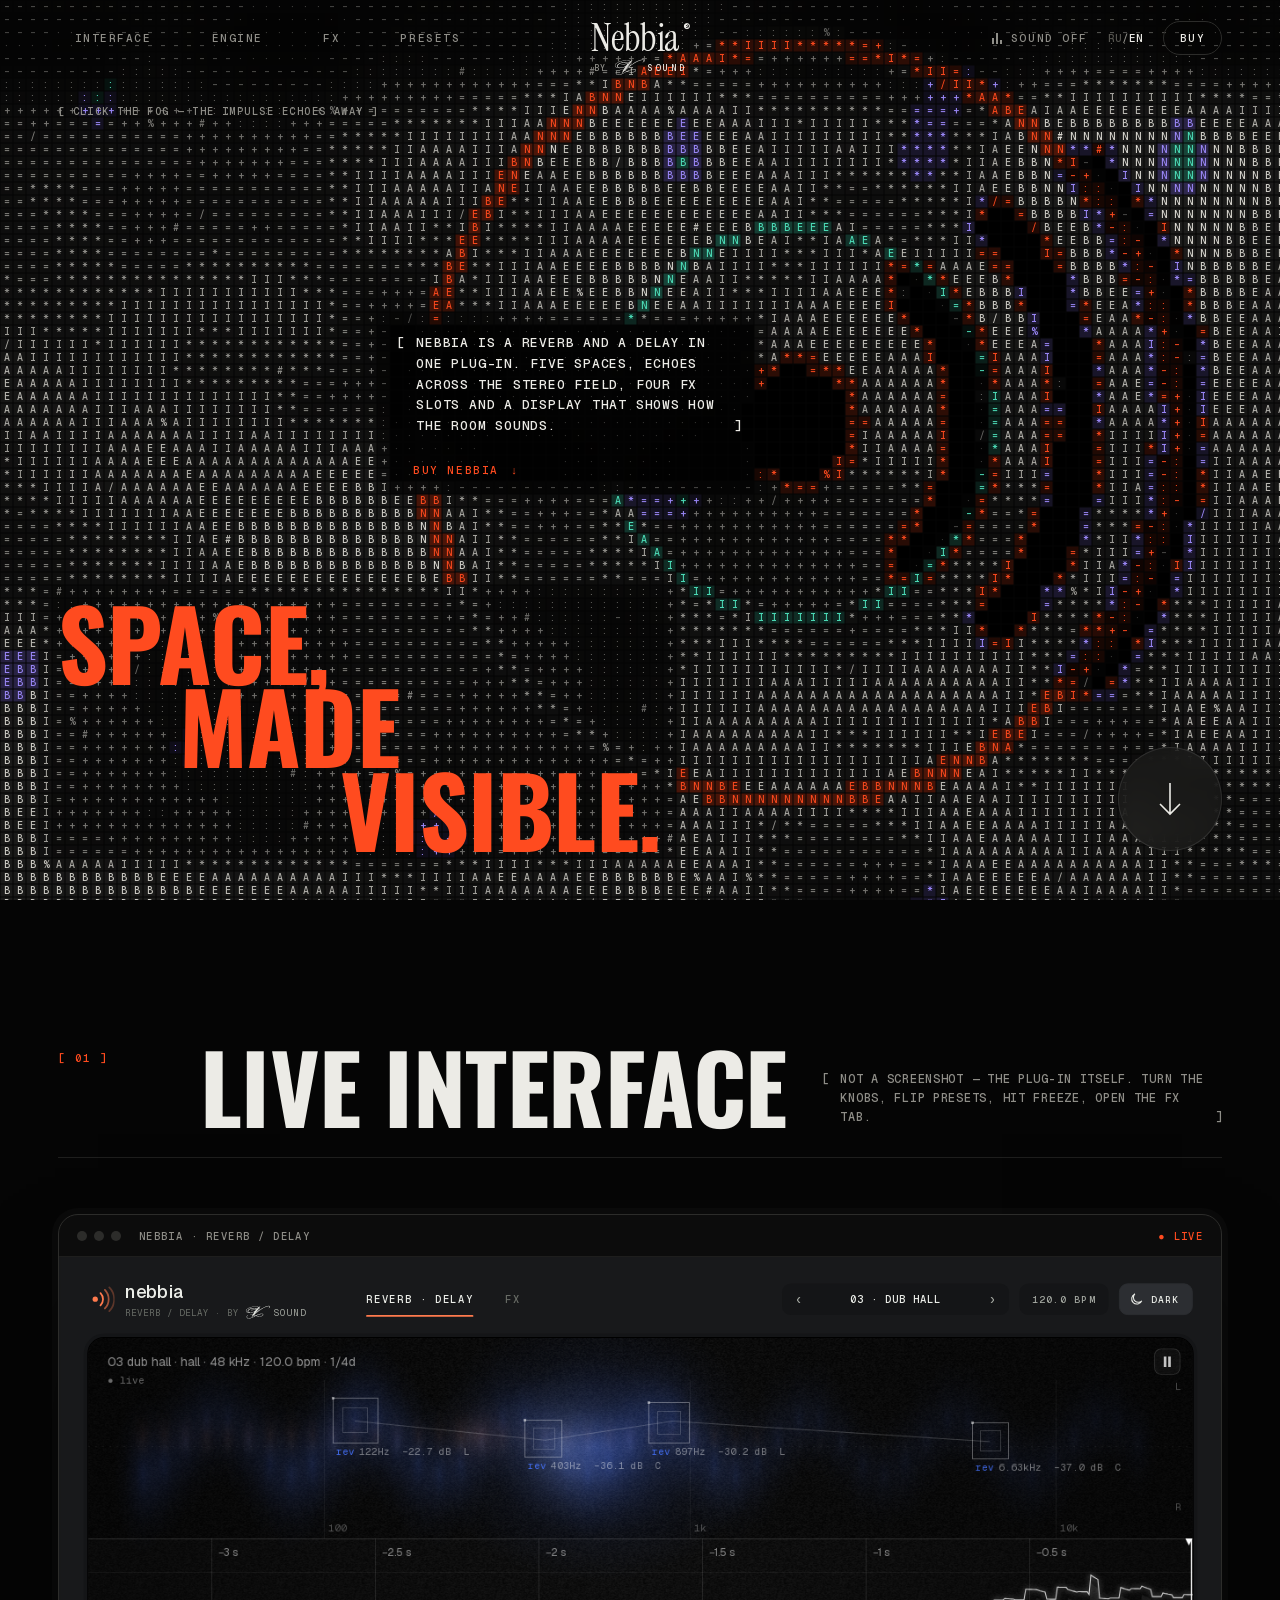
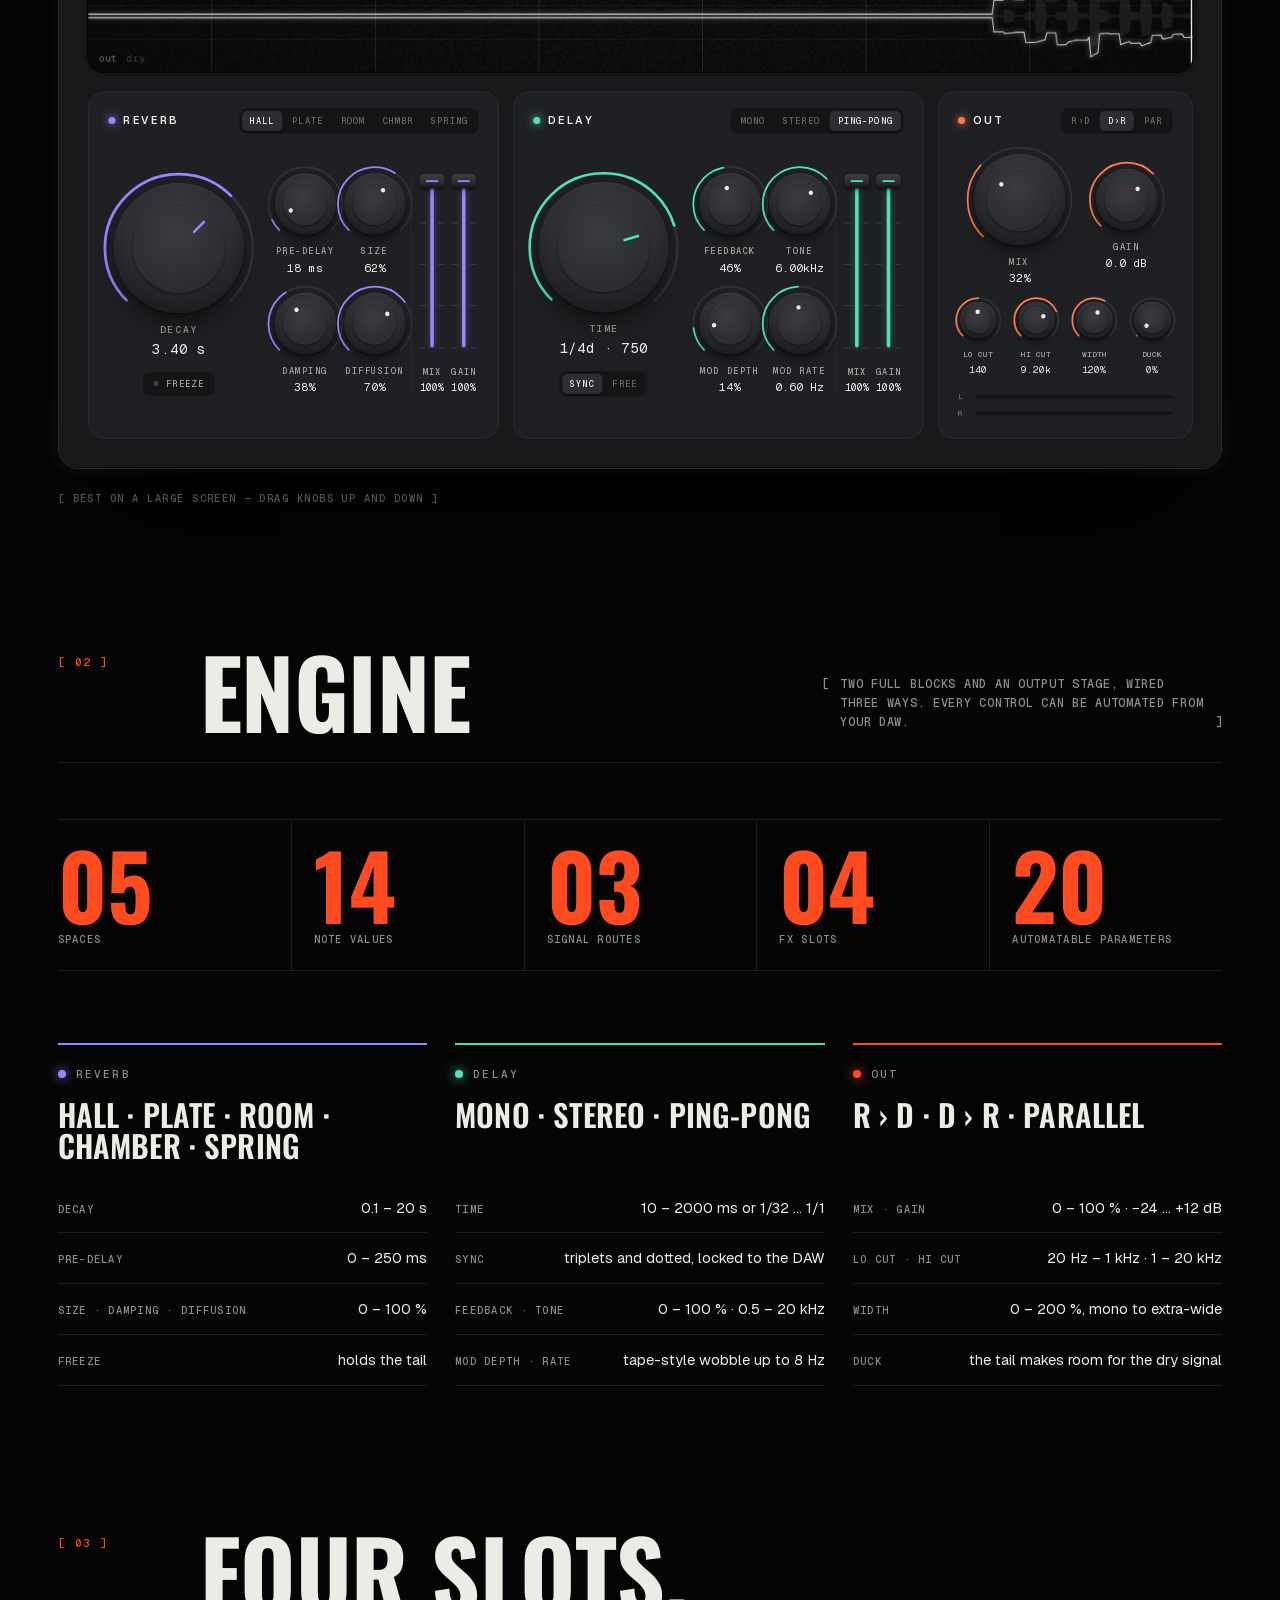
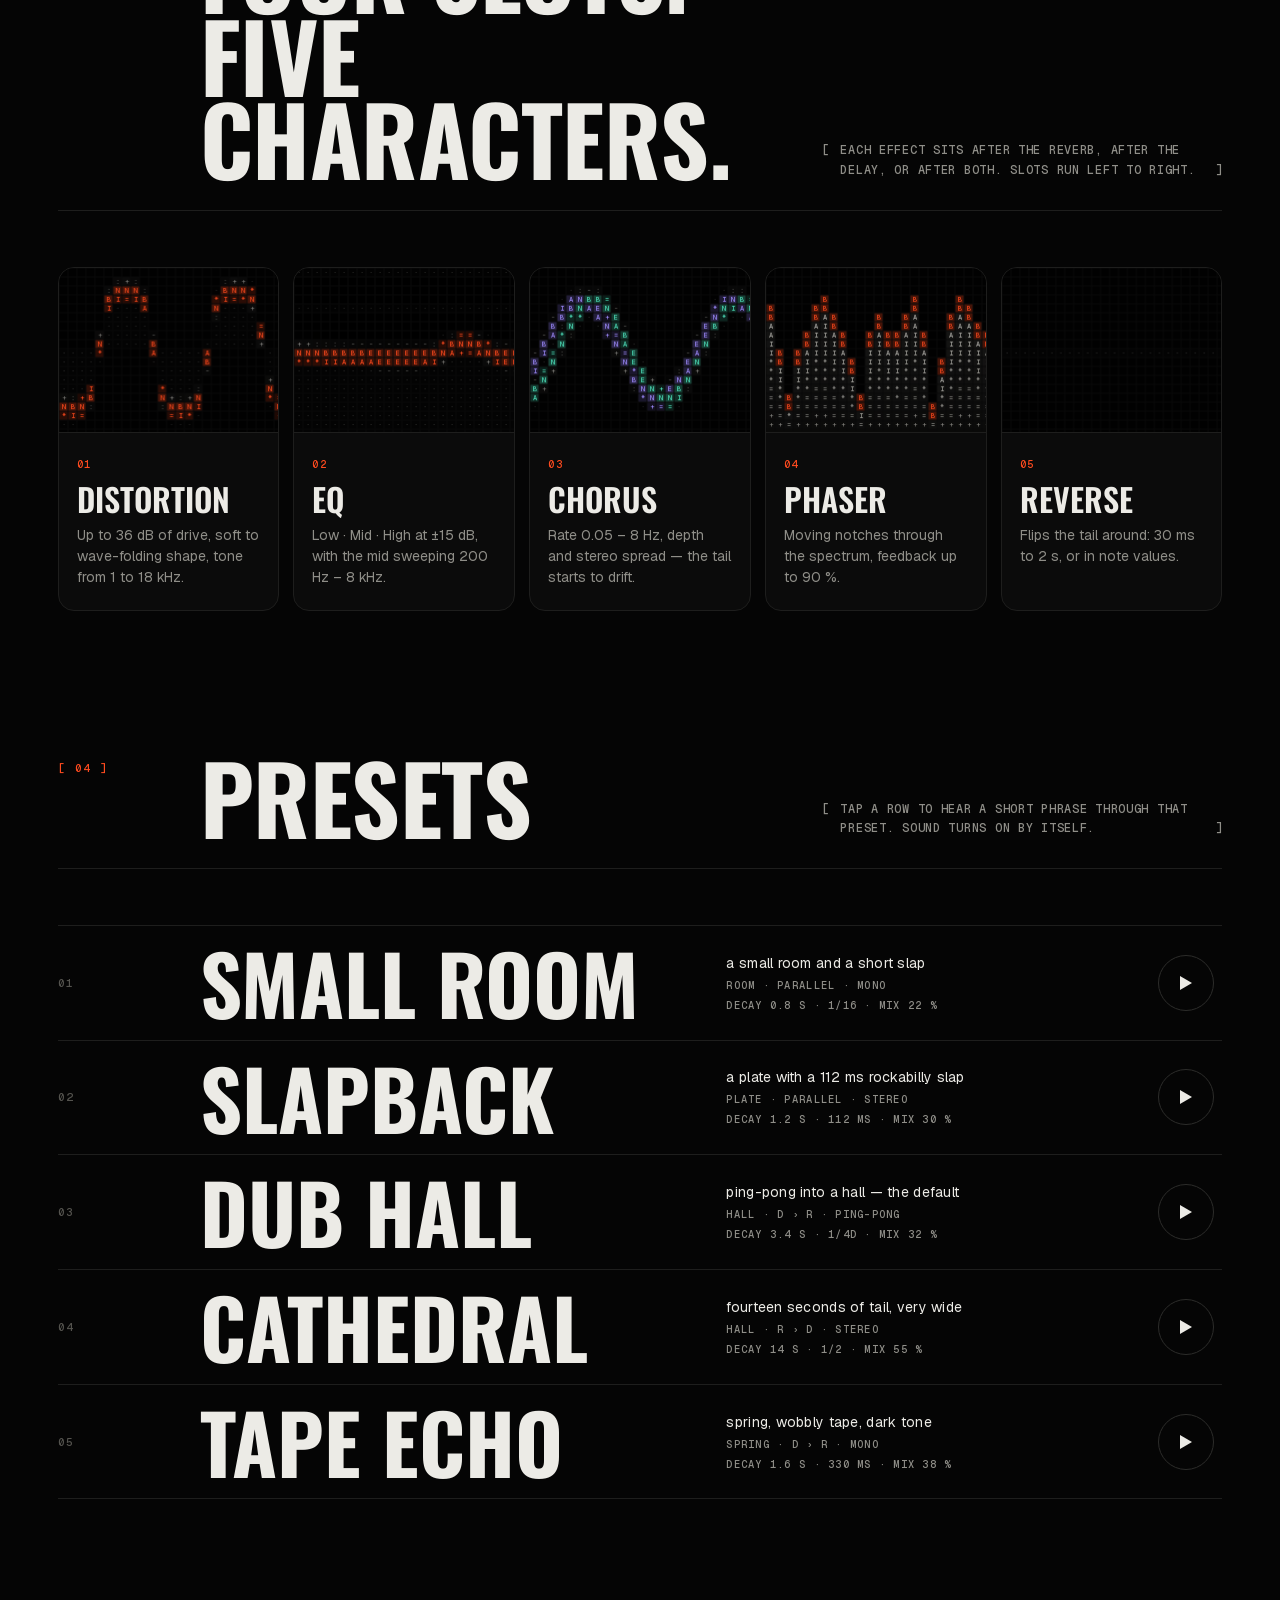
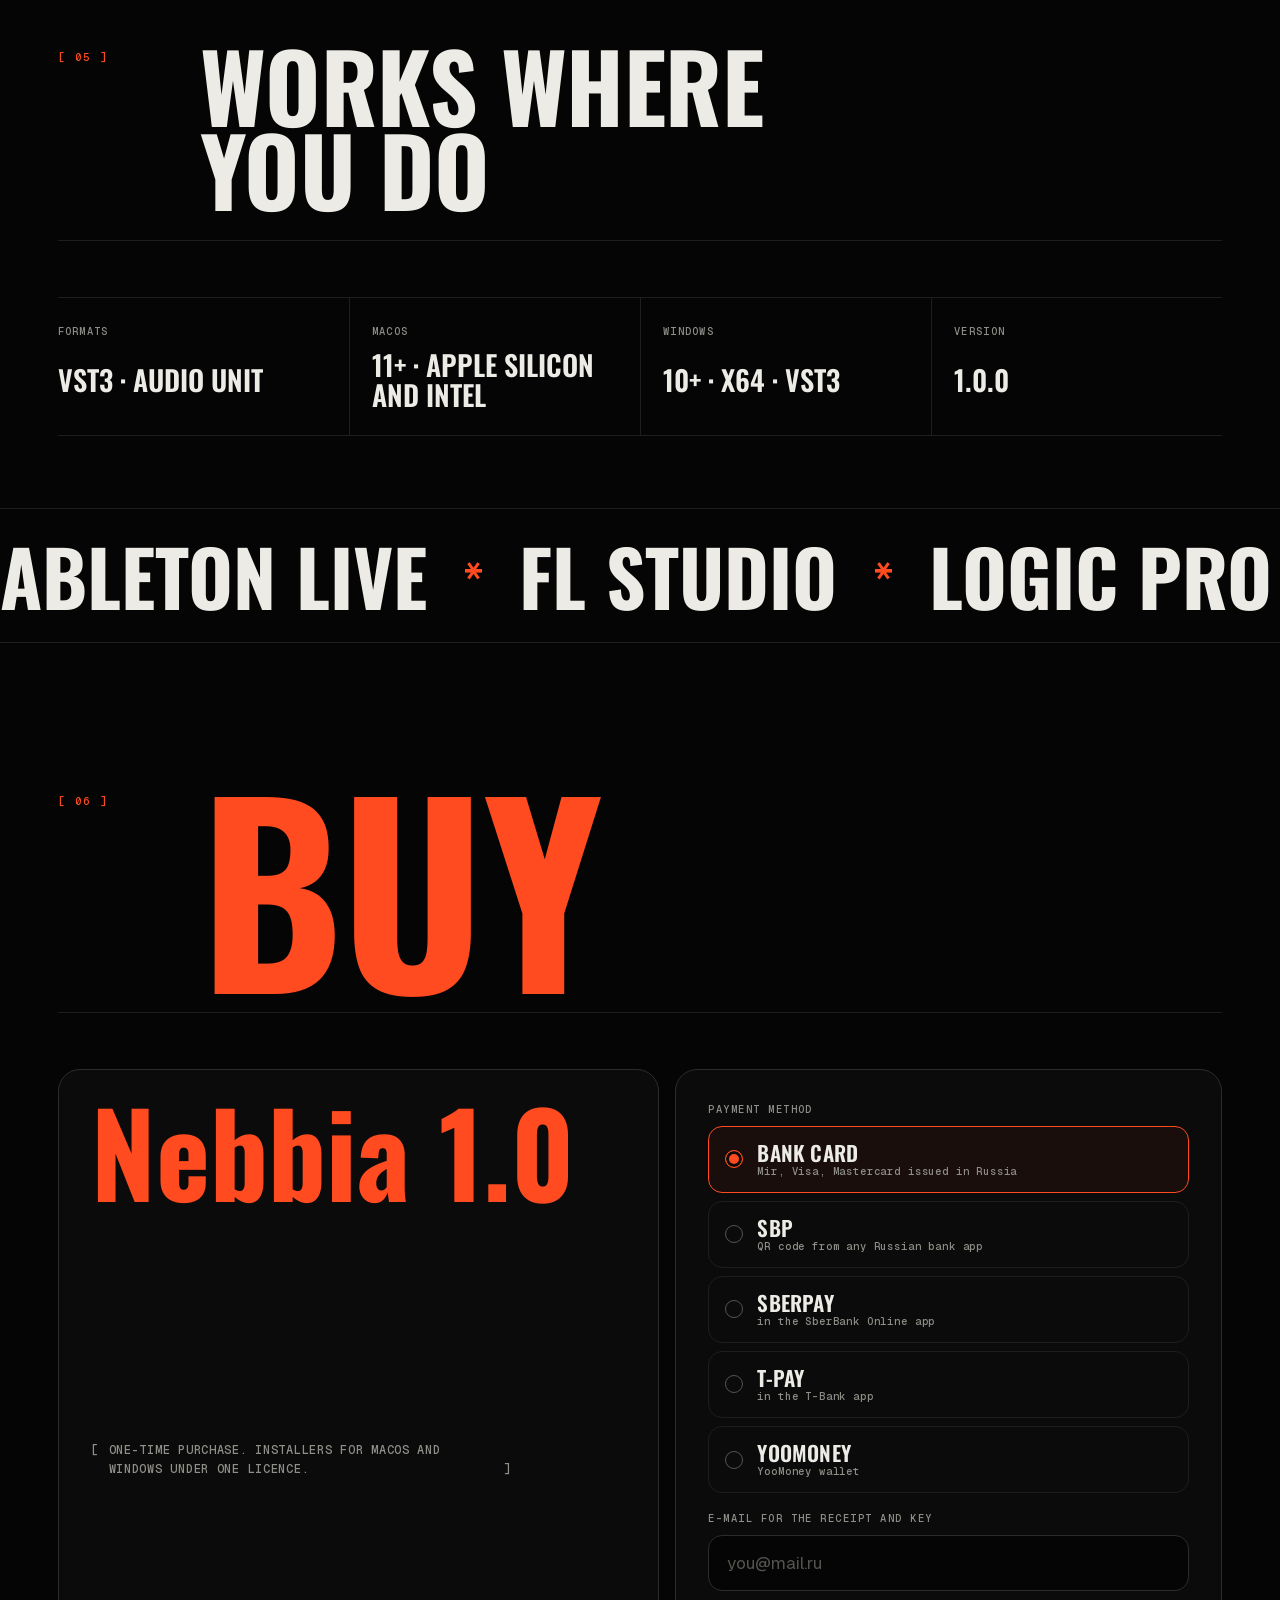
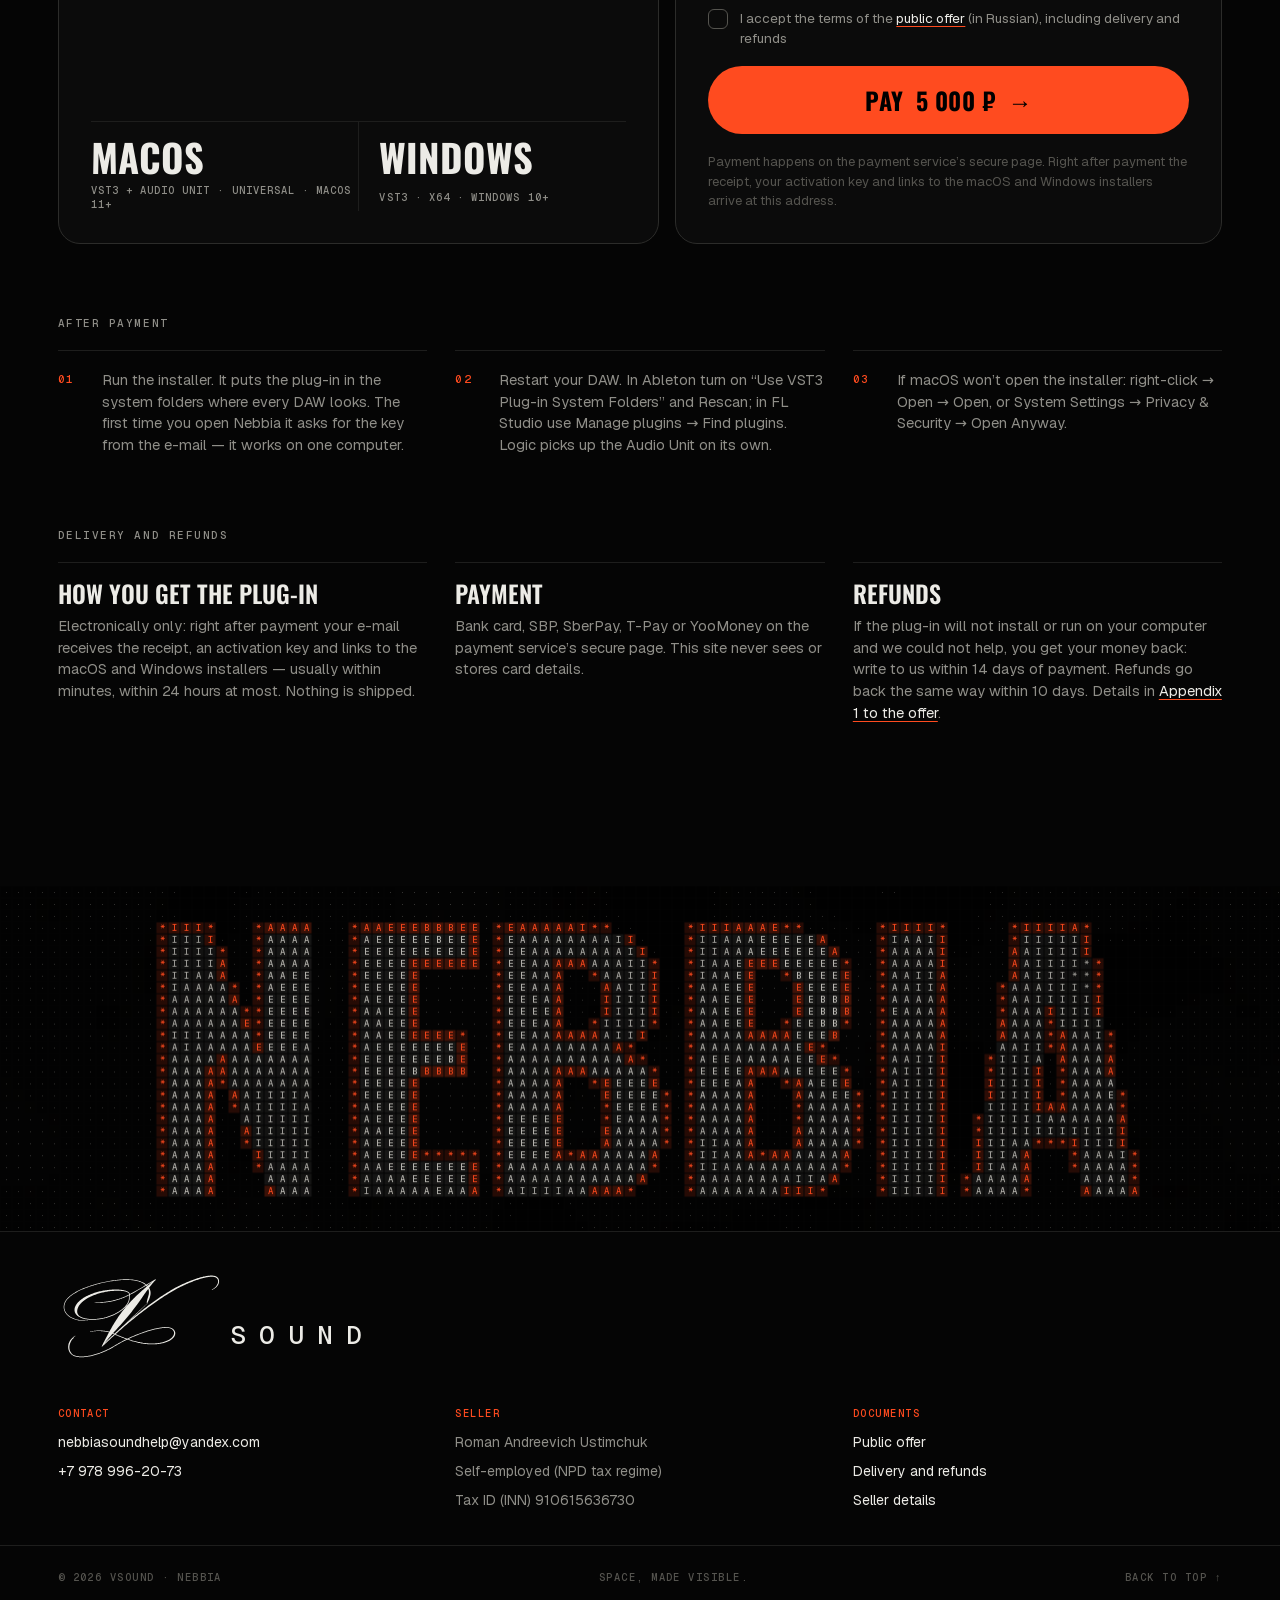
<file: index.html>
<!doctype html>
<html lang="ru">
<head>
<meta charset="utf-8">
<meta name="viewport" content="width=device-width, initial-scale=1">
<title>Nebbia by Vsound — Reverb / Delay</title>
<meta name="description" content="Nebbia — реверб и дилей в одном плагине. VST3 и Audio Unit для macOS и Windows.">
<meta name="theme-color" content="#050505">
<link rel="icon" href="data:image/svg+xml,%3Csvg xmlns='http://www.w3.org/2000/svg' viewBox='0 0 30 30' fill='none' stroke='%23ff4b1f' stroke-width='2.4' stroke-linecap='round'%3E%3Ccircle cx='8' cy='15' r='3.4' fill='%23ff4b1f' stroke='none'/%3E%3Cpath d='M14 8a10 10 0 0 1 0 14'/%3E%3Cpath d='M19 4.5a15 15 0 0 1 0 21' opacity='.6'/%3E%3Cpath d='M24 1.5a19 19 0 0 1 0 27' opacity='.3'/%3E%3C/svg%3E">
<link rel="preconnect" href="https://fonts.googleapis.com">
<link rel="preconnect" href="https://fonts.gstatic.com" crossorigin>
<link href="https://fonts.googleapis.com/css2?family=Instrument+Serif&family=Oswald:wght@500;600;700&display=swap" rel="stylesheet">
<link rel="stylesheet" href="site.css">
</head>
<body>

<header class="top" id="top">
  <nav class="nav-l" aria-label="Разделы">
    <a href="#ui" data-i18n="navUi">Интерфейс</a>
    <a href="#engine" data-i18n="navEngine">Движок</a>
    <a href="#fx">FX</a>
    <a href="#presets" data-i18n="navPresets">Пресеты</a>
  </nav>
  <a class="logo" href="#" aria-label="Nebbia">Nebbia<sup>®</sup><small class="by">by <img src="vsound-v-small.svg" alt="V"><b>SOUND</b></small></a>
  <div class="nav-r">
    <button class="snd" id="snd" aria-pressed="false"><span class="eq" aria-hidden="true"><i></i><i></i><i></i></span><span data-i18n="sndOff">Звук выкл</span></button>
    <button class="lang" id="lang" aria-label="Language"><b data-l="ru">RU</b>/<b data-l="en">EN</b></button>
    <a class="dl" href="#buy"><span data-i18n="navDl">Купить</span></a>
  </div>
</header>

<main>

<!-- ================= HERO ================= -->
<section class="hero" id="hero">
  <canvas id="field" aria-hidden="true"></canvas>

  <div class="blurb" id="blurb">
    <p class="br" data-i18n="blurb">Nebbia — реверб и дилей в одном плагине. Пять пространств, эхо по стерео, четыре FX-слота и дисплей, на котором видно, как звучит комната.</p>
    <a class="cta" href="#buy"><span data-i18n="ctaDl">Купить Nebbia</span> <em>↓</em></a>
  </div>

  <h1 class="headline" id="headline">
    <span class="hl l1" data-i18n="h1a">Пространство,</span>
    <span class="hl l2" data-i18n="h1b">которое</span>
    <span class="hl l3" data-i18n="h1c">видно.</span>
  </h1>

  <p class="hint" id="hint" data-i18n="hint">[ кликните по туману — импульс уйдёт эхом ]</p>

  <a class="down" href="#ui" aria-label="Вниз">
    <svg width="22" height="34" viewBox="0 0 22 34" fill="none" stroke="currentColor" stroke-width="1.6"><path d="M11 1v31M1 22l10 10 10-10"/></svg>
  </a>
</section>

<!-- ================= 01 LIVE UI ================= -->
<section class="sec" id="ui">
  <div class="shead rv">
    <span class="idx">[ 01 ]</span>
    <h2 class="scr" data-i18n="uiH">Живой интерфейс</h2>
    <p class="br" data-i18n="uiP">Это не скриншот — это сам плагин. Крутите ручки, листайте пресеты, включите Freeze, откройте вкладку FX.</p>
  </div>
  <div class="device rv">
    <div class="device-bar"><span><i></i><i></i><i></i></span><b>Nebbia · Reverb / Delay</b><em data-i18n="uiLive">● live</em></div>
    <div class="device-screen"><iframe src="ui/index.html" title="Nebbia plug-in interface" loading="lazy"></iframe></div>
  </div>
  <p class="note rv" data-i18n="uiNote">[ лучше смотреть на большом экране — ручки тянутся вверх и вниз ]</p>
</section>

<!-- ================= 02 ENGINE ================= -->
<section class="sec" id="engine">
  <div class="shead rv">
    <span class="idx">[ 02 ]</span>
    <h2 class="scr" data-i18n="engH">Движок</h2>
    <p class="br" data-i18n="engP">Два полноценных блока и выход, которые можно соединить тремя способами. Каждая ручка автоматизируется из DAW.</p>
  </div>

  <div class="stats rv">
    <div><b class="count" data-n="5">05</b><span data-i18n="st1">пространств</span></div>
    <div><b class="count" data-n="14">14</b><span data-i18n="st2">нотных длительностей</span></div>
    <div><b class="count" data-n="3">03</b><span data-i18n="st3">маршрута сигнала</span></div>
    <div><b class="count" data-n="4">04</b><span data-i18n="st4">FX-слота</span></div>
    <div><b class="count" data-n="20">20</b><span data-i18n="st5">параметров автоматизации</span></div>
  </div>

  <div class="mods">
    <article class="mod rv" style="--c:var(--rev)">
      <header><i></i><span>Reverb</span></header>
      <h3 class="scr">Hall · Plate · Room · Chamber · Spring</h3>
      <ul>
        <li><span>Decay</span><b>0.1 – 20 s</b></li>
        <li><span>Pre-delay</span><b>0 – 250 ms</b></li>
        <li><span>Size · Damping · Diffusion</span><b>0 – 100 %</b></li>
        <li><span>Freeze</span><b data-i18n="freeze">хвост застывает</b></li>
      </ul>
    </article>
    <article class="mod rv" style="--c:var(--dly)">
      <header><i></i><span>Delay</span></header>
      <h3 class="scr">Mono · Stereo · Ping-Pong</h3>
      <ul>
        <li><span>Time</span><b data-i18n="dTime">10 – 2000 ms или 1/32 … 1/1</b></li>
        <li><span>Sync</span><b data-i18n="dSync">триоли и точки по темпу DAW</b></li>
        <li><span>Feedback · Tone</span><b>0 – 100 % · 0.5 – 20 kHz</b></li>
        <li><span>Mod Depth · Rate</span><b data-i18n="dMod">ленточная модуляция до 8 Hz</b></li>
      </ul>
    </article>
    <article class="mod rv" style="--c:var(--hot)">
      <header><i></i><span>Out</span></header>
      <h3 class="scr">R › D · D › R · Parallel</h3>
      <ul>
        <li><span>Mix · Gain</span><b>0 – 100 % · −24 … +12 dB</b></li>
        <li><span>Lo Cut · Hi Cut</span><b>20 Hz – 1 kHz · 1 – 20 kHz</b></li>
        <li><span>Width</span><b data-i18n="oWidth">0 – 200 %, от моно до сверхширины</b></li>
        <li><span>Duck</span><b data-i18n="oDuck">хвост уступает сухому сигналу</b></li>
      </ul>
    </article>
  </div>
</section>

<!-- ================= 03 FX ================= -->
<section class="sec" id="fx">
  <div class="shead rv">
    <span class="idx">[ 03 ]</span>
    <h2 class="scr" data-i18n="fxH">Четыре слота. Пять характеров.</h2>
    <p class="br" data-i18n="fxP">Каждый эффект встаёт после реверба, после дилея или после обоих. Слоты обрабатываются слева направо.</p>
  </div>
  <div class="fxgrid">
    <article class="fxc rv" data-fx="distortion"><canvas></canvas><div><span class="n">01</span><h3>Distortion</h3><p data-i18n="fx1">Drive до 36 dB, форма от мягкой до folding, тон 1–18 kHz.</p></div></article>
    <article class="fxc rv" data-fx="eq"><canvas></canvas><div><span class="n">02</span><h3>EQ</h3><p data-i18n="fx2">Low · Mid · High по ±15 dB, середина плавает от 200 Hz до 8 kHz.</p></div></article>
    <article class="fxc rv" data-fx="chorus"><canvas></canvas><div><span class="n">03</span><h3>Chorus</h3><p data-i18n="fx3">Rate 0.05–8 Hz, глубина и стерео-разнос — хвост начинает плыть.</p></div></article>
    <article class="fxc rv" data-fx="phaser"><canvas></canvas><div><span class="n">04</span><h3>Phaser</h3><p data-i18n="fx4">Бегущие вырезы по спектру, обратная связь до 90 %.</p></div></article>
    <article class="fxc rv" data-fx="reverse"><canvas></canvas><div><span class="n">05</span><h3>Reverse</h3><p data-i18n="fx5">Разворачивает хвост: от 30 ms до 2 s или в долях такта.</p></div></article>
  </div>
</section>

<!-- ================= 04 PRESETS ================= -->
<section class="sec" id="presets">
  <div class="shead rv">
    <span class="idx">[ 04 ]</span>
    <h2 class="scr" data-i18n="prH">Пресеты</h2>
    <p class="br" data-i18n="prP">Нажмите на строку — прозвучит короткая фраза через этот пресет. Звук включится сам.</p>
  </div>
  <ol class="plist" id="plist"></ol>
</section>

<!-- ================= 05 COMPAT ================= -->
<section class="sec" id="compat">
  <div class="shead rv">
    <span class="idx">[ 05 ]</span>
    <h2 class="scr" data-i18n="cpH">Работает там, где вы</h2>
  </div>
  <div class="specs rv">
    <div><span data-i18n="cpF">Форматы</span><b>VST3 · Audio Unit</b></div>
    <div><span>macOS</span><b data-i18n="cpMac">11+ · Apple Silicon и Intel</b></div>
    <div><span>Windows</span><b data-i18n="cpWin">10+ · x64 · VST3</b></div>
    <div><span data-i18n="cpV">Версия</span><b>1.0.0</b></div>
  </div>
  <div class="marquee" aria-label="Ableton Live, FL Studio, Logic Pro, Cubase, Reaper, Bitwig, Studio One, GarageBand">
    <div class="mq-track" aria-hidden="true">
      <span>Ableton Live</span><i>*</i><span>FL Studio</span><i>*</i><span>Logic Pro</span><i>*</i><span>Cubase</span><i>*</i><span>Reaper</span><i>*</i><span>Bitwig</span><i>*</i><span>Studio One</span><i>*</i><span>GarageBand</span><i>*</i>
      <span>Ableton Live</span><i>*</i><span>FL Studio</span><i>*</i><span>Logic Pro</span><i>*</i><span>Cubase</span><i>*</i><span>Reaper</span><i>*</i><span>Bitwig</span><i>*</i><span>Studio One</span><i>*</i><span>GarageBand</span><i>*</i>
    </div>
  </div>
</section>

<!-- ================= 06 BUY ================= -->
<section class="sec" id="buy">
  <div class="shead rv">
    <span class="idx">[ 06 ]</span>
    <h2 class="scr big" data-i18n="buyH">Купить</h2>
  </div>

  <div class="buy">
    <div class="price rv">
      <b class="scr">Nebbia 1.0</b>
      <p class="br" data-i18n="priceP">Разовая покупка. Установщики для macOS и Windows — в одной лицензии.</p>
      <div class="incl">
        <div><span class="os">macOS</span><span class="det" data-i18n="dlMac">VST3 + Audio Unit · Universal · macOS 11+</span></div>
        <div><span class="os">Windows</span><span class="det" data-i18n="dlWin">VST3 · x64 · Windows 10+</span></div>
      </div>
    </div>

    <form class="pay rv" id="pay">
      <fieldset>
        <legend data-i18n="payL">Способ оплаты</legend>
        <label class="pm"><input type="radio" name="pm" value="card" checked><span><b data-i18n="pmCard">Банковская карта</b><small data-i18n="pmCardS">Мир, Visa, Mastercard российских банков</small></span></label>
        <label class="pm"><input type="radio" name="pm" value="sbp"><span><b data-i18n="pmSbp">СБП</b><small data-i18n="pmSbpS">по QR-коду из приложения любого банка</small></span></label>
        <label class="pm"><input type="radio" name="pm" value="sberpay"><span><b>SberPay</b><small data-i18n="pmSberS">в приложении СберБанк Онлайн</small></span></label>
        <label class="pm"><input type="radio" name="pm" value="tpay"><span><b>T-Pay</b><small data-i18n="pmTS">в приложении Т-Банка</small></span></label>
        <label class="pm"><input type="radio" name="pm" value="yoomoney"><span><b data-i18n="pmYoo">ЮMoney</b><small data-i18n="pmYooS">кошелёк ЮMoney</small></span></label>
      </fieldset>
      <label class="mail">
        <span data-i18n="mailL">E-mail для чека и ключа</span>
        <input type="email" name="email" id="email" required autocomplete="email" inputmode="email" placeholder="you@mail.ru">
      </label>
      <label class="agree"><input type="checkbox" name="agree" required><span data-i18n="agree">Я принимаю условия <a href="oferta.html" target="_blank">публичной оферты</a>, включая порядок передачи и возврата</span></label>
      <button class="paybtn" type="submit"><span data-i18n="payBtn">Оплатить</span> 5 000 ₽ <em>→</em></button>
      <p class="paynote" id="payNote" data-i18n="payNote">Оплата проходит на защищённой странице платёжного сервиса. Сразу после оплаты на эту почту придут чек, ключ активации и ссылки на установщики для macOS и Windows.</p>
    </form>
  </div>

  <h3 class="after rv" data-i18n="afterH">После оплаты</h3>
  <div class="steps">
    <div class="rv"><span class="idx">01</span><p data-i18n="s1">Запустите установщик. Он положит плагин в системные папки, где его ищет любая DAW. При первом открытии Nebbia попросит ключ из письма — он работает на одном компьютере.</p></div>
    <div class="rv"><span class="idx">02</span><p data-i18n="s2">Перезапустите DAW. В Ableton включите «Use VST3 Plug-in System Folders» и нажмите Rescan; в FL Studio — Manage plugins → Find plugins. Logic подхватит Audio Unit сам.</p></div>
    <div class="rv"><span class="idx">03</span><p data-i18n="s3">Если macOS не даёт открыть установщик: правый клик → «Открыть» → «Открыть», или System Settings → Privacy &amp; Security → Open Anyway.</p></div>
  </div>

  <h3 class="after rv" id="terms" data-i18n="termsH">Получение и возврат</h3>
  <div class="terms">
    <div class="rv"><b data-i18n="tGetH">Как приходит плагин</b><p data-i18n="tGet">Только в электронном виде: сразу после оплаты на ваш e-mail приходят кассовый чек, ключ активации и ссылки на установщики для macOS и Windows — обычно за пару минут, максимум за 24 часа. Физической доставки нет.</p></div>
    <div class="rv"><b data-i18n="tPayH">Оплата</b><p data-i18n="tPay">Банковская карта, СБП, SberPay, T-Pay или ЮMoney на защищённой странице платёжного сервиса. Данные карты сайт не видит и не хранит.</p></div>
    <div class="rv"><b data-i18n="tRetH">Возврат</b><p data-i18n="tRet">Если плагин не устанавливается или не работает на вашем компьютере и мы не смогли помочь, вернём деньги: напишите на почту в течение 14 дней после оплаты. Деньги возвращаются тем же способом в течение 10 дней. Подробно — в <a href="oferta.html#app1">Приложении № 1 к оферте</a>.</p></div>
  </div>
</section>

</main>

<!-- ================= FOOTER ================= -->
<footer class="foot">
  <canvas id="wordmark" aria-hidden="true"></canvas>
  <div class="fbrand" aria-label="Vsound"><img src="vsound-v.svg" alt="V"><span>SOUND</span></div>
  <div class="finfo">
    <div><span data-i18n="fCont">Контакты</span>
      <a href="mailto:nebbiasoundhelp@yandex.com">nebbiasoundhelp@yandex.com</a>
      <a href="tel:+79789962073">+7 978 996-20-73</a></div>
    <div><span data-i18n="fSeller">Продавец</span>
      <p data-i18n="fName">Устимчук Роман Андреевич</p>
      <p data-i18n="fStatus">Самозанятый (плательщик НПД)</p>
      <p data-i18n="fInn">ИНН 910615636730</p></div>
    <div><span data-i18n="fDocs">Документы</span>
      <a href="oferta.html" data-i18n="fOffer">Публичная оферта</a>
      <a href="#terms" data-i18n="fTerms">Получение и возврат</a>
      <a href="oferta.html#s11" data-i18n="fReq">Реквизиты</a></div>
  </div>
  <div class="frow">
    <span>© 2026 Vsound · Nebbia</span>
    <span data-i18n="fTag">Пространство, которое видно.</span>
    <a href="#top" data-i18n="fTop">Наверх ↑</a>
  </div>
</footer>

<script src="site.js"></script>
</body>
</html>
</file>
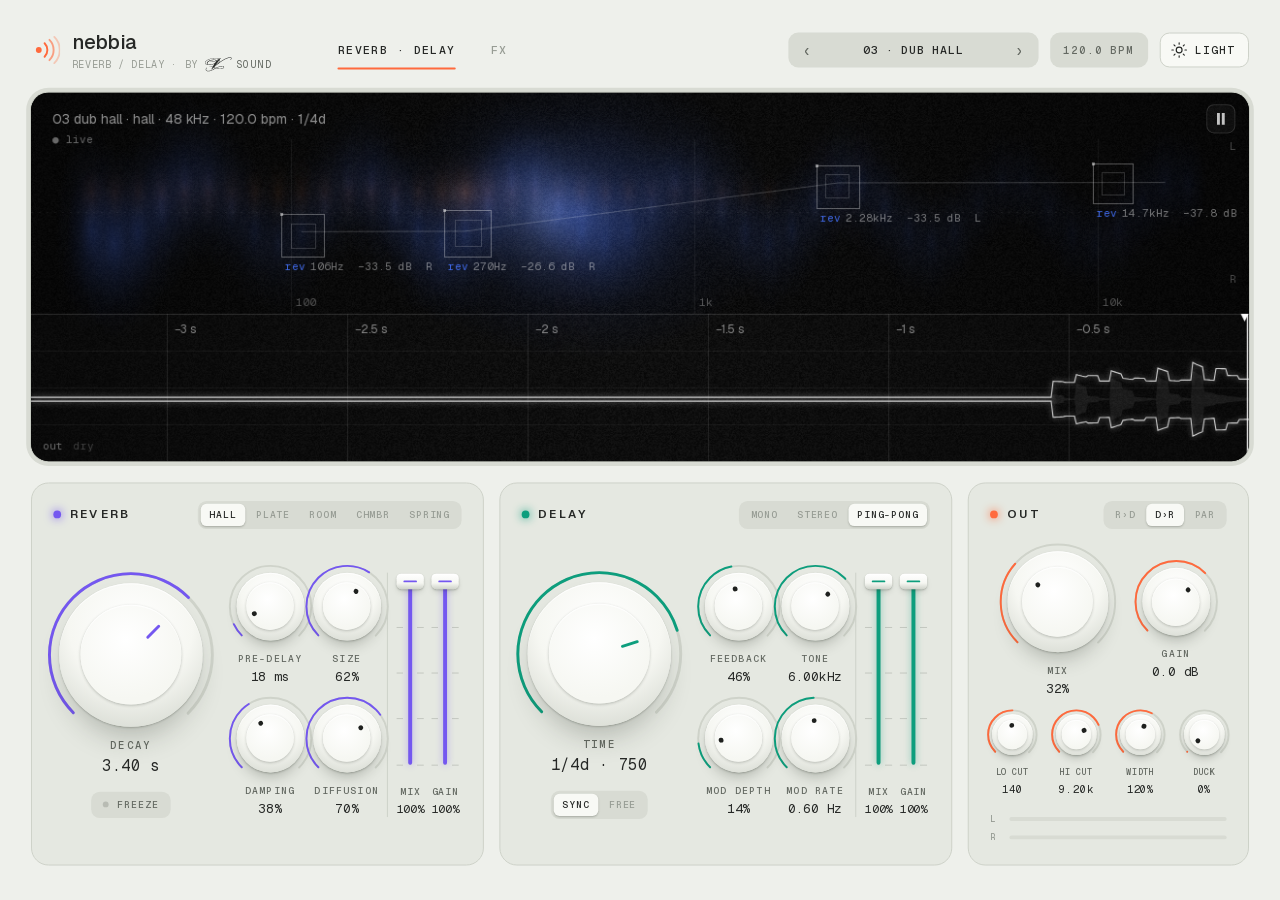
<file: ui/index.html>
<!doctype html>
<html>
<head>
<meta charset="utf-8">
<title>Nebbia</title>
<style>
@font-face{font-family:"Geist";src:url("fonts/Geist.woff2") format("woff2");font-weight:100 900}
@font-face{font-family:"Geist Mono";src:url("fonts/GeistMono.woff2") format("woff2");font-weight:100 900}
/* Layout: header with tabs → wide display (stereo field | impulse response) → three modules: reverb, delay, output. Scaled to fit the plugin window. */
:root{
  --page:#dcdfd9; --body:#eef0eb; --panel:#e5e8e1; --well:#d8dbd3; --chip:#f8f9f5; --edge:#cdd1c8;
  --ink:#262826; --ink-2:#646962; --ink-3:#979c94;
  --rev:#7457f0; --dly:#0d9e7d; --accent:#ff6a3d;
  --knob-face:#f6f7f2; --knob-hi:#ffffff; --knob-shade:#cfd3ca; --knurl:rgba(0,0,0,.13); --knob-dot:#1e201e;
  --track:#cfd3ca; --shadow:rgba(40,48,36,.28); --hl:rgba(255,255,255,.9);
  --screen-edge:#c4c8bf;
  --sans:"Geist", "Helvetica Neue", system-ui, sans-serif;
  --mono:"Geist Mono", ui-monospace, "SF Mono", Menlo, monospace;
  color-scheme:light;
}
@media (prefers-color-scheme: dark){:root:not([data-theme="light"]){
  --page:#0e0f10; --body:#18191b; --panel:#1f2023; --well:#141517; --chip:#2c2e32; --edge:#2c2e32;
  --ink:#ebede8; --ink-2:#a3a7a0; --ink-3:#686c66;
  --rev:#9a85ff; --dly:#4fe3bd; --accent:#ff7a4d;
  --knob-face:#2b2d30; --knob-hi:#3a3c40; --knob-shade:#131416; --knurl:rgba(255,255,255,.07); --knob-dot:#ebede8;
  --track:#303236; --shadow:rgba(0,0,0,.6); --hl:rgba(255,255,255,.06);
  --screen-edge:#000;
  color-scheme:dark}}
:root[data-theme="dark"]{
  --page:#0e0f10; --body:#18191b; --panel:#1f2023; --well:#141517; --chip:#2c2e32; --edge:#2c2e32;
  --ink:#ebede8; --ink-2:#a3a7a0; --ink-3:#686c66;
  --rev:#9a85ff; --dly:#4fe3bd; --accent:#ff7a4d;
  --knob-face:#2b2d30; --knob-hi:#3a3c40; --knob-shade:#131416; --knurl:rgba(255,255,255,.07); --knob-dot:#ebede8;
  --track:#303236; --shadow:rgba(0,0,0,.6); --hl:rgba(255,255,255,.06);
  --screen-edge:#000;
  color-scheme:dark}

*{box-sizing:border-box}
[hidden]{display:none!important}
html,body{margin:0;height:100%;overflow:hidden}
body{background:var(--body);color:var(--ink);font-family:var(--sans);font-size:14px;transition:background .3s;-webkit-user-select:none;user-select:none;cursor:default}
.stage{position:fixed;inset:0;overflow:hidden}
.device{position:absolute;left:0;top:0;width:1320px;transform-origin:0 0;padding:22px 32px 32px;background:var(--body);transition:background .3s}

/* header */
.bar{display:flex;align-items:center;gap:28px;height:52px;margin-bottom:18px}
.brand{display:flex;align-items:center;gap:12px}
.brand svg{color:var(--accent)}
.brand b{font:500 21px var(--sans);letter-spacing:-.02em}
.brand small{font:400 10.5px var(--mono);color:var(--ink-3);letter-spacing:.08em;text-transform:uppercase;margin-top:3px}
.tabs{display:flex;gap:4px;margin-left:24px;height:100%;align-items:stretch}
.tab{background:none;border:0;cursor:pointer;font:500 12px var(--mono);letter-spacing:.14em;text-transform:uppercase;color:var(--ink-3);padding:0 16px;position:relative}
.tab::after{content:"";position:absolute;left:16px;right:16px;bottom:6px;height:2px;border-radius:2px;background:var(--accent);transform:scaleX(0);transition:transform .2s}
.tab[aria-selected="true"]{color:var(--ink)}
.tab[aria-selected="true"]::after{transform:scaleX(1)}
.tab .badge{font-size:9px;letter-spacing:.08em;color:var(--ink-3);border:1px solid var(--edge);border-radius:4px;padding:1px 4px;margin-left:6px;vertical-align:2px}
.right{margin-left:auto;display:flex;align-items:center;gap:12px}
.preset{display:flex;align-items:center;background:var(--well);border-radius:10px;height:36px;padding:0 4px}
.preset button{background:none;border:0;color:var(--ink-2);font:400 16px var(--sans);width:30px;height:30px;border-radius:7px;cursor:pointer}
.preset button:hover{background:var(--chip);color:var(--ink)}
.preset span{font:500 12px var(--mono);letter-spacing:.08em;text-transform:uppercase;min-width:190px;text-align:center;font-variant-numeric:tabular-nums}
.preset em{font-style:normal;color:var(--accent)}
.chip{font:500 11px var(--mono);letter-spacing:.1em;color:var(--ink-2);background:var(--well);border-radius:10px;height:36px;display:flex;align-items:center;padding:0 14px;text-transform:uppercase}
.theme{display:flex;align-items:center;gap:8px;height:36px;padding:0 14px 0 10px;border-radius:10px;border:1px solid var(--edge);background:var(--chip);color:var(--ink);cursor:pointer;font:500 11px var(--mono);letter-spacing:.1em;text-transform:uppercase}
.theme svg{width:18px;height:18px}
button:focus{outline:none}
:is(button,.knob):focus-visible{outline:1.5px solid var(--accent);outline-offset:3px}

/* display */
.screen{position:relative;height:380px;border-radius:18px;overflow:hidden;background:#030303;box-shadow:0 0 0 1px var(--screen-edge),0 0 0 5px var(--well),inset 0 0 0 1px rgba(255,255,255,.05)}
.screen canvas{position:absolute;inset:0;width:100%;height:100%;display:block}
.sbtn{position:absolute;top:12px;display:flex;gap:6px;right:14px}
.sbtn button{width:30px;height:30px;border-radius:8px;border:1px solid rgba(255,255,255,.12);background:rgba(255,255,255,.04);color:rgba(255,255,255,.75);cursor:pointer;display:grid;place-items:center}
.sbtn button:hover{background:rgba(255,255,255,.1)}

/* modules */
.mods{display:grid;grid-template-columns:1fr 1fr 290px;gap:16px;margin-top:22px}
.mod{background:var(--panel);border:1px solid var(--edge);border-radius:18px;padding:18px 22px 22px;display:flex;flex-direction:column;gap:18px;transition:background .3s}
.mhead{display:flex;align-items:center;justify-content:space-between;gap:10px;height:28px}
.mtitle{display:flex;align-items:center;gap:9px;font:600 12px var(--sans);letter-spacing:.22em;text-transform:uppercase}
.mtitle i{width:8px;height:8px;border-radius:50%;background:var(--arc);box-shadow:0 0 10px var(--arc);transition:background .2s,box-shadow .2s,opacity .2s}
.pwr{width:22px;height:22px;margin:-7px -7px -7px -7px;padding:0;border:0;border-radius:50%;background:none;display:grid;place-items:center;cursor:pointer}
.pwr:hover{background:var(--well)}
.mod.off .pwr i{background:var(--ink-3);box-shadow:none;opacity:.7}
.mod.off .mtitle{color:var(--ink-3)}
.mod :is(.mbody,.mhead .seg){transition:opacity .25s}
.mod.off :is(.mbody,.mhead .seg){opacity:.38}
.m-rev{--arc:var(--rev)} .m-dly{--arc:var(--dly)} .m-out{--arc:var(--accent)}
.mbody{display:grid;grid-template-columns:auto 1fr;gap:26px;align-items:center;flex:1}
.bigcol{display:grid;justify-items:center;gap:16px;padding:12px 6px 0}
.quad{display:grid;grid-template-columns:1fr 1fr;gap:20px 8px;justify-items:center}
.quad.tri{grid-template-columns:1fr 1fr auto;gap:20px 4px}

/* vertical faders (module mix / gain): top = 100%, bottom = 0% */
.faders{grid-column:3;grid-row:1/span 2;align-self:stretch;display:flex;gap:2px;padding-left:6px;margin-left:0;border-left:1px solid var(--edge)}
.fw{display:grid;grid-template-rows:1fr auto;justify-items:center;gap:12px;width:34px}
.fd{position:relative;width:34px;height:100%;min-height:150px;cursor:ns-resize;touch-action:none;border-radius:8px;--v:1}
.fd .ftrk{position:absolute;left:50%;top:9px;bottom:9px;width:4px;margin-left:-2px;border-radius:2px;background:var(--track)}
.fd .ffill{position:absolute;left:0;right:0;bottom:0;height:calc(var(--v) * 100%);border-radius:2px;background:var(--arc);box-shadow:0 0 8px color-mix(in srgb,var(--arc) 45%,transparent);transition:background .3s}
.fd .tk{position:absolute;left:3px;right:3px;height:1px;top:calc(9px + (1 - var(--p)) * (100% - 18px));background:linear-gradient(90deg,var(--ink-3) 0 7px,transparent 7px calc(100% - 7px),var(--ink-3) calc(100% - 7px));opacity:.45}
.fd .thumb{position:absolute;left:50%;width:28px;height:16px;margin-left:-14px;top:calc(1px + (1 - var(--v)) * (100% - 18px));border-radius:5px;
  background:linear-gradient(var(--knob-hi),var(--knob-face) 60%,var(--knob-shade));box-shadow:0 4px 8px -3px var(--shadow),0 1px 2px var(--shadow),inset 0 1px 0 var(--hl)}
.fd .thumb::after{content:"";position:absolute;left:7px;right:7px;top:50%;height:2px;margin-top:-1px;border-radius:1px;background:var(--arc)}
.fd:focus-visible{outline:1.5px solid var(--accent);outline-offset:2px}
.fw .kn{letter-spacing:.1em}
.fw .kv{font-size:12px}

/* segmented */
.seg{display:inline-flex;background:var(--well);border-radius:9px;padding:3px;gap:2px}
.seg button{font:500 10px var(--mono);letter-spacing:.1em;text-transform:uppercase;color:var(--ink-3);padding:5px 9px;border-radius:6px;background:none;border:0;cursor:pointer;white-space:nowrap}
.seg button:hover{color:var(--ink-2)}
.seg button.on{background:var(--chip);color:var(--ink);box-shadow:0 1px 2px var(--shadow)}
.led{display:inline-flex;align-items:center;gap:8px;font:500 10px var(--mono);letter-spacing:.12em;text-transform:uppercase;color:var(--ink-2);background:var(--well);border:0;border-radius:9px;padding:7px 12px;cursor:pointer}
.led::before{content:"";width:6px;height:6px;border-radius:50%;background:var(--ink-3);opacity:.5}
.led[aria-pressed="true"]{color:var(--ink)}
.led[aria-pressed="true"]::before{background:var(--arc);opacity:1;box-shadow:0 0 8px var(--arc)}

/* knobs */
.kw{display:grid;justify-items:center;gap:12px;width:max-content}
.kf{position:relative;width:var(--d);height:var(--d)}
.kf svg{position:absolute;pointer-events:none;overflow:visible}
.kf .trk{stroke:var(--track)} .kf .val{stroke:var(--arc,var(--ink));transition:stroke .3s}
.knob{position:absolute;inset:0;border-radius:50%;cursor:ns-resize;touch-action:none;
  background:radial-gradient(circle at 50% 30%,var(--knob-hi),var(--knob-face) 50%,var(--knob-shade) 100%);
  box-shadow:0 calc(var(--d)*.12) calc(var(--d)*.2) calc(var(--d)*-.06) var(--shadow),0 1px 2px var(--shadow),inset 0 1px 0 var(--hl)}
.knob::before{content:"";position:absolute;inset:0;border-radius:50%;background:repeating-conic-gradient(var(--knurl) 0deg 1.6deg,transparent 1.6deg 5deg);
  -webkit-mask:radial-gradient(circle,transparent 74%,#000 76%);mask:radial-gradient(circle,transparent 74%,#000 76%)}
.knob::after{content:"";position:absolute;inset:15%;border-radius:50%;background:radial-gradient(circle at 45% 35%,var(--knob-hi),var(--knob-face) 70%);box-shadow:0 1px 3px var(--shadow),inset 0 1px 0 var(--hl)}
.cap{position:absolute;inset:15%;border-radius:50%;transform:rotate(var(--a,0deg));z-index:1}
.cap i{position:absolute;left:50%;top:9%;width:5px;height:5px;margin-left:-2.5px;border-radius:50%;background:var(--knob-dot)}
.big .cap i{width:3px;height:18%;margin-left:-1.5px;border-radius:2px;background:var(--arc,var(--knob-dot))}
.kl{display:grid;justify-items:center;gap:4px;white-space:nowrap}
.kn{font:500 10px var(--mono);letter-spacing:.14em;text-transform:uppercase;color:var(--ink-2)}
.kv{font:400 13px var(--mono);color:var(--ink);font-variant-numeric:tabular-nums}
.big .kn{font-size:11px}.big .kv{font-size:16px}
.mini .kn{font-size:9px;letter-spacing:.08em}.mini .kv{font-size:11px}

/* output */
.outtop{display:flex;align-items:center;justify-content:space-around;padding-top:6px}
.minis{display:flex;justify-content:space-between;padding-inline:2px}
.meters{display:grid;gap:7px}
.meters div{display:grid;grid-template-columns:12px 1fr;align-items:center;gap:8px;font:500 9px var(--mono);color:var(--ink-3)}
.meters span{height:4px;border-radius:2px;background:var(--well);position:relative;overflow:hidden}
.meters span::after{content:"";position:absolute;inset:0 auto 0 0;width:var(--l,0%);border-radius:2px;background:linear-gradient(90deg,var(--dly),var(--rev) 70%,var(--accent))}

/* fx tab */
.fx{min-height:796px;display:grid;grid-template-rows:auto 1fr;gap:20px}
.fxhead{display:flex;align-items:baseline;justify-content:space-between;border-bottom:1px solid var(--edge);padding-bottom:16px}
.fxhead h2{margin:0;font:500 26px var(--sans);letter-spacing:-.02em}
.fxhead p{margin:6px 0 0;color:var(--ink-2);font-size:14px}
.chain{font:500 11px var(--mono);letter-spacing:.12em;color:var(--ink-3);text-transform:uppercase}
/* fx slots */
.slots{display:grid;grid-template-columns:repeat(4,minmax(0,1fr));gap:16px}
.slot{position:relative;min-width:0;border-radius:18px;background:var(--panel);border:1px solid var(--edge);padding:16px 16px 18px;display:flex;flex-direction:column;transition:background .3s}
.slot[data-target="rev"]{--arc:var(--rev)} .slot[data-target="dly"]{--arc:var(--dly)} .slot[data-target="wet"]{--arc:var(--accent)}
.slot[data-type="empty"]{background:none;border:1.5px dashed var(--edge);padding:0}
.slot[data-type="empty"] .sbody,.slot:not([data-type="empty"]) .sadd{display:none}
.sadd{flex:1;display:grid;place-content:center;justify-items:center;gap:14px;background:none;border:0;border-radius:18px;cursor:pointer;color:var(--ink-3);font-family:var(--sans)}
.sadd .plus{width:46px;height:46px;border-radius:50%;border:1px solid var(--edge);display:grid;place-items:center;font-size:22px;font-weight:300;transition:transform .2s,border-color .2s,color .2s}
.sadd:hover .plus{transform:scale(1.08);border-color:var(--ink-3);color:var(--ink)}
.sadd b{font:500 11px var(--mono);letter-spacing:.14em;color:var(--ink-2)}
.sadd small{font:400 11px var(--mono);letter-spacing:.08em}
.sbody{flex:1;min-height:0;display:flex;flex-direction:column;gap:14px}
.shd{display:flex;align-items:center;gap:10px;height:28px}
.sno{font:500 10px var(--mono);letter-spacing:.12em;color:var(--ink-3)}
.sname{display:flex;align-items:center;gap:7px;background:none;border:0;padding:5px 7px;margin-left:-5px;border-radius:7px;cursor:pointer;color:var(--ink);font:600 12px var(--sans);letter-spacing:.2em;text-transform:uppercase}
.sname:hover,.sx:hover{background:var(--well)}
.sname svg{opacity:.5}
.sx{margin-left:auto;width:26px;height:26px;border-radius:7px;border:0;background:none;color:var(--ink-3);cursor:pointer;font:300 18px var(--sans);line-height:1}
.sx:hover{color:var(--ink)}
.tseg{align-self:flex-start}
.tseg button.on{color:var(--arc)}
.fxscr{position:relative;flex:1;min-height:170px;border-radius:14px;overflow:hidden;background:#030303;box-shadow:0 0 0 1px var(--screen-edge),0 0 0 4px var(--well),inset 0 0 0 1px rgba(255,255,255,.05)}
.fxscr canvas{position:absolute;inset:0;width:100%;height:100%;display:block}
.fxk{display:grid;grid-template-columns:1fr 1fr;gap:16px 6px;justify-items:center;align-items:center;margin-top:4px}
.rsync{display:none}
.slot[data-type="reverse"] .kw[data-k$="D"]{display:none}
.slot[data-type="reverse"] .rsync{display:inline-flex}
.slot :is(.fxscr,.fxk,.tseg){transition:opacity .25s}
.slot.off :is(.fxscr,.fxk,.tseg){opacity:.38}
.slot.off .pwr i{background:var(--ink-3);box-shadow:none;opacity:.7}
.slot.off .sname{color:var(--ink-3)}
.picker{position:absolute;inset:-1px;z-index:5;border-radius:18px;background:var(--panel);border:1px solid var(--edge);padding:16px;display:flex;flex-direction:column;gap:6px;box-shadow:0 20px 40px -20px var(--shadow);animation:pk .18s ease-out}
@keyframes pk{from{opacity:0;transform:translateY(6px) scale(.98)}}
.ph{display:flex;align-items:center;justify-content:space-between;font:500 10px var(--mono);letter-spacing:.14em;text-transform:uppercase;color:var(--ink-3);margin-bottom:8px}
.pick{display:grid;grid-template-columns:40px 1fr;grid-template-rows:auto auto;column-gap:12px;align-items:center;text-align:left;padding:10px;border-radius:12px;border:0;background:none;cursor:pointer;color:var(--ink);font-family:var(--sans)}
.pick:hover,.pick.cur{background:var(--well)}
.pick i{grid-row:1/span 2;width:40px;height:40px;border-radius:10px;background:var(--chip);display:grid;place-items:center;color:var(--accent);box-shadow:0 1px 2px var(--shadow)}
.pick b{font:600 12px var(--sans);letter-spacing:.18em;text-transform:uppercase}
.pick small{font:400 10.5px var(--mono);letter-spacing:.06em;color:var(--ink-3)}
.fxn{font:500 9.5px var(--mono);letter-spacing:.1em;color:var(--arc);border:1px solid var(--edge);border-radius:5px;padding:2px 5px;cursor:pointer;text-transform:lowercase}
.fxn:empty{display:none}
.chain{display:flex;gap:18px;flex-wrap:wrap;justify-content:flex-end}
.ch-rev{--arc:var(--rev)} .ch-dly{--arc:var(--dly)} .ch-wet{--arc:var(--accent)}
.chain b{color:var(--arc);font-weight:500}
.chain b.x{opacity:.4;text-decoration:line-through}
@media (prefers-reduced-motion: reduce){*{transition:none!important}}

/* activation: covers the plug-in until a licence key is activated (only shown inside the plug-in) */
.lic{position:fixed;inset:0;z-index:50;display:grid;place-items:center;padding:24px;background:color-mix(in srgb,var(--page) 72%,transparent);-webkit-backdrop-filter:blur(14px) saturate(.6);backdrop-filter:blur(14px) saturate(.6);animation:licIn .35s ease-out}
@keyframes licIn{from{opacity:0}}
.lic-card{width:min(460px,100%);display:grid;gap:18px;padding:30px 30px 26px;border-radius:22px;background:var(--panel);border:1px solid var(--edge);box-shadow:0 40px 80px -30px var(--shadow);-webkit-user-select:text;user-select:text}
.lic-card .brand svg{color:var(--accent)}
.lic-card h2{margin:4px 0 0;font:500 24px var(--sans);letter-spacing:-.02em}
.lic-card p{margin:0;color:var(--ink-2);font-size:13.5px;line-height:1.5}
.lic-in{height:52px;padding:0 16px;border-radius:12px;border:1px solid var(--edge);background:var(--well);color:var(--ink);font:500 16px var(--mono);letter-spacing:.08em;text-transform:uppercase;outline:none;transition:border-color .2s}
.lic-in::placeholder{color:var(--ink-3)}
.lic-in:focus{border-color:var(--accent)}
.lic-go{height:48px;border:0;border-radius:12px;background:var(--accent);color:#120804;font:600 12px var(--mono);letter-spacing:.14em;text-transform:uppercase;cursor:pointer;transition:filter .2s,opacity .2s}
.lic-go:hover{filter:brightness(1.08)}
.lic-go:disabled{opacity:.55;cursor:default}
.lic-msg{min-height:20px;font-size:13px;line-height:1.45;color:var(--ink-2)}
.lic-msg.err{color:#ff5a4a}
.lic-msg.ok{color:var(--dly)}
.lic-foot{display:flex;justify-content:space-between;gap:12px;padding-top:14px;border-top:1px solid var(--edge);font:500 10.5px var(--mono);letter-spacing:.06em;color:var(--ink-3)}
.lic-foot button{background:none;border:0;padding:0;font:inherit;color:var(--accent);cursor:pointer}
.maker{display:inline-flex;align-items:center;gap:3px;white-space:nowrap}
.maker .vs{width:30px;height:16px;color:var(--ink);margin:-4px 0 -4px 3px}
.maker .vsn{color:var(--ink-2);letter-spacing:.14em}
</style>
</head>
<body>
<svg width="0" height="0" style="position:absolute" aria-hidden="true"><symbol id="vsound" viewBox="136 280 834 460"><path fill="currentColor" d="M319.9 435.0 L328.6 435.8 L337.3 437.4 L346 437.9 L354.6 437.6 L363 437.1 L371.4 436.3 L379.6 435.4 L387.7 434.3 L395.7 433.0 L403.5 431.5 L411.2 429.9 L418.8 428.1 L426.2 426.2 L433.5 424.1 L440.6 422.0 L447.5 419.7 L454.3 417.4 L460.9 414.9 L467.3 412.4 L473.6 409.8 L479.6 407.1 L485.5 404.4 L491.1 401.7 L496.5 398.9 L502.3 395.8 L508.1 392.8 L513.8 389.7 L519.6 386.5 L525.3 383.4 L531 380.2 L536.6 377.0 L542.3 373.7 L547.9 370.5 L553.5 367.3 L559.1 364.0 L564.7 360.7 L570.2 357.5 L575.7 354.2 L581.2 351.0 L586.6 347.8 L592 344.5 L597.4 341.4 L602.7 338.2 L608 335.0 L613.2 331.9 L618.5 328.8 L623.6 325.8 L628.8 322.7 L623.2 313.3 L618.1 316.3 L612.9 319.3 L607.6 322.4 L602.4 325.6 L597.1 328.7 L591.7 331.9 L586.4 335.1 L581 338.3 L575.5 341.5 L570.1 344.8 L564.6 348.0 L559.1 351.3 L553.6 354.5 L548 357.7 L542.4 361.0 L536.8 364.2 L531.2 367.4 L525.6 370.6 L519.9 373.7 L514.2 376.9 L508.6 380.0 L502.9 383.1 L497.2 386.1 L491.5 389.1 L486.2 391.8 L480.7 394.5 L475.1 397.1 L469.2 399.7 L463.2 402.2 L457 404.6 L450.6 407.0 L444 409.3 L437.3 411.5 L430.4 413.6 L423.4 415.6 L416.2 417.4 L408.9 419.1 L401.4 420.7 L393.8 422.1 L386.1 423.4 L378.2 424.5 L370.3 425.4 L362.2 426.1 L354 426.6 L345.7 426.9 L337.3 427.6 L328.8 429.0 L320.1 429.0ZM316.7 432.0a3.3 3.3 0 1 0 6.6 0a3.3 3.3 0 1 0 -6.6 0ZM622.7 318.0a3.3 3.3 0 1 0 6.6 0a3.3 3.3 0 1 0 -6.6 0ZM499.7 406.0 L501.2 401.8 L502.1 397.1 L502 392.6 L501.1 388.3 L499.3 384.4 L496.8 380.9 L493.7 378.0 L490.2 375.5 L486.2 373.3 L481.9 371.5 L477.4 369.8 L472.5 368.4 L467.3 367.2 L461.8 366.2 L456.1 365.4 L450.2 364.7 L444.1 364.3 L437.9 363.9 L431.6 363.8 L425.2 363.8 L418.7 363.9 L412.3 364.1 L405.8 364.4 L399.3 364.7 L386.6 366.1 L374.2 367.8 L362.1 369.9 L350.3 372.4 L338.8 375.2 L327.7 378.3 L316.9 381.7 L306.5 385.4 L296.5 389.4 L287 393.6 L278 398.1 L269.4 402.8 L261.3 407.8 L253.8 412.9 L246.8 418.3 L240.4 423.9 L234.6 429.7 L229.5 435.8 L225.1 442.1 L221.4 448.7 L218.7 455.5 L216.9 462.5 L216.2 469.7 L216.6 476.8 L218.2 483.0 L220.6 488.5 L223.8 493.5 L227.5 497.9 L231.7 501.9 L236.2 505.3 L241.2 508.4 L246.4 511.2 L252 513.7 L257.9 515.9 L264.2 517.8 L270.7 519.4 L277.5 520.7 L284.6 521.7 L291.8 522.5 L299.2 522.9 L306.8 523.1 L314.4 523.1 L322.2 522.8 L330 522.3 L337.8 521.6 L345.7 520.6 L353.5 519.4 L361.2 517.9 L370.2 516.0 L379.1 513.6 L387.9 511.0 L396.7 508.0 L405.3 504.8 L413.8 501.2 L422 497.4 L430 493.3 L437.8 489.0 L445.2 484.5 L452.4 479.8 L459.2 474.8 L465.6 469.7 L471.6 464.3 L477.1 458.9 L482.1 453.2 L486.6 447.4 L490.6 441.5 L494 435.4 L496.7 429.1 L498.7 422.8 L500 416.3 L500.4 409.8 L500 403.6 L488 404.4 L488.3 409.7 L488 414.7 L487 419.8 L485.4 424.9 L483.1 430.0 L480.3 435.2 L476.8 440.3 L472.8 445.5 L468.3 450.5 L463.3 455.5 L457.8 460.4 L451.8 465.2 L445.5 469.8 L438.8 474.3 L431.7 478.6 L424.3 482.7 L416.7 486.5 L408.9 490.2 L400.8 493.5 L392.6 496.6 L384.3 499.5 L375.8 502.0 L367.3 504.2 L358.8 506.1 L351.4 507.4 L344 508.6 L336.5 509.5 L329 510.2 L321.6 510.7 L314.2 511.0 L306.9 511.0 L299.8 510.8 L292.8 510.4 L286 509.7 L279.5 508.8 L273.3 507.6 L267.4 506.2 L261.8 504.5 L256.6 502.5 L251.9 500.3 L247.8 497.8 L244.1 495.0 L241.2 492.0 L238.8 488.8 L237.1 485.5 L236 482.1 L235.5 478.7 L235.4 475.2 L235.7 470.8 L236.5 466.4 L237.8 462.0 L239.7 457.4 L242.2 452.6 L245.4 447.7 L249.3 442.7 L253.8 437.7 L259.1 432.7 L265 427.8 L271.5 422.9 L278.6 418.2 L286.3 413.6 L294.6 409.2 L303.4 405.0 L312.6 401.0 L322.3 397.2 L332.5 393.7 L343 390.5 L353.9 387.6 L365.2 385.0 L376.7 382.7 L388.6 380.8 L400.7 379.3 L406.8 378.7 L413 378.3 L419.2 378.0 L425.4 377.8 L431.5 377.7 L437.6 377.7 L443.5 377.8 L449.2 378.1 L454.7 378.5 L460 379.1 L464.9 379.8 L469.5 380.6 L473.8 381.6 L477.6 382.8 L481 384.2 L483.8 385.7 L486 387.3 L487.7 388.9 L488.9 390.5 L489.6 392.2 L490 393.9 L490 396.0 L489.5 398.5 L488.3 402.0ZM490.4 404.0a3.6 3.6 0 1 0 7.3 0a3.6 3.6 0 1 0 -7.3 0ZM490.4 404.0a3.6 3.6 0 1 0 7.3 0a3.6 3.6 0 1 0 -7.3 0ZM285.9 521.3 L275.4 521.5 L265.4 521.3 L255.8 520.0 L246.6 518.3 L237.9 516.3 L229.7 514.0 L222 511.4 L214.8 508.5 L208 505.3 L201.8 501.9 L196.1 498.2 L190.9 494.2 L186.4 490.0 L182.4 485.6 L179 480.9 L176.2 476.1 L174 471.1 L172.4 466.0 L171.4 460.7 L171.1 455.3 L171.4 449.7 L172.4 444.0 L174.1 438.1 L176.4 432.3 L181 424.7 L187 417.2 L194.3 409.9 L202.7 402.7 L212.3 395.7 L223 388.9 L234.5 382.4 L246.9 376.1 L260 370.1 L273.8 364.4 L288.1 359.0 L302.8 354.0 L317.9 349.2 L333.2 344.9 L348.7 340.8 L364.3 337.2 L379.9 334.0 L395.3 331.1 L410.5 328.7 L425.4 326.6 L439.9 325.0 L453.9 323.9 L467.3 323.2 L480 322.9 L489.9 323.1 L499.3 323.6 L508.3 324.4 L516.9 325.5 L525 326.8 L532.7 328.5 L539.9 330.4 L546.7 332.6 L552.9 335.0 L558.7 337.7 L564.1 340.6 L568.9 343.7 L573.3 347.0 L577.1 350.4 L580.5 354.1 L583.4 357.9 L585.8 361.8 L587.7 365.8 L589.2 370.0 L590.2 374.3 L590.9 378.7 L591 383.3 L590.8 388.0 L590.1 393.0 L589.4 395.7 L588.6 398.7 L587.8 401.6 L586.9 404.4 L586.1 407.1 L585.3 409.7 L584.6 412.2 L583.9 414.6 L583.4 416.9 L582.9 419.2 L582.5 421.3 L582.1 423.4 L581.8 425.3 L581.6 427.1 L581.4 428.8 L581.3 430.4 L581.3 431.8 L581.1 433.1 L580.9 434.3 L581 435.5 L581.2 436.8 L581.9 438.1 L583.1 439.1 L584.1 439.6 L585.9 434.4 L585.8 434.5 L586.2 434.8 L586.4 435.1 L586.4 435.0 L586.4 434.6 L586.5 433.9 L586.7 433.0 L587.3 432.0 L588 430.8 L588.8 429.5 L589.7 428.0 L590.6 426.4 L591.6 424.6 L592.7 422.7 L593.8 420.6 L594.8 418.4 L595.8 416.0 L596.8 413.4 L597.7 410.7 L598.6 407.9 L599.4 404.9 L600.3 401.9 L601.1 398.7 L601.9 395.0 L602.7 389.1 L602.9 383.2 L602.5 377.5 L601.5 371.9 L600 366.5 L597.9 361.3 L595.2 356.3 L592 351.6 L588.4 347.2 L584.2 343.0 L579.6 339.0 L574.6 335.3 L569.1 331.9 L563.1 328.8 L556.8 325.9 L549.9 323.3 L542.7 320.9 L535 318.9 L526.9 317.1 L518.3 315.7 L509.4 314.5 L500 313.7 L490.2 313.2 L480 313.1 L467 313.3 L453.2 314.0 L439 315.2 L424.2 316.8 L409.1 318.9 L393.6 321.3 L378 324.2 L362.2 327.5 L346.4 331.2 L330.6 335.3 L315.1 339.7 L299.7 344.5 L284.7 349.7 L270.1 355.2 L256.1 361.0 L242.6 367.2 L229.8 373.6 L217.9 380.4 L206.8 387.5 L196.6 394.9 L187.5 402.6 L179.6 410.6 L172.9 419.0 L167.6 427.7 L164.7 434.8 L162.7 441.7 L161.6 448.6 L161.2 455.3 L161.6 461.9 L162.8 468.4 L164.7 474.6 L167.4 480.6 L170.7 486.4 L174.7 491.8 L179.3 497.0 L184.6 501.8 L190.4 506.3 L196.7 510.4 L203.6 514.1 L211 517.5 L218.9 520.3 L227.3 522.7 L236.2 524.5 L245.4 525.8 L255.1 526.5 L265.1 526.7 L275.4 527.0 L286.1 526.7ZM283.0 524.0a3.0 3.0 0 1 0 5.9 0a3.0 3.0 0 1 0 -5.9 0ZM582.0 437.0a3.0 3.0 0 1 0 5.9 0a3.0 3.0 0 1 0 -5.9 0ZM621.9 313.6 L613.5 320.6 L603.9 328.5 L593.2 337.2 L581.6 346.8 L569.1 357.1 L556 368.2 L542.3 380.0 L528.3 392.5 L514.1 405.8 L499.9 419.9 L485.9 434.6 L472.1 450.1 L458.9 466.2 L446.2 482.9 L434.1 500.1 L422.7 517.6 L411.9 535.2 L401.8 552.9 L392.3 570.4 L383.3 587.5 L374.8 604.1 L366.7 619.9 L359.1 635.0 L351.8 648.9 L362.2 655.1 L371 642.3 L381.2 629.3 L392.5 616.0 L404.6 602.3 L417.5 588.4 L430.9 574.2 L444.5 559.6 L458.3 544.8 L472.1 529.6 L485.6 514.1 L498.8 498.4 L511.6 482.4 L523.9 466.3 L535.8 450.1 L547.1 434.1 L558 418.4 L568.4 403.1 L578.5 388.5 L588.1 374.6 L597.4 361.7 L606.2 349.9 L614.7 339.4 L622.6 330.2 L630.1 322.4ZM622.4 318.0a3.6 3.6 0 1 0 7.3 0a3.6 3.6 0 1 0 -7.3 0ZM353.4 652.0a3.6 3.6 0 1 0 7.3 0a3.6 3.6 0 1 0 -7.3 0ZM359.8 654.8 L375.9 642.5 L391.3 628.7 L406.7 614.2 L422.6 599.6 L438.8 584.9 L455.5 570.2 L472.4 555.5 L489.6 540.8 L507.1 526.2 L524.7 511.8 L542.4 497.6 L560.3 483.7 L578.1 470.0 L595.9 456.6 L613.7 443.7 L631.4 431.2 L648.9 419.2 L666.2 407.7 L683.3 396.8 L700 386.5 L716.4 376.8 L732.4 367.9 L748 359.8 L763.1 352.5 L773.1 347.9 L782.9 343.6 L792.5 339.5 L801.8 335.6 L810.9 332.0 L819.7 328.7 L828.2 325.6 L836.5 322.8 L844.5 320.2 L852.2 317.9 L859.6 315.8 L866.7 313.9 L873.5 312.4 L880 311.0 L886.2 309.9 L892 309.1 L897.5 308.5 L902.7 308.1 L907.4 308.0 L911.8 308.1 L915.9 308.5 L919.5 309.0 L922.7 309.8 L925.2 310.6 L927.3 311.7 L929.3 313.1 L931 314.6 L932.3 316.2 L933.4 317.9 L934.3 319.8 L934.9 321.7 L935.4 323.8 L935.5 326.0 L935.5 328.4 L935.2 330.8 L934.6 333.4 L933.8 336.0 L932.8 338.6 L931.5 341.3 L930.1 344.1 L928.4 346.9 L926.5 349.8 L924.4 352.6 L922 355.5 L919.3 358.3 L916 360.6 L912.4 362.6 L908.4 364.4 L911.6 371.6 L915.9 369.7 L920 367.4 L923.9 365.1 L927.9 363.0 L931.7 360.5 L935.1 357.8 L938.2 354.8 L941 351.6 L943.5 348.2 L945.5 344.6 L947.2 340.9 L948.4 337.1 L949.3 333.3 L949.7 329.5 L949.8 325.6 L949.5 321.8 L948.8 318.1 L947.6 314.4 L945.9 310.9 L943.8 307.7 L941.2 304.6 L938.2 301.9 L934.8 299.5 L930.8 297.4 L926.5 296.0 L922.1 295.0 L917.5 294.3 L912.6 293.9 L907.4 293.7 L902 293.9 L896.2 294.3 L890.2 294.9 L883.9 295.8 L877.3 297.0 L870.4 298.4 L863.3 300.1 L855.9 302.0 L848.2 304.1 L840.2 306.6 L832 309.2 L823.5 312.1 L814.7 315.3 L805.7 318.7 L796.4 322.4 L786.9 326.3 L777.2 330.4 L767.2 334.9 L756.9 339.5 L741.5 347.0 L725.6 355.4 L709.3 364.4 L692.6 374.2 L675.7 384.6 L658.4 395.7 L640.9 407.3 L623.2 419.5 L605.4 432.1 L587.5 445.1 L569.5 458.6 L551.5 472.3 L533.6 486.4 L515.7 500.7 L498 515.2 L480.4 529.9 L463.1 544.6 L446.1 559.4 L429.3 574.3 L412.9 589.1 L397 603.8 L381.5 618.3 L367 633.3 L354.2 649.2ZM352.7 652.0a4.3 4.3 0 1 0 8.6 0a4.3 4.3 0 1 0 -8.6 0ZM905.7 368.0a4.3 4.3 0 1 0 8.6 0a4.3 4.3 0 1 0 -8.6 0ZM358.6 653.6 L368.2 645.0 L378.4 636.7 L388 627.6 L397.6 618.3 L407.3 609.0 L417.1 599.6 L427 590.2 L436.9 580.8 L446.9 571.4 L456.9 562.0 L466.9 552.7 L476.8 543.4 L486.7 534.1 L496.6 525.0 L506.4 515.9 L516 506.9 L525.6 498.0 L534.9 489.1 L544 480.2 L552.8 471.5 L561.4 462.8 L569.8 454.3 L578.3 446.4 L586.6 438.7 L583.4 435.3 L575.2 443.1 L566.7 451.0 L557.7 458.8 L548.4 466.7 L539 474.9 L529.5 483.3 L520 492.0 L510.4 500.8 L500.7 509.8 L491 518.9 L481.1 528.1 L471.2 537.4 L461.2 546.7 L451.2 556.0 L441.3 565.4 L431.3 574.8 L421.3 584.2 L411.4 593.6 L401.6 603.0 L391.9 612.3 L382.2 621.6 L372.8 630.9 L364.2 640.9 L355.4 650.4ZM354.5 652.0a2.5 2.5 0 1 0 5.0 0a2.5 2.5 0 1 0 -5.0 0ZM582.5 437.0a2.5 2.5 0 1 0 5.0 0a2.5 2.5 0 1 0 -5.0 0ZM220.1 597.3 L216.7 599.7 L213.3 602.5 L210 605.3 L206.4 608.1 L203 611.1 L199.8 614.5 L196.9 618.0 L194.2 621.8 L191.8 625.8 L189.7 630.0 L188 634.4 L186.5 638.9 L185.4 643.4 L184.7 648.1 L184.2 652.8 L184.2 657.5 L184.5 662.3 L185.3 667.0 L186.5 671.8 L188.1 676.4 L190.3 681.1 L192.9 685.5 L196 689.9 L199.7 694.3 L204.3 698.2 L209.5 701.5 L215.4 704.2 L221.8 706.4 L228.7 708.1 L236.1 709.3 L244 710.0 L252.4 710.3 L261.2 710.2 L270.3 709.6 L279.9 708.6 L289.8 707.1 L299.9 705.2 L310.4 702.8 L321.1 700.0 L332 696.8 L343.1 693.1 L354.4 689.0 L365.7 684.5 L377.2 679.5 L388.7 674.1 L400.2 668.2 L411.7 661.9 L423.1 655.2 L435.6 647.9 L448.3 640.8 L461.1 633.9 L474 627.3 L486.9 621.0 L499.9 615.0 L512.8 609.2 L525.7 603.7 L538.4 598.6 L551 593.7 L563.5 589.2 L575.7 585.0 L587.6 581.1 L599.2 577.6 L610.5 574.5 L621.4 571.7 L631.9 569.3 L641.9 567.4 L651.4 565.8 L660.3 564.6 L668.6 563.8 L676.2 563.5 L683.1 563.5 L689.3 564.0 L694.4 564.9 L699 566.2 L703 567.9 L706.5 569.8 L709.4 572.0 L711.8 574.4 L713.6 576.9 L714.9 579.6 L715.7 582.3 L716.1 585.2 L715.9 588.3 L715.2 591.5 L713.9 594.9 L712 598.4 L709.3 602.0 L705.9 605.6 L701.8 609.3 L696.8 612.8 L691 616.3 L684.4 619.6 L676.9 622.6 L668.5 625.4 L659.2 627.9 L648.9 630.0 L638 631.7 L627 632.8 L616.1 633.5 L605.1 633.6 L594.2 633.3 L583.3 632.5 L572.5 631.3 L561.7 629.8 L550.9 627.9 L540.3 625.7 L529.6 623.2 L519.1 620.4 L508.7 617.4 L498.3 614.2 L488.1 610.8 L478 607.2 L468 603.5 L458.1 599.7 L448.4 595.8 L438.9 591.9 L429.5 588.0 L420.3 584.1 L411.2 580.4 L402 576.6 L396.5 575.1 L391.3 574.0 L386.1 573.0 L381 572.1 L375.9 571.4 L370.9 570.9 L365.9 570.5 L361 570.2 L356.2 570.1 L351.5 570.0 L346.8 570.1 L342.3 570.2 L337.8 570.5 L333.5 570.8 L329.2 571.0 L325.1 571.3 L321.1 571.6 L317.3 571.9 L313.6 572.3 L310 572.8 L306.6 573.2 L303.4 573.7 L300.3 574.2 L297.4 574.7 L298.6 581.3 L301.4 580.8 L304.4 580.3 L307.5 579.8 L310.8 579.4 L314.3 579.0 L317.9 578.6 L321.7 578.2 L325.6 577.9 L329.6 577.7 L333.7 577.5 L337.9 577.6 L342.2 577.8 L346.7 578.0 L351.1 578.3 L355.7 578.8 L360.3 579.3 L365 579.9 L369.7 580.6 L374.4 581.4 L379.2 582.4 L383.9 583.5 L388.7 584.7 L393.5 586.0 L398 587.4 L406.5 591.2 L415.6 595.2 L424.8 599.2 L434.3 603.1 L443.9 607.1 L453.7 611.0 L463.7 614.8 L473.9 618.6 L484.2 622.2 L494.6 625.7 L505.2 629.0 L515.9 632.1 L526.7 634.9 L537.6 637.5 L548.7 639.8 L559.8 641.8 L571 643.3 L582.3 644.6 L593.6 645.3 L605 645.7 L616.5 645.6 L628 644.9 L639.5 643.7 L651.1 642.0 L661.9 639.7 L671.9 637.0 L681 634.0 L689.3 630.6 L696.8 626.9 L703.4 623.0 L709.3 618.8 L714.3 614.4 L718.6 609.7 L722.1 604.9 L724.9 600.0 L726.8 595.0 L727.9 589.9 L728.2 584.8 L727.6 579.9 L726.1 575.1 L723.9 570.7 L721 566.6 L717.4 562.9 L713.1 559.7 L708.3 557.0 L702.9 554.8 L697.1 553.1 L690.7 552.0 L683.7 551.4 L676 551.4 L667.7 551.7 L658.9 552.6 L649.5 553.8 L639.7 555.5 L629.4 557.5 L618.6 560.0 L607.4 562.8 L595.9 566.0 L584 569.6 L571.8 573.5 L559.4 577.8 L546.8 582.4 L534 587.3 L521 592.6 L508 598.1 L494.8 604.0 L481.7 610.1 L468.5 616.5 L455.5 623.2 L442.5 630.2 L429.6 637.4 L416.9 644.8 L405.7 651.4 L394.5 657.5 L383.4 663.2 L372.2 668.5 L361.1 673.3 L350.1 677.7 L339.2 681.7 L328.4 685.3 L317.9 688.4 L307.5 691.1 L297.5 693.3 L287.7 695.2 L278.3 696.6 L269.3 697.5 L260.7 698.1 L252.5 698.2 L244.8 698.0 L237.7 697.3 L231.1 696.2 L225.2 694.8 L219.9 693.0 L215.3 690.8 L211.4 688.4 L208.3 685.7 L205.5 682.5 L203 679.0 L201 675.5 L199.3 671.9 L198.1 668.3 L197.1 664.6 L196.5 660.9 L196.3 657.2 L196.3 653.4 L196.7 649.6 L197.3 645.9 L198.2 642.1 L199.4 638.4 L200.8 634.8 L202.4 631.1 L204.1 627.5 L205.9 624.0 L207.9 620.4 L210 617.0 L212.3 613.6 L214.7 610.3 L217.6 607.5 L220.7 605.0 L223.9 602.7ZM218.4 600.0a3.6 3.6 0 1 0 7.3 0a3.6 3.6 0 1 0 -7.3 0ZM294.4 578.0a3.6 3.6 0 1 0 7.3 0a3.6 3.6 0 1 0 -7.3 0ZM212.8 608.5 L210.5 610.2 L207.7 611.3 L205.3 612.7 L203.2 614.5 L201.3 616.4 L199.5 618.3 L197.8 620.2 L196.1 622.1 L194.6 624.0 L193.2 625.9 L191.9 627.8 L190.7 629.6 L189.6 631.5 L188.6 633.4 L187.8 635.2 L187.1 637.1 L186.5 638.9 L186.1 640.8 L186 642.6 L186.2 644.4 L186.6 646.1 L187.3 647.7 L187.7 649.2 L188.1 650.6 L191.9 649.4 L191.5 648.2 L191.3 647.1 L191.7 645.9 L192.1 644.7 L192.6 643.5 L193 642.2 L193.4 640.9 L193.8 639.5 L194.4 638.0 L195.1 636.5 L195.9 635.0 L196.8 633.4 L197.8 631.7 L199 630.1 L200.3 628.4 L201.6 626.7 L203.1 624.9 L204.7 623.2 L206.4 621.5 L208.2 619.7 L210 617.9 L211.6 615.8 L213.1 613.4 L215.2 611.5ZM211.9 610.0a2.1 2.1 0 1 0 4.3 0a2.1 2.1 0 1 0 -4.3 0ZM187.9 650.0a2.1 2.1 0 1 0 4.3 0a2.1 2.1 0 1 0 -4.3 0Z"/></symbol></svg>
<div class="stage" id="stage">
  <div class="device" id="device">
    <header class="bar">
      <div class="brand">
        <svg width="30" height="30" viewBox="0 0 30 30" fill="none" stroke="currentColor" stroke-width="2" stroke-linecap="round" aria-hidden="true"><circle cx="8" cy="15" r="3" fill="currentColor" stroke="none"/><path d="M14 8a10 10 0 0 1 0 14"/><path d="M19 4.5a15 15 0 0 1 0 21" opacity=".6"/><path d="M24 1.5a19 19 0 0 1 0 27" opacity=".3"/></svg>
        <div><b>nebbia</b><br><small class="maker">reverb / delay · by <svg class="vs" aria-label="V"><use href="#vsound"/></svg><span class="vsn">sound</span></small></div>
      </div>
      <nav class="tabs" role="tablist">
        <button class="tab" role="tab" aria-selected="true" data-tab="main">Reverb · Delay</button>
        <button class="tab" role="tab" aria-selected="false" data-tab="fx">FX<span class="badge" id="fxBadge" hidden></span></button>
      </nav>
      <div class="right">
        <div class="preset"><button id="pPrev" aria-label="Previous preset">‹</button><span id="pname">03 · dub hall</span><button id="pNext" aria-label="Next preset">›</button></div>
        <div class="chip" id="bpm">120.0 bpm</div>
        <button class="theme" id="theme" aria-label="Switch theme"><svg id="themeIcon" viewBox="0 0 24 24" fill="none" stroke="currentColor" stroke-width="1.6" stroke-linecap="round"></svg><span id="themeLabel">light</span></button>
      </div>
    </header>

    <section id="view-main">
      <div class="screen" id="screen">
        <canvas id="cv"></canvas>
        <div class="sbtn">
          <button id="play" aria-label="Pause playhead"><svg width="12" height="14" viewBox="0 0 12 14"><path id="playIcon" d="M2 1h3v12H2zM7 1h3v12H7z" fill="currentColor"/></svg></button>
        </div>
      </div>

      <div class="mods">
        <section class="mod m-rev">
          <div class="mhead"><span class="mtitle"><button class="pwr" data-pwr="revOn" aria-pressed="true" aria-label="Reverb on/off" title="reverb on/off"><i></i></button>Reverb<span class="fxn" data-fxn="rev" title="open fx"></span></span>
            <div class="seg" data-seg="alg"><button data-v="hall">hall</button><button data-v="plate">plate</button><button data-v="room">room</button><button data-v="chamber">chmbr</button><button data-v="spring">spring</button></div>
          </div>
          <div class="mbody">
            <div class="bigcol"><div class="kw big" data-k="decay"></div><button class="led" id="freeze" aria-pressed="false">freeze</button></div>
            <div class="quad tri"><div class="kw" data-k="predelay"></div><div class="kw" data-k="size"></div><div class="faders"><div class="fw" data-f="revMix"></div><div class="fw" data-f="revGain"></div></div><div class="kw" data-k="damping"></div><div class="kw" data-k="diffusion"></div></div>
          </div>
        </section>
        <section class="mod m-dly">
          <div class="mhead"><span class="mtitle"><button class="pwr" data-pwr="dlyOn" aria-pressed="true" aria-label="Delay on/off" title="delay on/off"><i></i></button>Delay<span class="fxn" data-fxn="dly" title="open fx"></span></span>
            <div class="seg" data-seg="mode"><button data-v="mono">mono</button><button data-v="stereo">stereo</button><button data-v="ping">ping-pong</button></div>
          </div>
          <div class="mbody">
            <div class="bigcol"><div class="kw big" data-k="time"></div><div class="seg" data-seg="sync"><button data-v="sync">sync</button><button data-v="free">free</button></div></div>
            <div class="quad tri"><div class="kw" data-k="feedback"></div><div class="kw" data-k="tone"></div><div class="faders"><div class="fw" data-f="dlyMix"></div><div class="fw" data-f="dlyGain"></div></div><div class="kw" data-k="depth"></div><div class="kw" data-k="rate"></div></div>
          </div>
        </section>
        <section class="mod m-out">
          <div class="mhead"><span class="mtitle"><i></i>Out<span class="fxn" data-fxn="wet" title="open fx"></span></span>
            <div class="seg" data-seg="route"><button data-v="rd" title="reverb into delay">r›d</button><button data-v="dr" title="delay into reverb">d›r</button><button data-v="par" title="parallel">par</button></div>
          </div>
          <div class="outtop"><div class="kw mid" data-k="mix"></div><div class="kw" data-k="output"></div></div>
          <div class="minis"><div class="kw mini" data-k="lowcut"></div><div class="kw mini" data-k="highcut"></div><div class="kw mini" data-k="width"></div><div class="kw mini" data-k="duck"></div></div>
          <div class="meters" aria-hidden="true"><div>L<span id="mL"></span></div><div>R<span id="mR"></span></div></div>
        </section>
      </div>
    </section>

    <section id="view-fx" class="fx" hidden>
      <div class="fxhead">
        <div><h2>FX chain</h2><p>Four slots, processed left to right. Each effect sits after the reverb, the delay, or both.</p></div>
        <span class="chain" id="chain"></span>
      </div>
      <div class="slots" id="slots"></div>
    </section>
  </div>
</div>

<div class="lic" id="lic" hidden>
  <form class="lic-card" id="licForm" autocomplete="off">
    <div class="brand">
      <svg width="30" height="30" viewBox="0 0 30 30" fill="none" stroke="currentColor" stroke-width="2" stroke-linecap="round" aria-hidden="true"><circle cx="8" cy="15" r="3" fill="currentColor" stroke="none"/><path d="M14 8a10 10 0 0 1 0 14"/><path d="M19 4.5a15 15 0 0 1 0 21" opacity=".6"/><path d="M24 1.5a19 19 0 0 1 0 27" opacity=".3"/></svg>
      <div><b>nebbia</b><br><small class="maker">reverb / delay · by <svg class="vs" aria-label="V"><use href="#vsound"/></svg><span class="vsn">sound</span></small></div>
    </div>
    <div><h2 data-l="title"></h2><p data-l="sub" style="margin-top:8px"></p></div>
    <input class="lic-in" id="licKey" spellcheck="false" maxlength="40" placeholder="NEBB-XXXX-XXXX-XXXX-XXXX" aria-label="Licence key">
    <button class="lic-go" id="licGo" type="submit" data-l="go"></button>
    <div class="lic-msg" id="licMsg" role="status" aria-live="polite"></div>
    <div class="lic-foot"><span data-l="dry"></span><button type="button" id="licBuy" data-l="buy"></button></div>
  </form>
</div>

<script>
(()=>{
const $=s=>document.querySelector(s), $$=s=>[...document.querySelectorAll(s)];
const clamp=(v,a,b)=>Math.min(b,Math.max(a,v));

/* ---------- plugin bridge (absent when the page is opened in a normal browser) ---------- */
const J=window.__JUCE__&&window.__JUCE__.backend;
const send=(ev,obj)=>{try{J&&J.emitEvent(ev,obj)}catch(e){}};

let BPM=120,SR=48000;
const beat=()=>60/BPM;
const NOTES=[['1/32',.125],['1/16t',1/6],['1/16',.25],['1/8t',1/3],['1/16d',.375],['1/8',.5],['1/4t',2/3],['1/8d',.75],['1/4',1],['1/2t',4/3],['1/4d',1.5],['1/2',2],['1/2d',3],['1/1',4]];
const ALGS=['hall','plate','room','chamber','spring'];
const CH={alg:ALGS,mode:['mono','stereo','ping'],route:['rd','dr','par'],sync:['sync','free']};
const pct=v=>Math.round(v)+'%';
const hz=v=>v>=1000?(v/1000).toFixed(v>=10000?1:2)+'k':Math.round(v)+'';
const D={
  decay:{label:'decay',min:.1,max:20,def:3.4,log:1,fmt:v=>(v<10?v.toFixed(2):v.toFixed(1))+' s'},
  predelay:{label:'pre-delay',min:0,max:250,def:18,fmt:v=>Math.round(v)+' ms'},
  size:{label:'size',min:0,max:100,def:62,fmt:pct},
  damping:{label:'damping',min:0,max:100,def:38,fmt:pct},
  diffusion:{label:'diffusion',min:0,max:100,def:70,fmt:pct},
  time:{label:'time',min:10,max:2000,log:1,def:750},
  feedback:{label:'feedback',min:0,max:100,def:46,fmt:pct},
  tone:{label:'tone',min:500,max:20000,log:1,def:6000,fmt:v=>hz(v)+'Hz'},
  depth:{label:'mod depth',min:0,max:100,def:14,fmt:pct},
  rate:{label:'mod rate',min:.05,max:8,log:1,def:.6,fmt:v=>v.toFixed(v<1?2:1)+' Hz'},
  mix:{label:'mix',min:0,max:100,def:32,fmt:pct},
  output:{label:'gain',min:-24,max:12,def:0,fmt:v=>(Math.abs(v)<.05?'0.0':(v>0?'+':'−')+Math.abs(v).toFixed(1))+' dB'},
  lowcut:{label:'lo cut',min:20,max:1000,def:140,log:1,fmt:v=>hz(v)},
  highcut:{label:'hi cut',min:1000,max:20000,def:9200,log:1,fmt:v=>hz(v)},
  width:{label:'width',min:0,max:200,def:120,fmt:pct},
  duck:{label:'duck',min:0,max:100,def:0,fmt:pct},
  revMix:{label:'mix',min:0,max:100,def:100,fmt:pct},
  revGain:{label:'gain',min:0,max:100,def:100,fmt:pct},
  dlyMix:{label:'mix',min:0,max:100,def:100,fmt:pct},
  dlyGain:{label:'gain',min:0,max:100,def:100,fmt:pct},
};
const toN=(d,v)=>d.log?Math.log(v/d.min)/Math.log(d.max/d.min):(v-d.min)/(d.max-d.min);
const fromN=(d,n)=>d.log?d.min*Math.pow(d.max/d.min,n):d.min+n*(d.max-d.min);
const S={alg:'hall',route:'dr',mode:'ping',sync:'sync',freeze:false,revOn:true,dlyOn:true,playing:true,preset:2};
const N={};

/* ---------- fx slot definitions (mappings match Source/Params.h) ---------- */
const FXT=['empty','distortion','eq','chorus','phaser','reverse'];
const FXTG=['rev','dly','wet'];
const FXRGB={rev:'154,133,255',dly:'79,227,189',wet:'255,122,77'};
const PK='ABCD';
const fxNote=n=>NOTES[clamp(Math.round(n*13),0,13)];
const pctN=n=>Math.round(n*100)+'%';
const dbN=n=>{const v=(n-.5)*30;return (Math.abs(v)<.05?'0.0':(v>0?'+':'−')+Math.abs(v).toFixed(1))+' dB'};
const rateN=k=>n=>{const v=.05*Math.pow(k,n);return v.toFixed(v<1?2:1)+' Hz'};
const revSec=(n,sync)=>clamp(sync?fxNote(n)[1]*beat():.03*Math.pow(2000/30,n),.03,2);
const ICON={
  distortion:'<polyline points="2,15 6,15 8,6 16,6 18,15 22,15"/><path d="M2 11h20" opacity=".3"/>',
  eq:'<path d="M2 15c3 0 4-7 7-7s3 9 6 9 4-5 7-5"/><circle cx="9" cy="8" r="1.6" fill="currentColor"/><circle cx="15" cy="17" r="1.6" fill="currentColor"/>',
  chorus:'<path d="M2 12c2.5-5 5.5-5 8 0s5.5 5 8 0 3-3 4-2"/><path d="M2 9c2.5-5 5.5-5 8 0s5.5 5 8 0 3-3 4-2" opacity=".45"/>',
  phaser:'<path d="M2 9h3c2 0 2 8 4 8s2-8 4-8 2 8 4 8 2-8 4-8h1"/>',
  reverse:'<path d="M21 12H5"/><path d="M10 7l-5 5 5 5"/><path d="M14 5v2M17 4v4M20 6v1" opacity=".5"/>',
};
const FXDEF={
  distortion:{sub:'drive · shape · tone',p:[{l:'drive',def:.4,fmt:n=>Math.round(n*36)+' dB'},{l:'shape',def:.3,fmt:n=>n<.03?'soft':n>.97?'fold':pctN(n)},{l:'tone',def:.7,fmt:n=>hz(1000*Math.pow(18,n))+'Hz'},{l:'mix',def:1,fmt:pctN}]},
  eq:{sub:'low · mid · high',p:[{l:'low',def:.5,fmt:dbN},{l:'mid',def:.5,fmt:dbN},{l:'freq',def:.5,fmt:n=>hz(200*Math.pow(40,n))+'Hz'},{l:'high',def:.5,fmt:dbN}]},
  chorus:{sub:'rate · depth · spread',p:[{l:'rate',def:.3,fmt:rateN(160)},{l:'depth',def:.5,fmt:pctN},{l:'spread',def:.5,fmt:pctN},{l:'mix',def:.5,fmt:pctN}]},
  phaser:{sub:'rate · depth · feedback',p:[{l:'rate',def:.25,fmt:rateN(100)},{l:'depth',def:.7,fmt:pctN},{l:'feedback',def:.5,fmt:n=>pctN(n*.9)},{l:'mix',def:.5,fmt:pctN}]},
  reverse:{sub:'time · crossfade',p:[{l:'time',def:.5,fmt:(n,s)=>N[`fx${s}D`]>.5?fxNote(n)[0]:Math.round(revSec(n,false)*1000)+' ms'},{l:'xfade',def:.3,fmt:n=>pctN(n*.5)},{l:'mix',def:1,fmt:pctN},{l:'sync',def:1,fmt:n=>n>.5?'sync':'free'}]},
};
S.fx=[1,2,3,4].map(()=>({type:'empty',target:'rev',on:true}));
const fxFmt=(s,i,n)=>{const t=S.fx[s-1].type;return t==='empty'?pctN(n):FXDEF[t].p[i].fmt(n,s)};
$('#slots').innerHTML=[1,2,3,4].map(s=>`<div class="slot" data-s="${s}" data-type="empty" data-target="rev">
  <button class="sadd" data-pick="${s}"><span class="plus">+</span><b>slot 0${s}</b><small>add effect</small></button>
  <div class="sbody">
    <div class="shd"><button class="pwr" data-fxon="${s}" aria-pressed="true" title="on/off"><i></i></button><span class="sno">0${s}</span>
      <button class="sname" data-pick="${s}"><span></span><svg width="9" height="6" viewBox="0 0 9 6" fill="none" stroke="currentColor" stroke-width="1.5"><path d="M1 1l3.5 3.5L8 1"/></svg></button>
      <button class="sx" data-rm="${s}" title="remove">×</button></div>
    <div class="seg tseg" data-fxt="${s}"><button data-v="rev">rev</button><button data-v="dly">dly</button><button data-v="wet">r+d</button></div>
    <div class="fxscr"><canvas></canvas></div>
    <div class="fxk">${[...PK].map(k=>`<div class="kw sm" data-k="fx${s}${k}"></div>`).join('')}<div class="seg rsync" data-rsync="${s}"><button data-v="sync">sync</button><button data-v="free">free</button></div></div>
  </div>
  <div class="picker" hidden><div class="ph">slot 0${s} · choose effect<button class="sx" data-close="${s}">×</button></div>
    ${FXT.slice(1).map(t=>`<button class="pick" data-fx="${t}" data-s="${s}"><i><svg width="22" height="22" viewBox="0 0 24 24" fill="none" stroke="currentColor" stroke-width="1.6" stroke-linecap="round" stroke-linejoin="round">${ICON[t]}</svg></i><b>${t}</b><small>${FXDEF[t].sub}</small></button>`).join('')}
  </div></div>`).join('');
for(let s=1;s<=4;s++)[...PK].forEach((k,i)=>{D[`fx${s}${k}`]={label:'',min:0,max:1,def:.5,fmt:n=>fxFmt(s,i,n)}});
const noteIdx=()=>Math.round(N.time*(NOTES.length-1));
const timeMs=()=>S.sync==='sync'?NOTES[noteIdx()][1]*beat()*1000:fromN(D.time,N.time);
const val=id=>id==='time'?timeMs():fromN(D[id],N[id]);
const nearestNote=ms=>{let b=0,bd=1e9;NOTES.forEach(([,x],i)=>{const d=Math.abs(Math.log(x*beat()*1000/ms));if(d<bd){bd=d;b=i}});return b};

/* the time knob drives "note" when synced and "timeMs" when free */
const HN={note:10/(NOTES.length-1),timeMs:toN(D.time,750)};
const pidOf=id=>id==='time'?(S.sync==='sync'?'note':'timeMs'):id;
function sendKnob(id){
  const pid=pidOf(id),v=id==='time'?(S.sync==='sync'?noteIdx()/(NOTES.length-1):N.time):N[id];
  if(id==='time')HN[pid]=v;
  send('param',{id:pid,value:v});
}
const gesture=(id,begin)=>send('gesture',{id:pidOf(id),begin});
const sendDiscrete=(pid,value)=>{send('gesture',{id:pid,begin:true});send('param',{id:pid,value});send('gesture',{id:pid,begin:false})};
const sendChoice=name=>{const a=CH[name];sendDiscrete(name,a.indexOf(S[name])/(a.length-1))};

/* ---------- knobs ---------- */
$$('[data-k]').forEach(el=>{
  const id=el.dataset.k,d=D[id];
  const size=el.classList.contains('big')?148:el.classList.contains('mid')?104:el.classList.contains('mini')?42:el.classList.contains('sm')?58:70;
  const pad=size>120?13:size<60?6:9, sw=size>120?3:2, S2=size+pad*2, r=S2/2-sw, C=2*Math.PI*r;
  el.style.setProperty('--d',size+'px');
  el.innerHTML=`<div class="kf"><svg style="left:${-pad}px;top:${-pad}px" width="${S2}" height="${S2}" viewBox="0 0 ${S2} ${S2}">
    <circle class="trk" cx="${S2/2}" cy="${S2/2}" r="${r}" fill="none" stroke-width="${sw}" stroke-linecap="round" stroke-dasharray="${C*.75} ${C}" transform="rotate(135 ${S2/2} ${S2/2})"/>
    <circle class="val" cx="${S2/2}" cy="${S2/2}" r="${r}" fill="none" stroke-width="${sw}" stroke-linecap="round" stroke-dasharray="0 ${C}" transform="rotate(135 ${S2/2} ${S2/2})" data-c="${C}"/></svg>
    <div class="knob" role="slider" tabindex="0" id="k-${id}" aria-label="${d.label}" aria-valuemin="0" aria-valuemax="100"><div class="cap"><i></i></div></div></div>
    <div class="kl"><span class="kn">${d.label}</span><span class="kv" id="v-${id}"></span></div>`;
  N[id]=id==='time'?HN.note:toN(d,d.def);
  const k=el.querySelector('.knob');let sy=0,sn=0,drag=false;
  const fine=()=>id==='time'&&S.sync==='sync';
  const once=n=>{gesture(id,true);setN(id,n);gesture(id,false)};
  k.addEventListener('pointerdown',e=>{drag=true;sy=e.clientY;sn=N[id];k.setPointerCapture(e.pointerId);e.preventDefault();k.focus({preventScroll:true});gesture(id,true)});
  k.addEventListener('pointermove',e=>{if(drag)setN(id,sn+(sy-e.clientY)/(e.shiftKey?1100:240))});
  const end=()=>{if(drag){drag=false;gesture(id,false)}};
  k.addEventListener('pointerup',end);k.addEventListener('pointercancel',end);
  k.addEventListener('wheel',e=>{e.preventDefault();once(N[id]-e.deltaY*(e.shiftKey?.0002:.0009))},{passive:false});
  k.addEventListener('dblclick',()=>once(fine()?NOTES.findIndex(n=>n[0]==='1/4d')/(NOTES.length-1):toN(d,d.def)));
  k.addEventListener('keydown',e=>{const st=fine()?1/(NOTES.length-1):(e.shiftKey?.002:.01);
    if(e.key==='ArrowUp'||e.key==='ArrowRight'){once(N[id]+st);e.preventDefault()}
    if(e.key==='ArrowDown'||e.key==='ArrowLeft'){once(N[id]-st);e.preventDefault()}});
});
/* ---------- faders: drag the cap, click the track to jump, shift = fine ---------- */
const FADERS=new Set();
$$('[data-f]').forEach(el=>{
  const id=el.dataset.f,d=D[id];FADERS.add(id);
  el.innerHTML=`<div class="fd" role="slider" tabindex="0" id="k-${id}" aria-label="${d.label}" aria-orientation="vertical" aria-valuemin="0" aria-valuemax="100">
    <div class="ftrk"><div class="ffill"></div></div>${[0,.25,.5,.75,1].map(p=>`<i class="tk" style="--p:${p}"></i>`).join('')}<div class="thumb"></div></div>
    <div class="kl"><span class="kn">${d.label}</span><span class="kv" id="v-${id}"></span></div>`;
  N[id]=toN(d,d.def);
  const f=el.querySelector('.fd'),th=f.querySelector('.thumb');let sy=0,sn=0,drag=false;
  const span=()=>Math.max(1,f.getBoundingClientRect().height*(1-18/f.offsetHeight));
  const once=n=>{gesture(id,true);setN(id,n);gesture(id,false)};
  f.addEventListener('pointerdown',e=>{
    e.preventDefault();f.setPointerCapture(e.pointerId);f.focus({preventScroll:true});drag=true;gesture(id,true);
    if(!th.contains(e.target)&&!e.shiftKey){const r=f.getBoundingClientRect(),pad=9*r.height/f.offsetHeight;setN(id,1-(e.clientY-r.top-pad)/span())}
    sy=e.clientY;sn=N[id];
  });
  f.addEventListener('pointermove',e=>{if(drag)setN(id,sn+(sy-e.clientY)/span()*(e.shiftKey?.2:1))});
  const end=()=>{if(drag){drag=false;gesture(id,false)}};
  f.addEventListener('pointerup',end);f.addEventListener('pointercancel',end);
  f.addEventListener('wheel',e=>{e.preventDefault();once(N[id]-e.deltaY*(e.shiftKey?.0002:.0009))},{passive:false});
  f.addEventListener('dblclick',()=>once(toN(d,d.def)));
  f.addEventListener('keydown',e=>{const st=e.shiftKey?.002:.01;
    if(e.key==='ArrowUp'||e.key==='ArrowRight'){once(N[id]+st);e.preventDefault()}
    if(e.key==='ArrowDown'||e.key==='ArrowLeft'){once(N[id]-st);e.preventDefault()}});
});
function renderFader(id){
  const f=$('#k-'+id),txt=D[id].fmt(val(id));
  f.style.setProperty('--v',N[id]);
  f.setAttribute('aria-valuenow',Math.round(N[id]*100));f.setAttribute('aria-valuetext',txt);
  $('#v-'+id).textContent=txt;
}
function renderKnob(id){
  if(FADERS.has(id))return renderFader(id);
  let n=N[id],txt;
  if(id==='time'){if(S.sync==='sync'){const i=noteIdx();n=i/(NOTES.length-1);txt=`${NOTES[i][0]} · ${Math.round(timeMs())}`}else txt=Math.round(timeMs())+' ms'}
  else txt=D[id].fmt(val(id));
  const k=$('#k-'+id),v=k.parentNode.querySelector('.val'),C=+v.dataset.c;
  k.querySelector('.cap').style.setProperty('--a',(-135+n*270)+'deg');
  v.setAttribute('stroke-dasharray',`${Math.max(.001,C*.75*n)} ${C}`);
  k.setAttribute('aria-valuenow',Math.round(n*100));k.setAttribute('aria-valuetext',txt);
  $('#v-'+id).textContent=txt;
}
function setN(id,n){N[id]=clamp(n,0,1);renderKnob(id);sendKnob(id);changed()}

/* ---------- toggles ---------- */
function segUI(name,v){$$(`[data-seg="${name}"] button`).forEach(b=>{b.classList.toggle('on',b.dataset.v===v);b.setAttribute('aria-pressed',b.dataset.v===v)})}
function setSeg(name,v,silent){
  if(name==='sync'&&S.sync!==v){const ms=timeMs();S.sync=v;N.time=v==='sync'?nearestNote(ms)/(NOTES.length-1):toN(D.time,ms);renderKnob('time');if(!silent)sendDiscrete(pidOf('time'),(HN[pidOf('time')]=v==='sync'?noteIdx()/(NOTES.length-1):N.time))}
  else S[name]=v;
  segUI(name,v);
  if(!silent){sendChoice(name);changed()}
}
$$('[data-seg]').forEach(g=>g.addEventListener('click',e=>{const b=e.target.closest('button');if(b)setSeg(g.dataset.seg,b.dataset.v)}));
const fz=$('#freeze');
const setFreeze=v=>{S.freeze=v;fz.setAttribute('aria-pressed',v)};
fz.onclick=()=>{setFreeze(!S.freeze);sendDiscrete('freeze',S.freeze?1:0);changed()};

/* ---------- module power (dot next to the module name) ---------- */
const setPower=(id,on)=>{S[id]=on;const b=$(`[data-pwr="${id}"]`);b.setAttribute('aria-pressed',on);b.closest('.mod').classList.toggle('off',!on)};
$$('[data-pwr]').forEach(b=>b.onclick=()=>{const id=b.dataset.pwr;setPower(id,!S[id]);sendDiscrete(id,S[id]?1:0);changed()});

/* ---------- tabs ---------- */
$$('.tab').forEach(t=>t.onclick=()=>{
  $$('.tab').forEach(x=>x.setAttribute('aria-selected',x===t));
  $('#view-main').hidden=t.dataset.tab!=='main';$('#view-fx').hidden=t.dataset.tab!=='fx';fit();
});

/* ---------- fx slots: pick, target, power, remove ---------- */
function chainUI(){
  const nm={distortion:'dist',eq:'eq',chorus:'chorus',phaser:'phaser',reverse:'reverse'},lab={rev:'reverb',dly:'delay',wet:'r+d'};
  $('#chain').innerHTML=FXTG.map(tg=>{const l=S.fx.filter(f=>f.type!=='empty'&&f.target===tg);
    return `<span class="ch-${tg}">${lab[tg]} → ${l.length?l.map(f=>`<b${f.on?'':' class="x"'}>${nm[f.type]}</b>`).join(' · '):'—'}</span>`}).join('');
  const n=S.fx.filter(f=>f.type!=='empty').length,b=$('#fxBadge');b.textContent=n;b.hidden=!n;
  FXTG.forEach(tg=>{$(`[data-fxn="${tg}"]`).textContent=(c=>c?'fx '+c:'')(S.fx.filter(f=>f.type!=='empty'&&f.target===tg&&f.on).length)});
}
function fxUI(s){
  const f=S.fx[s-1],el=$(`.slot[data-s="${s}"]`);
  el.dataset.type=f.type;el.dataset.target=f.target;el.classList.toggle('off',!f.on);
  el.querySelector('[data-fxon]').setAttribute('aria-pressed',f.on);
  el.querySelector('.sname span').textContent=f.type;
  el.querySelectorAll('.tseg button').forEach(b=>b.classList.toggle('on',b.dataset.v===f.target));
  el.querySelectorAll('.rsync button').forEach(b=>b.classList.toggle('on',(b.dataset.v==='sync')===(N[`fx${s}D`]>.5)));
  el.querySelectorAll('.pick').forEach(b=>b.classList.toggle('cur',b.dataset.fx===f.type));
  [...PK].forEach((k,i)=>{const id=`fx${s}${k}`,p=f.type!=='empty'&&FXDEF[f.type].p[i];
    D[id].def=p?p.def:.5;D[id].label=p?p.l:'';$('#k-'+id).closest('.kw').querySelector('.kn').textContent=D[id].label;$('#k-'+id).setAttribute('aria-label',D[id].label);renderKnob(id)});
  chainUI();
}
function pickFx(s,type){
  const f=S.fx[s-1];f.type=type;f.on=true;
  sendDiscrete(`fx${s}Type`,FXT.indexOf(type)/(FXT.length-1));sendDiscrete(`fx${s}On`,1);
  if(type!=='empty')FXDEF[type].p.forEach((p,i)=>{const id=`fx${s}${PK[i]}`;N[id]=p.def;sendDiscrete(id,p.def)});
  fxUI(s);changed();
}
$('#slots').addEventListener('click',e=>{
  const b=e.target.closest('button');if(!b)return;
  const pk=$$('.picker');
  if(b.dataset.pick){pk.forEach(p=>p.hidden=true);$(`.slot[data-s="${b.dataset.pick}"] .picker`).hidden=false;return}
  if(b.dataset.close){pk.forEach(p=>p.hidden=true);return}
  if(b.dataset.fx){pk.forEach(p=>p.hidden=true);pickFx(+b.dataset.s,b.dataset.fx);return}
  if(b.dataset.rm){pickFx(+b.dataset.rm,'empty');return}
  if(b.dataset.fxon){const s=+b.dataset.fxon,f=S.fx[s-1];f.on=!f.on;sendDiscrete(`fx${s}On`,f.on?1:0);fxUI(s);return}
  const tg=b.closest('[data-fxt]');if(tg){const s=+tg.dataset.fxt;S.fx[s-1].target=b.dataset.v;sendDiscrete(`fx${s}Target`,FXTG.indexOf(b.dataset.v)/2);fxUI(s);return}
  const rs=b.closest('[data-rsync]');if(rs){const s=+rs.dataset.rsync,id=`fx${s}D`;N[id]=b.dataset.v==='sync'?1:0;sendDiscrete(id,N[id]);fxUI(s)}
});
document.addEventListener('keydown',e=>{if(e.key==='Escape')$$('.picker').forEach(p=>p.hidden=true)});
$$('.fxn').forEach(c=>c.onclick=()=>$('[data-tab="fx"]').click());

/* ---------- theme ---------- */
const root=document.documentElement,mq=matchMedia('(prefers-color-scheme: dark)');
const SUN='<circle cx="12" cy="12" r="4"/><path d="M12 2v2M12 20v2M4.9 4.9l1.4 1.4M17.7 17.7l1.4 1.4M2 12h2M20 12h2M4.9 19.1l1.4-1.4M17.7 6.3l1.4-1.4"/>';
const MOON='<path d="M20 14.5A8 8 0 1 1 9.5 4a6.5 6.5 0 0 0 10.5 10.5z"/>';
const curTheme=()=>root.dataset.theme||(mq.matches?'dark':'light');
function paintTheme(){const t=curTheme();$('#themeIcon').innerHTML=t==='dark'?MOON:SUN;$('#themeLabel').textContent=t;$('#theme').setAttribute('aria-label',`Theme: ${t}. Switch to ${t==='dark'?'light':'dark'}`)}
$('#theme').onclick=()=>{const t=curTheme()==='dark'?'light':'dark';root.dataset.theme=t;send('theme',{theme:t});paintTheme()};
mq.addEventListener?.('change',paintTheme);paintTheme();

/* ---------- presets (same table as Source/Params.h) ---------- */
const PRESETS=[
  {name:'small room',alg:'room',route:'par',mode:'mono',sync:'sync',note:'1/16',v:{decay:.8,predelay:4,size:28,damping:55,diffusion:80,feedback:18,tone:9000,depth:6,rate:.4,mix:22,output:0,lowcut:90,highcut:12000,width:90,duck:0}},
  {name:'slapback',alg:'plate',route:'par',mode:'stereo',sync:'free',ms:112,v:{decay:1.2,predelay:0,size:35,damping:40,diffusion:60,feedback:12,tone:4500,depth:0,rate:.2,mix:30,output:0,lowcut:160,highcut:7000,width:110,duck:15}},
  {name:'dub hall',alg:'hall',route:'dr',mode:'ping',sync:'sync',note:'1/4d',v:{decay:3.4,predelay:18,size:62,damping:38,diffusion:70,feedback:46,tone:6000,depth:14,rate:.6,mix:32,output:0,lowcut:140,highcut:9200,width:120,duck:0}},
  {name:'cathedral',alg:'hall',route:'rd',mode:'stereo',sync:'sync',note:'1/2',v:{decay:14,predelay:62,size:96,damping:22,diffusion:90,feedback:30,tone:5200,depth:35,rate:.25,mix:55,output:-2,lowcut:220,highcut:6500,width:170,duck:30}},
  {name:'tape echo',alg:'spring',route:'dr',mode:'mono',sync:'free',ms:330,v:{decay:1.6,predelay:8,size:40,damping:60,diffusion:45,feedback:62,tone:2800,depth:40,rate:1.8,mix:38,output:0,lowcut:200,highcut:5000,width:60,duck:20}},
];
/* presets leave the per-module mix/gain at their defaults */
const MOD_DEF={revMix:100,revGain:100,dlyMix:100,dlyGain:100};
let tween=null,tweenTarget=null;
function applyPreset(i,instant){
  const p=PRESETS[i];S.preset=i;
  setSeg('alg',p.alg,1);setSeg('route',p.route,1);setSeg('mode',p.mode,1);setFreeze(false);setPower('revOn',true);setPower('dlyOn',true);
  S.sync=p.sync;segUI('sync',p.sync);
  const target={...Object.fromEntries(Object.entries({...MOD_DEF,...p.v}).map(([k,v])=>[k,toN(D[k],v)])),
    time:p.sync==='sync'?NOTES.findIndex(n=>n[0]===p.note)/(NOTES.length-1):toN(D.time,p.ms)};
  if(p.sync==='sync')HN.note=target.time;else HN.timeMs=target.time;
  tweenTarget=target;
  const from={...N},t0=performance.now(),dur=instant?0:420;
  cancelAnimationFrame(tween);
  const step=now=>{const k=dur?clamp((now-t0)/dur,0,1):1,e=1-Math.pow(1-k,3);
    for(const id in tweenTarget){N[id]=from[id]+(tweenTarget[id]-from[id])*e;renderKnob(id)}
    if(k>=1)tweenTarget=null;
    changed();if(k<1)tween=requestAnimationFrame(step)};
  step(t0);
}
const goPreset=i=>{applyPreset(i);send('preset',{index:i})};
$('#pPrev').onclick=()=>goPreset((S.preset+PRESETS.length-1)%PRESETS.length);
$('#pNext').onclick=()=>goPreset((S.preset+1)%PRESETS.length);
function isEdited(){const p=PRESETS[S.preset];return Object.entries({...MOD_DEF,...p.v}).some(([k,v])=>Math.abs(toN(D[k],v)-N[k])>.004)||S.alg!==p.alg||S.route!==p.route||S.mode!==p.mode||S.sync!==p.sync||S.freeze||!S.revOn||!S.dlyOn}

/* ---------- state coming from the plugin ---------- */
function hostKnob(id,n){if(tweenTarget&&id in tweenTarget){tweenTarget[id]=n;return}N[id]=n;renderKnob(id)}
function applyHost(p){
  let timeDirty=false;const fxDirty=new Set();
  for(const [id,v] of Object.entries(p)){
    if(CH[id]){const a=CH[id],x=a[clamp(Math.round(v*(a.length-1)),0,a.length-1)];S[id]=x;segUI(id,x);if(id==='sync')timeDirty=true}
    else if(id==='freeze')setFreeze(v>.5);
    else if(id==='revOn'||id==='dlyOn')setPower(id,v>.5);
    else if(id==='note'||id==='timeMs'){HN[id]=v;timeDirty=true}
    else if(/^fx\d(Type|Target|On)$/.test(id)){const s=+id[2],k=id.slice(3),f=S.fx[s-1];
      if(k==='Type')f.type=FXT[clamp(Math.round(v*(FXT.length-1)),0,FXT.length-1)];else if(k==='Target')f.target=FXTG[clamp(Math.round(v*2),0,2)];else f.on=v>.5;fxDirty.add(s)}
    else if(D[id]){hostKnob(id,v);if(/^fx\d[A-D]$/.test(id))fxDirty.add(+id[2])}
  }
  if(timeDirty)hostKnob('time',S.sync==='sync'?HN.note:HN.timeMs);
  fxDirty.forEach(fxUI);
}
const lv=[0,0];
let gotState=false;
J&&J.addEventListener('state',st=>{
  gotState=true;
  if(st.bpm&&st.bpm!==BPM){BPM=st.bpm;$('#bpm').textContent=BPM.toFixed(1)+' bpm';renderKnob('time')}
  if(st.sr)SR=st.sr;
  if(st.lic!==undefined)licState(st.lic);
  if(st.theme!==undefined){if(st.theme===1)root.dataset.theme='light';else if(st.theme===2)root.dataset.theme='dark';else delete root.dataset.theme;paintTheme()}
  if(st.preset!==undefined&&st.preset!==S.preset&&PRESETS[st.preset])S.preset=st.preset;
  if(st.params)applyHost(st.params);
  if(st.vis)ingestVis(st.vis);
  if(st.fxl)st.fxl.forEach((v,i)=>{const db=20*Math.log10(Math.max(v,1e-5));FXLV[i]=Math.max(clamp((db+48)/48,0,1),FXLV[i]*.88)});
  if(st.meters)st.meters.forEach((v,c)=>{const db=20*Math.log10(Math.max(v,1e-5));lv[c]=Math.max(clamp((db+54)/54,0,1),lv[c]*.86)});
  changed();
});

/* ---------- activation (the plug-in reports "lic"; the website demo has no backend and never shows this) ---------- */
const LT=(navigator.language||'').toLowerCase().startsWith('ru')?{
  title:'Активация Nebbia',sub:'Введите ключ из письма, которое пришло после покупки.',go:'Активировать',dry:'Без ключа звук проходит без обработки',buy:'Купить ключ',
  busy:'Проверяем ключ…',ok:'Готово — Nebbia активирован.',format:'Ключ выглядит так: NEBB-XXXX-XXXX-XXXX-XXXX.',invalid:'Такого ключа нет. Проверьте, что он скопирован целиком.',
  limit:'Этот ключ уже активирован на другом компьютере. Если вы сменили компьютер, напишите на nebbiasoundhelp@yandex.com.',revoked:'Этот ключ отозван.',
  network:'Нет связи с сервером активации. Проверьте интернет и попробуйте ещё раз.',other:'Не получилось активировать. Попробуйте ещё раз чуть позже.'
}:{
  title:'Activate Nebbia',sub:'Enter the key from the e-mail you got after your purchase.',go:'Activate',dry:'Without a key, audio passes through unprocessed',buy:'Buy a key',
  busy:'Checking your key…',ok:'Done — Nebbia is activated.',format:'A key looks like NEBB-XXXX-XXXX-XXXX-XXXX.',invalid:'This key does not exist. Check that you copied all of it.',
  limit:'This key is already active on another computer. If you changed computers, write to nebbiasoundhelp@yandex.com.',revoked:'This key has been revoked.',
  network:'Can’t reach the activation server. Check your connection and try again.',other:'Activation failed. Please try again a little later.'};
$$('[data-l]').forEach(e=>e.textContent=LT[e.dataset.l]);
const licMsg=(t,cls)=>{const m=$('#licMsg');m.textContent=t||'';m.className='lic-msg'+(cls?' '+cls:'')};
const licKeyRe=/^[0-9A-Z]{16}$/;
// key bodies never start with NEBB (server/make_keys.py), so a leading NEBB is always the prefix
const licBody=v=>{let s=v.toUpperCase().replace(/[^0-9A-Z]/g,'');if(s.startsWith('NEBB'))s=s.slice(4);return s.replace(/O/g,'0').replace(/[IL]/g,'1')};
$('#licKey').addEventListener('input',e=>{
  const b=licBody(e.target.value).slice(0,16);
  e.target.value=b?'NEBB-'+b.match(/.{1,4}/g).join('-'):'';licMsg('');
});
$('#licForm').addEventListener('submit',e=>{
  e.preventDefault();
  const b=licBody($('#licKey').value);
  if(!licKeyRe.test(b)||/[ILOU]/.test(b)){licMsg(LT.format,'err');return}
  $('#licGo').disabled=true;licMsg(LT.busy);
  send('activate',{key:b});
});
$('#licBuy').onclick=()=>send('openUrl',{url:'https://nebbiavst.ru/#buy'});
J&&J.addEventListener('activation',r=>{
  $('#licGo').disabled=false;
  if(r.ok){licMsg(LT.ok,'ok');setTimeout(()=>{$('#lic').hidden=true},900);return}
  licMsg(LT[r.error]||(r.error==='busy'||r.error==='bad-signature'?LT.network:LT.other),'err');
});
function licState(lic){
  const show=lic===0;
  if(show&&$('#lic').hidden){$('#lic').hidden=false;setTimeout(()=>$('#licKey').focus(),50)}
  if(!show)$('#lic').hidden=true;
}
const hello=()=>{if(J&&!gotState){send('ready',{});setTimeout(hello,400)}};

/* ---------- model ---------- */
function P(){return{pre:val('predelay')/1000,size:val('size')/100,decay:val('decay'),damp:val('damping')/100,diff:val('diffusion')/100,
  fb:val('feedback')/100,dt:timeMs()/1000,depth:val('depth')/100,rate:val('rate'),tone:N.tone,mix:val('mix')/100,width:val('width')/100,alg:S.alg,freeze:S.freeze,revOn:S.revOn,dlyOn:S.dlyOn,
  revAmt:val('revMix')/100*Math.pow(val('revGain')/100,2),dlyAmt:val('dlyMix')/100*Math.pow(val('dlyGain')/100,2)}}
const ALG={hall:{att:1,dec:1},plate:{att:.25,dec:1.15},room:{att:.4,dec:2.4},chamber:{att:.7,dec:1.5},spring:{att:.15,dec:1.3,wob:1}};
function parts(t,p){
  const a=ALG[p.alg];const dry=t>=0?Math.exp(-t/.008):0;let rev=0,del=0;const tp=t-p.pre;
  if(tp>0){rev=(1-Math.exp(-tp/((.012+p.size*.09)*a.att)))*(p.freeze?1:Math.exp(-6.9*tp*a.dec/p.decay))*(.32+.42*p.size)*(a.wob?(.75+.25*Math.cos(tp*90)):1)}
  const tail=S.route==='dr'?.16:.03;
  for(let k=1;k<60;k++){const tk=k*p.dt;if(tk>t)break;const g=Math.pow(p.fb,k-1);if(g<.003)break;del+=g*.72*Math.exp(-(t-tk)/tail)}
  if(S.route==='rd'&&tp>0&&p.revOn)del*=1+rev*1.5;
  rev*=p.revOn?p.revAmt:0;del*=p.dlyOn?p.dlyAmt:0;
  const w=.25+p.mix;return{dry:dry*(1-p.mix*.6),rev:rev*w,del:del*w};
}
const pan=(k,p)=>S.mode==='ping'?(k%2?-1:1)*Math.min(1,p.width):S.mode==='stereo'?(JIT[k][0]*1.4)*Math.min(1,p.width):0;

/* ---------- display ---------- */
const screen=$('#screen'),cv=$('#cv');let ctx=cv.getContext('2d');
let W=0,H=0;
function resize(){const dpr=Math.min(2,devicePixelRatio||1);W=cv.clientWidth;H=cv.clientHeight;if(!W)return;cv.width=W*dpr;cv.height=H*dpr;ctx.setTransform(dpr,0,0,dpr,0,0);changed()}
new ResizeObserver(resize).observe(screen);
let seed=11;const rnd=()=>((seed=(seed*16807)%2147483647)-1)/2147483646;
const NZ=new Float32Array(4096).map(()=>rnd()),SM=new Float32Array(4096);
for(let i=0;i<4096;i++){let s=0;for(let j=-7;j<=7;j++)s+=NZ[(i+j+4096)%4096];SM[i]=s/15}
const JIT=Array.from({length:64},()=>[rnd()-.5,rnd()-.5,rnd(),rnd()]);
const grain=document.createElement('canvas');grain.width=grain.height=160;
{const g=grain.getContext('2d'),im=g.createImageData(160,160);for(let i=0;i<im.data.length;i+=4){const v=rnd()*255;im.data[i]=im.data[i+1]=im.data[i+2]=v;im.data[i+3]=255}g.putImageData(im,0,0)}
let grainPat=null;
const HUE={hall:'70,115,255',plate:'120,160,255',room:'150,120,255',chamber:'90,100,240',spring:'90,170,230'};
function blob(x,y,rx,ry,c,a){
  if(a<=.003||rx<=0)return;
  ctx.save();ctx.translate(x,y);ctx.scale(1,ry/rx);
  const g=ctx.createRadialGradient(0,0,0,0,0,rx);
  g.addColorStop(0,`rgba(${c},${a})`);g.addColorStop(.3,`rgba(${c},${a*.5})`);g.addColorStop(.65,`rgba(${c},${a*.14})`);g.addColorStop(1,`rgba(${c},0)`);
  ctx.fillStyle=g;ctx.beginPath();ctx.arc(0,0,rx,0,Math.PI*2);ctx.fill();ctx.restore();
}
const line=(x1,y1,x2,y2)=>{ctx.beginPath();ctx.moveTo(x1,y1);ctx.lineTo(x2,y2);ctx.stroke()};
const sx=v=>Math.round(v)+.5;
const env=(t,p)=>{const q=parts(t,p);return Math.min(1.25,q.dry+q.rev+q.del)};
let lastPh=0;

/* settings preview: the simulated response of the current settings (shown when there is no audio) */
function drawModel(now){
  const p=P(),tm=reduced?0:now/1000;
  const sc=Math.max(.75,Math.min(W/920,H/440)), topH=Math.round(H*.6);
  const T=clamp(Math.max(p.pre+(p.freeze?3:p.decay*.75),p.dt*4.5,1),1,8);
  if(S.playing&&!reduced)lastPh=(now/1000)%T;
  const ph=reduced?T*.35:lastPh;
  const xT=t=>t/T*W;
  const hue=HUE[p.alg];
  ctx.globalCompositeOperation='source-over';
  ctx.fillStyle='#030303';ctx.fillRect(0,0,W,H);

  /* light field */
  ctx.globalCompositeOperation='lighter';
  const cy=topH*.54, wet=.35+p.mix*.9;
  const rad=(70+p.size*210)*sc;
  const cx=Math.min(W*.75,xT(p.pre+Math.min(p.decay,T)*.16+.04));
  const breathe=1+.05*Math.sin(tm*.7);
  if(p.revOn){
  blob(cx,cy,rad*1.15*breathe,rad*.95,hue,.42*wet*Math.min(1.5,p.revAmt)*(p.freeze?1.25:1));
  blob(cx-rad*.25,cy+rad*.1,rad*.45,rad*.5,'200,215,255',.22*wet*Math.min(1.5,p.revAmt));
  }
  for(let j=0;j<6&&p.revOn;j++){
    const tt=p.pre+(.05+j*.18)*Math.min(p.decay,T);const x=xT(tt)+JIT[j][0]*30*sc+Math.sin(tm*.3+j)*6*p.depth*sc;
    if(x>W+40)break;
    const e=p.freeze?.7:Math.exp(-6.9*(tt-p.pre)*ALG[p.alg].dec/p.decay);
    blob(x,cy+JIT[j][1]*40*sc,(14+p.size*26)*sc,topH*.75,hue,.2*e*wet*Math.min(1.5,p.revAmt));
  }
  const taps=[];
  for(let k=1;k<60&&p.dlyOn;k++){
    const g=Math.pow(p.fb,k-1);if(g<.012)break;
    const x=xT(k*p.dt);if(x>W+30)break;
    const pn=pan(k,p);
    const y=cy+pn*topH*.17+Math.sin(tm*p.rate*6.28+k)*12*p.depth*sc;
    const a=g*wet*Math.min(1.5,p.dlyAmt);
    blob(x,y,(22+g*20)*sc,topH*.62,'255,128,40',.45*a);
    blob(x,y,(46+g*40)*sc,(60+g*50)*sc,'255,154,61',.35*a);
    blob(x,y,(9+g*9)*sc,(9+g*9)*sc,'255,228,195',.75*a);
    if(S.route==='dr'&&p.revOn)blob(x+30*sc,y,(50+p.size*80)*sc,(40+p.size*60)*sc,hue,.16*a);
    taps.push({k,x,y,g,pan:pn});
  }
  blob(xT(0)+18*sc,cy,30*sc,90*sc,'255,240,220',.25*(1-p.mix*.6));

  /* grain + vignette */
  ctx.globalCompositeOperation='source-over';
  if(!grainPat)grainPat=ctx.createPattern(grain,'repeat');
  ctx.save();ctx.globalAlpha=.07;ctx.translate((tm*997)%160,(tm*613)%160);ctx.fillStyle=grainPat;ctx.fillRect(-160,-160,W+320,H+320);ctx.restore();
  const vg=ctx.createRadialGradient(W/2,H*.42,H*.2,W/2,H*.42,W*.7);
  vg.addColorStop(0,'rgba(0,0,0,0)');vg.addColorStop(1,'rgba(0,0,0,.6)');ctx.fillStyle=vg;ctx.fillRect(0,0,W,H);

  /* header line */
  const pr=PRESETS[S.preset];
  const khz=(SR/1000).toFixed(SR%1000?1:0);
  ctx.font='400 14px "Geist", system-ui, sans-serif';ctx.fillStyle='rgba(255,255,255,.55)';ctx.textBaseline='alphabetic';
  ctx.fillText(`${String(S.preset+1).padStart(2,'0')} ${pr.name} · ${p.alg} · ${khz} kHz · ${BPM.toFixed(1)} bpm · ${S.sync==='sync'?NOTES[noteIdx()][0]:Math.round(timeMs())+' ms'}${p.freeze?' · freeze':''}${p.revOn?'':' · reverb off'}${p.dlyOn?'':' · delay off'}`,22,32);

  /* tracking boxes */
  ctx.lineWidth=1;ctx.font='400 11px "Geist Mono", monospace';
  const boxed=taps.filter(t=>t.x<W-60&&t.x>40).slice(0,4);
  ctx.strokeStyle='rgba(255,255,255,.22)';
  for(let i=0;i<boxed.length-1;i++)line(boxed[i].x,boxed[i].y,boxed[i+1].x,boxed[i+1].y);
  boxed.forEach(t=>{
    const s=(34+t.g*64)*sc,j=JIT[t.k+10];
    const bx=t.x-s/2+j[0]*12,by=t.y-s/2+j[1]*12;
    ctx.strokeStyle='rgba(255,255,255,.34)';ctx.strokeRect(sx(bx),sx(by),Math.round(s),Math.round(s));
    ctx.strokeStyle='rgba(255,255,255,.2)';ctx.strokeRect(sx(bx+s*.22),sx(by+s*.22),Math.round(s*.56),Math.round(s*.56));
    ctx.fillStyle='rgba(255,255,255,.55)';ctx.fillText(String(t.k).padStart(2,'0'),bx+4,by+s+14);
    ctx.fillStyle='rgba(255,255,255,.4)';
    const db=20*Math.log10(Math.max(t.g,1e-4));
    ctx.fillText(`${Math.round(t.k*p.dt*1000)} ms  ${db<-.05?'−'+Math.abs(db).toFixed(1):'0.0'} dB${S.mode!=='mono'?'  '+(t.pan<-.05?'L':t.pan>.05?'R':'C'):''}`,bx+24,by+s+14);
    ctx.fillStyle='rgba(255,255,255,.5)';ctx.fillRect(Math.round(bx)-1,Math.round(by)-1,3,3);
    ctx.strokeStyle='rgba(255,255,255,.35)';const px=bx+s*(.3+j[2]*.5),py=by-10-j[3]*16;line(px-4,py,px+4,py);line(px,py-4,px,py+4);
  });
  if(p.revOn){const bw=rad*1.25,bh=Math.min(topH-80,rad*1.1),bx=clamp(cx-bw/2,16,W-bw-16),by=clamp(cy-bh/2,60,topH-bh-26);
   ctx.strokeStyle='rgba(255,255,255,.26)';ctx.strokeRect(sx(bx),sx(by),Math.round(bw),Math.round(bh));
   ctx.fillStyle='rgba(255,255,255,.45)';ctx.fillText(`tail  rt60 ${p.freeze?'∞':p.decay.toFixed(2)+' s'}`,bx+6,by-8);
   ctx.fillStyle='rgba(255,255,255,.32)';ctx.fillText(`${p.alg}  size ${Math.round(p.size*100)}%  pre ${Math.round(p.pre*1000)} ms`,bx+6,by+bh+16);
   for(let i=0;i<5;i++){const j=JIT[i+25];ctx.fillStyle='rgba(255,255,255,.4)';ctx.fillRect(Math.round(bx+j[2]*bw),Math.round(by+j[3]*bh),2,2)}
  }

  /* timeline */
  ctx.fillStyle='rgba(255,255,255,.012)';ctx.fillRect(0,topH,W,H-topH);
  ctx.strokeStyle='rgba(255,255,255,.14)';line(0,sx(topH),W,sx(topH));
  ctx.strokeStyle='rgba(255,255,255,.05)';
  for(let r=1;r<4;r++)line(0,sx(topH+(H-topH)*r/4),W,sx(topH+(H-topH)*r/4));
  let step,lab;const B=beat();
  if(S.sync==='sync'){step=T/B>16?B*4:T/B>8?B*2:B;lab=t=>{const b=Math.round(t/B);return `${Math.floor(b/4)+1}.${b%4+1}`}}
  else{step=[.1,.25,.5,1,2].find(s=>T/s<=9)||2;lab=t=>t<1?Math.round(t*1000)+' ms':t.toFixed(t%1?2:1)+' s'}
  ctx.font='400 12px "Geist", system-ui, sans-serif';
  for(let t=0;t<T-1e-6;t+=step){const x=xT(t);ctx.strokeStyle='rgba(255,255,255,.1)';line(sx(x),topH,sx(x),H);ctx.fillStyle='rgba(255,255,255,.5)';ctx.fillText(lab(t),x+8,topH+20)}
  const mid=topH+(H-topH)*.58,A=(H-topH)*.3,n=Math.ceil(W/2);
  const up=[],dn=[];
  for(let i=0;i<=n;i++){
    const x=i/n*W,t=x/W*T,e=env(t,p);
    const q=(i*3+Math.floor(tm*20*(1-p.damp*.7)))%4096;
    const nz=NZ[q]*(1-p.damp)+SM[q]*p.damp*1.6;
    const w=Math.sin(i*.21+tm*3)*.12*p.depth;
    const amp=e*A*(.35+.65*nz+w);
    up.push([x,mid-3-amp]);dn.push([x,mid+3+amp*(.9+.2*SM[(q+500)%4096])]);
  }
  ctx.beginPath();up.forEach(([x,y],i)=>i?ctx.lineTo(x,y):ctx.moveTo(x,y));for(let i=dn.length-1;i>=0;i--)ctx.lineTo(dn[i][0],dn[i][1]);ctx.closePath();
  ctx.fillStyle='rgba(255,255,255,.04)';ctx.fill();
  ctx.save();ctx.shadowColor='rgba(255,255,255,.7)';ctx.shadowBlur=6;ctx.strokeStyle='rgba(240,240,240,.85)';ctx.lineWidth=1.1;
  [up,dn].forEach(arr=>{ctx.beginPath();arr.forEach(([x,y],i)=>i?ctx.lineTo(x,y):ctx.moveTo(x,y));ctx.stroke()});ctx.restore();
  const px=xT(ph);
  const band=ctx.createLinearGradient(px,0,px+70*sc,0);band.addColorStop(0,'rgba(0,0,0,.55)');band.addColorStop(1,'rgba(0,0,0,0)');
  ctx.fillStyle=band;ctx.fillRect(px,topH+1,70*sc,H-topH);
  ctx.fillStyle='rgba(255,255,255,.035)';ctx.fillRect(px,topH+1,70*sc,H-topH);
  ctx.strokeStyle='rgba(255,255,255,.9)';ctx.lineWidth=1.5;line(Math.round(px)+.25,topH,Math.round(px)+.25,H);
  ctx.fillStyle='#fff';ctx.beginPath();ctx.moveTo(px-6,topH);ctx.lineTo(px+6,topH);ctx.lineTo(px,topH+8);ctx.closePath();ctx.fill();
}

/* ---------- live audio display ----------
   The plugin sends 48 log bands (30 Hz – 18 kHz) for the dry input, the reverb
   and the delay, the stereo position of each band, and peak buckets of the
   output for the scrolling waveform. With no audio the settings preview fades in. */
const NB=48,bandHz=i=>30*Math.pow(600,(i+.5)/NB),bandX=i=>W*(.04+.92*(i+.5)/NB),freqX=f=>W*(.04+.92*Math.log(f/30)/Math.log(600));
const VIS={dry:new Float32Array(NB),rev:new Float32Array(NB),dly:new Float32Array(NB),pr:new Float32Array(NB),pd:new Float32Array(NB)};
const WVN=4096,WVo=new Float32Array(WVN),WVd=new Float32Array(WVN);
let wvHead=0,wvSec=256/48000,lastAudio=-1e9,LIVE=0;
function ingestVis(v){
  ['dry','rev','dly'].forEach(k=>{const a=v[k];if(!a)return;const d=VIS[k];for(let i=0;i<NB;i++){const x=a[i]/1000;d[i]+=(x-d[i])*(x>d[i]?.6:.14)}});
  ['pr','pd'].forEach(k=>{const a=v[k];if(!a)return;for(let i=0;i<NB;i++)VIS[k][i]+=(a[i]/1000-VIS[k][i])*.3});
  if(v.bs)wvSec=v.bs/1e6;
  (v.w||[]).forEach(([o,d])=>{WVo[wvHead]=o/1000;WVd[wvHead]=d/1000;wvHead=(wvHead+1)%WVN;if(o>2||d>2)lastAudio=performance.now()});
}
const vis=v=>clamp((v-.22)/.78,0,1); // hide the bottom ~17 dB of the 78 dB range
function drawLive(now){
  const p=P(),tm=reduced?0:now/1000,sc=Math.max(.75,Math.min(W/920,H/440)),topH=Math.round(H*.6),cy=topH*.54,spread=topH*.3;
  const T=clamp(Math.max(p.pre+(p.freeze?3:p.decay*.75),p.dt*4.5,2),2,8),hue=HUE[p.alg];
  ctx.globalCompositeOperation='source-over';ctx.fillStyle='#030303';ctx.fillRect(0,0,W,H);

  /* light field: x = frequency, y = stereo position, size/brightness = level */
  ctx.globalCompositeOperation='lighter';
  /* reverb fog and delay flash around where each module's energy sits */
  [['rev','pr',hue,.55,(70+p.size*210)*sc],['dly','pd','255,128,40',.4,60*sc]].forEach(([k,pk,c,amt,rad])=>{
    let sw=0,sx_=0,sy_=0;for(let i=0;i<NB;i++){const v=vis(VIS[k][i]);sw+=v;sx_+=v*bandX(i);sy_+=v*VIS[pk][i]}
    if(sw<.05)return;const m=sw/NB,x=sx_/sw,y=cy+sy_/sw*spread,br=1+.04*Math.sin(tm*.7);
    blob(x,y,rad*1.15*br,rad*.9,c,amt*Math.min(1,m*1.6));blob(x-rad*.2,y,rad*.45,rad*.5,'200,215,255',amt*.4*Math.min(1,m*1.6));
  });
  for(let i=0;i<NB;i++){
    const x=bandX(i),d=vis(VIS.dry[i]),r=vis(VIS.rev[i]),e=vis(VIS.dly[i]);
    if(d>0)blob(x,cy,(6+d*14)*sc,(10+d*50)*sc,'255,240,220',.2*d);
    if(r>0)blob(x,cy+VIS.pr[i]*spread,(18+r*36)*sc,topH*(.16+.42*r),hue,.5*r*r+.1*r);
    if(e>0){const y=cy+VIS.pd[i]*spread;blob(x,y,(12+e*24)*sc,(18+e*70)*sc,'255,128,40',.55*e*e+.1*e);if(e>.45)blob(x,y,(4+e*7)*sc,(4+e*7)*sc,'255,228,195',.85*(e-.45)/.55)}
  }
  ctx.globalCompositeOperation='source-over';
  if(!grainPat)grainPat=ctx.createPattern(grain,'repeat');
  ctx.save();ctx.globalAlpha=.07;ctx.translate((tm*997)%160,(tm*613)%160);ctx.fillStyle=grainPat;ctx.fillRect(-160,-160,W+320,H+320);ctx.restore();
  const vg=ctx.createRadialGradient(W/2,H*.42,H*.2,W/2,H*.42,W*.7);vg.addColorStop(0,'rgba(0,0,0,0)');vg.addColorStop(1,'rgba(0,0,0,.6)');ctx.fillStyle=vg;ctx.fillRect(0,0,W,H);

  /* axes */
  ctx.lineWidth=1;ctx.font='400 11px "Geist Mono", monospace';ctx.textBaseline='alphabetic';
  [100,1000,10000].forEach(f=>{const x=freqX(f);ctx.strokeStyle='rgba(255,255,255,.06)';line(sx(x),48,sx(x),topH);ctx.fillStyle='rgba(255,255,255,.3)';ctx.fillText(f>=1000?f/1000+'k':String(f),x+5,topH-8)});
  ctx.fillStyle='rgba(255,255,255,.28)';ctx.fillText('L',W-20,cy-spread+4);ctx.fillText('R',W-20,cy+spread+4);
  ctx.strokeStyle='rgba(255,255,255,.05)';ctx.setLineDash([2,6]);line(0,sx(cy),W,sx(cy));ctx.setLineDash([]);

  /* header line */
  const pr=PRESETS[S.preset],khz=(SR/1000).toFixed(SR%1000?1:0);
  ctx.font='400 14px "Geist", system-ui, sans-serif';ctx.fillStyle='rgba(255,255,255,.55)';
  ctx.fillText(`${String(S.preset+1).padStart(2,'0')} ${pr.name} · ${p.alg} · ${khz} kHz · ${BPM.toFixed(1)} bpm · ${S.sync==='sync'?NOTES[noteIdx()][0]:Math.round(timeMs())+' ms'}${p.freeze?' · freeze':''}`,22,32);
  ctx.font='400 11px "Geist Mono", monospace';ctx.fillStyle='rgba(255,255,255,.4)';ctx.fillText('● live',22,52);

  /* tracking boxes on the strongest reverb / delay peaks */
  const cand=[];
  [['rev','pr',hue],['dly','pd','255,154,61']].forEach(([k,pk,c])=>{const a=VIS[k];for(let i=1;i<NB-1;i++){const v=vis(a[i]);if(v>.3&&a[i]>=a[i-1]&&a[i]>=a[i+1])cand.push({i,v,raw:a[i],x:bandX(i),y:cy+VIS[pk][i]*spread,c,k,pan:VIS[pk][i]})}});
  cand.sort((a,b)=>b.v-a.v);
  const picked=[];for(const c of cand){if(picked.length>=4)break;if(picked.every(q=>Math.abs(q.x-c.x)>W*.09))picked.push(c)}
  picked.sort((a,b)=>a.x-b.x);
  ctx.strokeStyle='rgba(255,255,255,.2)';for(let i=0;i<picked.length-1;i++)line(picked[i].x,picked[i].y,picked[i+1].x,picked[i+1].y);
  picked.forEach((t,n)=>{
    const s=(30+t.v*46)*sc,j=JIT[t.i],bx=clamp(t.x-s/2+j[0]*8,4,W-s-120),by=clamp(t.y-s/2+j[1]*8,60,topH-s-24);
    ctx.strokeStyle='rgba(255,255,255,.34)';ctx.strokeRect(sx(bx),sx(by),Math.round(s),Math.round(s));
    ctx.strokeStyle='rgba(255,255,255,.18)';ctx.strokeRect(sx(bx+s*.22),sx(by+s*.22),Math.round(s*.56),Math.round(s*.56));
    ctx.fillStyle=`rgba(${t.c},.9)`;ctx.fillText(t.k,bx+4,by+s+14);
    ctx.fillStyle='rgba(255,255,255,.45)';
    ctx.fillText(`${hz(bandHz(t.i))}Hz  −${(78-t.raw*78).toFixed(1)} dB  ${t.pan<-.15?'L':t.pan>.15?'R':'C'}`,bx+30,by+s+14);
    ctx.fillStyle='rgba(255,255,255,.5)';ctx.fillRect(Math.round(bx)-1,Math.round(by)-1,3,3);
  });

  /* scrolling waveform: output (bright) over the dry input (dim), now = right edge */
  ctx.fillStyle='rgba(255,255,255,.012)';ctx.fillRect(0,topH,W,H-topH);
  ctx.strokeStyle='rgba(255,255,255,.14)';line(0,sx(topH),W,sx(topH));
  ctx.strokeStyle='rgba(255,255,255,.05)';for(let r=1;r<4;r++)line(0,sx(topH+(H-topH)*r/4),W,sx(topH+(H-topH)*r/4));
  const step=T>4?1:.5;ctx.font='400 12px "Geist", system-ui, sans-serif';
  for(let t=step;t<T-1e-6;t+=step){const x=W-t/T*W;ctx.strokeStyle='rgba(255,255,255,.1)';line(sx(x),topH,sx(x),H);ctx.fillStyle='rgba(255,255,255,.5)';ctx.fillText(`−${t%1?t.toFixed(1):t} s`,x+8,topH+20)}
  const mid=topH+(H-topH)*.58,A=(H-topH)*.36,n=Math.ceil(W/2),perPx=T/wvSec/n;
  const up=[],dn=[],dU=[],dD=[];
  for(let i=0;i<=n;i++){
    const x=i/n*W,k0=Math.floor((n-i)*perPx),k1=Math.max(k0+1,Math.floor((n-i+1)*perPx));let o=0,d=0;
    for(let k=k0;k<k1&&k<WVN;k++){const idx=(wvHead-1-k+WVN*4)%WVN;o=Math.max(o,WVo[idx]);d=Math.max(d,WVd[idx])}
    const ao=Math.min(1.15,Math.pow(o,.6))*A,ad=Math.min(1.15,Math.pow(d,.6))*A;
    up.push([x,mid-2-ao]);dn.push([x,mid+2+ao]);dU.push([x,mid-ad]);dD.push([x,mid+ad]);
  }
  ctx.beginPath();dU.forEach(([x,y],i)=>i?ctx.lineTo(x,y):ctx.moveTo(x,y));for(let i=dD.length-1;i>=0;i--)ctx.lineTo(dD[i][0],dD[i][1]);ctx.closePath();
  ctx.fillStyle='rgba(255,255,255,.07)';ctx.fill();
  ctx.save();ctx.shadowColor='rgba(255,255,255,.7)';ctx.shadowBlur=6;ctx.strokeStyle='rgba(240,240,240,.85)';ctx.lineWidth=1.1;
  [up,dn].forEach(arr=>{ctx.beginPath();arr.forEach(([x,y],i)=>i?ctx.lineTo(x,y):ctx.moveTo(x,y));ctx.stroke()});ctx.restore();
  ctx.fillStyle='rgba(255,255,255,.4)';ctx.font='400 11px "Geist Mono", monospace';ctx.fillText('out',12,H-12);ctx.fillStyle='rgba(255,255,255,.22)';ctx.fillText('dry',44,H-12);
  const px=W-1.5;ctx.strokeStyle='rgba(255,255,255,.9)';ctx.lineWidth=1.5;line(px,topH,px,H);
  ctx.fillStyle='#fff';ctx.beginPath();ctx.moveTo(px-7,topH);ctx.lineTo(px+1,topH);ctx.lineTo(px-3,topH+8);ctx.closePath();ctx.fill();
}
const mcv=document.createElement('canvas'),mctx=mcv.getContext('2d');
function draw(now){
  if(!W)return;
  const tgt=performance.now()-lastAudio<1500?1:0;LIVE+=(tgt-LIVE)*(tgt>LIVE?.15:.03);
  if(LIVE>.01)drawLive(now);
  if(LIVE<.99){
    if(mcv.width!==cv.width||mcv.height!==cv.height){mcv.width=cv.width;mcv.height=cv.height}
    const main=ctx;ctx=mctx;ctx.setTransform(main.getTransform());drawModel(now);ctx=main;
    if(LIVE<=.01){ctx.fillStyle='#030303';ctx.fillRect(0,0,W,H)}
    ctx.save();ctx.setTransform(1,0,0,1,0,0);ctx.globalAlpha=(1-LIVE)*.5;ctx.drawImage(mcv,0,0);ctx.restore();
    if(LIVE<.5){ctx.font='400 11px "Geist Mono", monospace';ctx.fillStyle=`rgba(255,255,255,${.5*(1-LIVE*2)})`;const t='no signal · preview of current settings';ctx.fillText(t,W-ctx.measureText(t).width-58,32)}
  }
}
/* outside the plugin (plain browser) feed a synthetic signal so the live view can be checked */
if(!J)setInterval(()=>{
  const t=performance.now()/1000,p=P(),bt=60/BPM,ph=(t%bt)/bt,hit=Math.exp(-ph*7),dt=Math.max(.05,p.dt);
  let echo=0;for(let k=1;k<8;k++){const a=t-k*dt;if(a<0)break;const q=(a%bt)/bt;echo+=Math.pow(p.fb,k-1)*Math.exp(-q*7)*(k*dt<p.decay*3?1:0)}
  const v={dry:[],rev:[],dly:[],pr:[],pd:[],w:[],bs:5333};
  for(let i=0;i<NB;i++){const tilt=1-i/NB*.55,n=.06*Math.random();
    v.dry.push(Math.round(clamp(.2+.62*hit*tilt+n,0,1)*1000));
    v.rev.push(Math.round(clamp(.35+.38*tilt*(.75+.25*Math.sin(t*.7+i*.4))*(1-p.damp*i/NB)+n,0,1)*1000));
    v.dly.push(Math.round(clamp(.15+.6*Math.min(1,echo)*tilt*(i/NB<p.tone/1.1?1:.5)+n,0,1)*1000));
    v.pr.push(Math.round(Math.sin(i*.9+t*.3)*p.width*.4*1000));v.pd.push(Math.round((S.mode==='ping'?(Math.floor((t-.0)/dt)%2?-1:1)*.7:S.mode==='stereo'?Math.sin(i):0)*1000))}
  for(let b=0;b<6;b++){const tt=t-(5-b)*.0053,q=(tt%bt)/bt,h=Math.exp(-q*7);v.w.push([Math.round((.12+.5*h+.25*Math.min(1,echo))*1000),Math.round(.55*h*1000)])}
  ingestVis(v);
},33);

/* ---------- fx displays ---------- */
const FXC={},FXLV=[0,0,0,0],SPEC={};
$$('.slot').forEach(el=>{
  const s=+el.dataset.s,cv=el.querySelector('canvas'),c={cv,ctx:cv.getContext('2d'),W:0,H:0,s};
  FXC[s]=c;SPEC[s]=new Float32Array(48).fill(.4);
  new ResizeObserver(()=>{const dpr=Math.min(2,devicePixelRatio||1);c.W=cv.clientWidth;c.H=cv.clientHeight;if(!c.W)return;cv.width=c.W*dpr;cv.height=c.H*dpr;c.ctx.setTransform(dpr,0,0,dpr,0,0)}).observe(cv);
});
const rgba=(c,a)=>`rgba(${c},${clamp(a,0,1)})`;
function strokePts(ctx,pts,col,a,w,blur){ctx.save();ctx.lineJoin='round';ctx.lineCap='round';ctx.shadowColor=rgba(col,a);ctx.shadowBlur=blur??10;ctx.strokeStyle=rgba(col,a);ctx.lineWidth=w;
  ctx.beginPath();pts.forEach(([x,y],i)=>i?ctx.lineTo(x,y):ctx.moveTo(x,y));ctx.stroke();ctx.restore()}
function fillTo(ctx,pts,y0,col,a,H){const g=ctx.createLinearGradient(0,0,0,H);g.addColorStop(0,rgba(col,a));g.addColorStop(1,rgba(col,0));ctx.fillStyle=g;
  ctx.beginPath();ctx.moveTo(pts[0][0],y0);pts.forEach(([x,y])=>ctx.lineTo(x,y));ctx.lineTo(pts[pts.length-1][0],y0);ctx.closePath();ctx.fill()}
function hline(ctx,y,W,a,dash){ctx.save();ctx.strokeStyle=`rgba(255,255,255,${a})`;ctx.lineWidth=1;if(dash)ctx.setLineDash(dash);ctx.beginPath();ctx.moveTo(0,Math.round(y)+.5);ctx.lineTo(W,Math.round(y)+.5);ctx.stroke();ctx.restore()}
function vline(ctx,x,H,a){ctx.strokeStyle=`rgba(255,255,255,${a})`;ctx.lineWidth=1;ctx.beginPath();ctx.moveTo(Math.round(x)+.5,0);ctx.lineTo(Math.round(x)+.5,H);ctx.stroke()}
function caption(ctx,txt,W,col,tg){ctx.font='400 11px "Geist Mono", monospace';ctx.textBaseline='alphabetic';ctx.fillStyle='rgba(255,255,255,.5)';ctx.fillText(txt,12,20);
  const t={rev:'→ reverb',dly:'→ delay',wet:'→ r+d'}[tg];ctx.fillStyle=rgba(col,.8);ctx.fillText(t,W-12-ctx.measureText(t).width,20)}
const logX=(f,W)=>Math.log(f/20)/Math.log(1000)*W, xLog=(x,W)=>20*Math.pow(1000,x/W);

/* biquad design + magnitude, same formulas as the DSP */
function bq(kind,fc,db,q){const A=Math.pow(10,db/40),w=2*Math.PI*fc/48000,cw=Math.cos(w),sw=Math.sin(w);let b0,b1,b2,a0,a1,a2;
  if(kind==='peak'){const al=sw/(2*q);[b0,b1,b2,a0,a1,a2]=[1+al*A,-2*cw,1-al*A,1+al/A,-2*cw,1-al/A]}
  else{const s=2*Math.sqrt(A)*sw/2*Math.SQRT2;
    if(kind==='low')[b0,b1,b2,a0,a1,a2]=[A*((A+1)-(A-1)*cw+s),2*A*((A-1)-(A+1)*cw),A*((A+1)-(A-1)*cw-s),(A+1)+(A-1)*cw+s,-2*((A-1)+(A+1)*cw),(A+1)+(A-1)*cw-s];
    else [b0,b1,b2,a0,a1,a2]=[A*((A+1)+(A-1)*cw+s),-2*A*((A-1)+(A+1)*cw),A*((A+1)+(A-1)*cw-s),(A+1)-(A-1)*cw+s,2*((A-1)-(A+1)*cw),(A+1)-(A-1)*cw-s]}
  return [b0/a0,b1/a0,b2/a0,a1/a0,a2/a0]}
function bqMag(c,f){const w=2*Math.PI*f/48000,c1=Math.cos(w),s1=Math.sin(w),c2=Math.cos(2*w),s2=Math.sin(2*w);
  const nr=c[0]+c[1]*c1+c[2]*c2,ni=-(c[1]*s1+c[2]*s2),dr=1+c[3]*c1+c[4]*c2,di=-(c[3]*s1+c[4]*s2);return Math.sqrt((nr*nr+ni*ni)/(dr*dr+di*di))}
const eqBands=P=>[bq('low',220,(P[0]-.5)*30),bq('peak',200*Math.pow(40,P[2]),(P[1]-.5)*30,.9),bq('high',4500,(P[3]-.5)*30)];
const eqDb=(B,f)=>20*Math.log10(B.reduce((m,c)=>m*bqMag(c,f),1));
const eqGeom=(W,H)=>({yD:d=>H*.56-d/18*H*.34,dY:y=>(H*.56-y)/(H*.34)*18});
function eqNodes(P,W,H){const {yD}=eqGeom(W,H);return [{x:logX(220,W),y:yD((P[0]-.5)*30),k:'A'},{x:logX(200*Math.pow(40,P[2]),W),y:yD((P[1]-.5)*30),k:'B'},{x:logX(4500,W),y:yD((P[3]-.5)*30),k:'D'}]}

const FXDRAW={
distortion(ctx,W,H,t,P,col,L){
  const drive=Math.pow(10,P[0]*36/20),sh=P[1],mk=1/Math.sqrt(drive),mix=P[3];
  const shp=x=>{const v=x*drive;return (Math.tanh(v)*(1-sh)+Math.sin(v)*sh)*mk};
  const cy=H*.58,A=.3+.7*L,n=Math.ceil(W/2),inp=[],out=[];let mx=1e-3;
  for(let i=0;i<=n;i++){const x=i/n*W,ph=x/W*Math.PI*5-t*2.4,v=Math.sin(ph)*A*(.82+.18*Math.sin(ph*2.7+t*1.3));const o=v*(1-mix)+shp(v)*mix;mx=Math.max(mx,Math.abs(o));inp.push([x,v]);out.push([x,o])}
  const sc=H*.27*A/mx;
  hline(ctx,cy,W,.12);hline(ctx,cy-H*.27,W,.06,[3,5]);hline(ctx,cy+H*.27,W,.06,[3,5]);
  strokePts(ctx,inp.map(([x,v])=>[x,cy-v*H*.27]),'255,255,255',.22,1,0);
  const o=out.map(([x,v])=>[x,cy-v*sc]);
  fillTo(ctx,o,cy,col,.28*L+.08,H);strokePts(ctx,o,col,.95,1.6,12+drive*.4);
  ctx.globalCompositeOperation='lighter';
  if(drive>2.5)out.forEach(([x,v],i)=>{if(i%3)return;const r=NZ[(i*7+Math.floor(t*30))%4096];if(Math.abs(v)>mx*.92&&r>.55){ctx.fillStyle=rgba(col,(r-.5)*1.6*L);ctx.fillRect(x+NZ[(i+99)%4096]*6-3,cy-v*sc+(NZ[(i+300)%4096]-.5)*14,2,2)}});
  ctx.globalCompositeOperation='source-over';
  const bs=Math.min(70,H*.32),bx=W-bs-12,by=30;ctx.strokeStyle='rgba(255,255,255,.14)';ctx.strokeRect(bx+.5,by+.5,bs,bs);
ctx.beginPath();ctx.moveTo(bx,by+bs/2+.5);ctx.lineTo(bx+bs,by+bs/2+.5);ctx.moveTo(bx+bs/2+.5,by);ctx.lineTo(bx+bs/2+.5,by+bs);ctx.strokeStyle='rgba(255,255,255,.07)';ctx.stroke();
  const ref=Math.max(1e-3,...[...Array(41)].map((_,i)=>Math.abs(shp(i/20-1))));
  strokePts(ctx,[...Array(41)].map((_,i)=>{const x=i/20-1;return [bx+bs/2+x*bs/2,by+bs/2-shp(x)/ref*bs/2*.9]}),col,.9,1.2,6);
  const cur=Math.sin(t*2.4);ctx.fillStyle='#fff';ctx.beginPath();ctx.arc(bx+bs/2+cur*bs/2*.98,by+bs/2-shp(cur)/ref*bs/2*.9,2.2,0,7);ctx.fill();
  caption(ctx,`drive ${Math.round(P[0]*36)} dB · ${sh<.03?'soft':sh>.97?'fold':'shape '+Math.round(sh*100)+'%'}`,W,col,arguments[7]);
},
eq(ctx,W,H,t,P,col,L,tg,s){
  const B=eqBands(P),{yD}=eqGeom(W,H),y0=yD(0);
  [50,100,200,500,1000,2000,5000,10000].forEach(f=>vline(ctx,logX(f,W),H,f===100||f===1000||f===10000?.09:.04));
  ctx.font='400 10px "Geist Mono", monospace';ctx.fillStyle='rgba(255,255,255,.3)';[[100,'100'],[1000,'1k'],[10000,'10k']].forEach(([f,l])=>ctx.fillText(l,logX(f,W)+4,H-8));
  hline(ctx,y0,W,.14);hline(ctx,yD(12),W,.05,[3,5]);hline(ctx,yD(-12),W,.05,[3,5]);
  const sp=SPEC[s],bw=W/sp.length;
  for(let i=0;i<sp.length;i++){const f=xLog((i+.5)*bw,W);sp[i]+=((.35+.65*NZ[(i*31+Math.floor(t*14))%4096])*(1-i/sp.length*.45)-sp[i])*.18;
    const h=sp[i]*L*H*.55*Math.min(3,Math.pow(10,eqDb(B,f)/20));const g=ctx.createLinearGradient(0,H-h,0,H);g.addColorStop(0,rgba(col,.32));g.addColorStop(1,rgba(col,.02));ctx.fillStyle=g;ctx.fillRect(i*bw+1,H-h,bw-2,h)}
  const pts=[];for(let x=0;x<=W;x+=2)pts.push([x,yD(clamp(eqDb(B,xLog(x,W)),-20,20))]);
  fillTo(ctx,pts,y0,col,.22,H);strokePts(ctx,pts,col,.95,1.8,12);
  eqNodes(P,W,H).forEach((n,i)=>{const act=EQDRAG.s===s&&EQDRAG.k===n.k;ctx.fillStyle='#030303';ctx.strokeStyle=rgba(col,1);ctx.lineWidth=1.6;ctx.beginPath();ctx.arc(n.x,n.y,act?7:5.5,0,7);ctx.fill();ctx.stroke();
    if(act){ctx.fillStyle='rgba(255,255,255,.8)';ctx.font='400 10px "Geist Mono", monospace';ctx.fillText(dbN(P[[0,1,3][i]])+(n.k==='B'?' · '+hz(200*Math.pow(40,P[2]))+'Hz':''),clamp(n.x+10,4,W-120),n.y-10)}});
  caption(ctx,'eq · drag the points',W,col,tg);
},
chorus(ctx,W,H,t,P,col,L,tg){
  const rate=.05*Math.pow(160,P[0]),dep=P[1],spr=P[2],mix=P[3],ph=t*rate*Math.PI*2,cy=H*.56,k=Math.PI*4/W;
  hline(ctx,cy,W,.06);
  strokePts(ctx,[...Array(Math.ceil(W/3)+1)].map((_,i)=>{const x=i*3;return [x,cy+Math.sin(x*k-t*1.6)*H*.11*(.5+L)]}),'255,255,255',.3*(1-mix*.6),1,0);
  ctx.globalCompositeOperation='lighter';
  for(let v=0;v<6;v++){const side=v%2?-1:1,off=v*1.05+(side<0?spr*Math.PI:0),sh=dep*(.5+.5*Math.sin(ph+off))*2.6;
    const pts=[];for(let x=0;x<=W;x+=3)pts.push([x,cy+side*spr*H*.13+Math.sin(x*k-t*1.6-sh)*H*(.08+.08*L)*(.85+.15*Math.sin(ph*.7+v))]);
    strokePts(ctx,pts,v<2?col:'200,215,255',(.18+.5*mix)*(v<2?1:.55),v<2?1.6:1,10)}
  ctx.globalCompositeOperation='source-over';
  ctx.font='400 10px "Geist Mono", monospace';ctx.fillStyle='rgba(255,255,255,.3)';ctx.fillText('L',12,cy-spr*H*.13-H*.17+4);ctx.fillText('R',12,cy+spr*H*.13+H*.17+4);
  caption(ctx,`rate ${rateN(160)(P[0])} · depth ${pctN(dep)}`,W,col,tg);
},
phaser(ctx,W,H,t,P,col,L,tg){
  const rate=.05*Math.pow(100,P[0]),dep=P[1],fb=P[2]*.9,mix=P[3],lfo=.5+.5*Math.sin(t*rate*Math.PI*2);
  const fc=Math.min(250*Math.pow(2,dep*4.6*lfo),20000),tn=Math.tan(Math.PI*fc/48000),a=(tn-1)/(tn+1);
  const yD=d=>H*.42-d/30*H*.42;
  [100,1000,10000].forEach(f=>vline(ctx,logX(f,W),H,.07));hline(ctx,yD(0),W,.12);
  const pts=[],mags=[];
  for(let x=0;x<=W;x+=2){const w=2*Math.PI*xLog(x,W)/48000,zr=Math.cos(w),zi=-Math.sin(w);
    let nr=a+zr,ni=zi,dr=1+a*zr,di=a*zi;const d2=dr*dr+di*di;const r1=(nr*dr+ni*di)/d2,i1=(ni*dr-nr*di)/d2;
    let pr=1,pi=0;for(let s=0;s<6;s++){const q=pr*r1-pi*i1;pi=pr*i1+pi*r1;pr=q}
    const er=1-fb*pr,ei=-fb*pi,e2=er*er+ei*ei,yr=(pr*er+pi*ei)/e2,yi=(pi*er-pr*ei)/e2;
    const hr=(1-mix)+mix*yr,hi=mix*yi,db=10*Math.log10(Math.max(1e-6,hr*hr+hi*hi));mags.push(db);pts.push([x,yD(clamp(db,-30,12))])}
  ctx.globalCompositeOperation='lighter';
  for(let i=1;i<mags.length-1;i++)if(mags[i]<mags[i-1]&&mags[i]<=mags[i+1]&&mags[i]<-6){const x=pts[i][0],g=ctx.createLinearGradient(x-14,0,x+14,0),a2=clamp(-mags[i]/40,.1,.6)*(.4+.6*L);
    g.addColorStop(0,rgba(col,0));g.addColorStop(.5,rgba(col,a2));g.addColorStop(1,rgba(col,0));ctx.fillStyle=g;ctx.fillRect(x-14,0,28,H)}
  ctx.globalCompositeOperation='source-over';
  fillTo(ctx,pts,H,col,.16,H);strokePts(ctx,pts,col,.95,1.8,12);
  const ox=W-30,oy=H-30;ctx.strokeStyle='rgba(255,255,255,.14)';ctx.beginPath();ctx.arc(ox,oy,14,0,7);ctx.stroke();
  const an=t*rate*Math.PI*2;ctx.fillStyle=rgba(col,1);ctx.beginPath();ctx.arc(ox+Math.cos(an)*14,oy+Math.sin(an)*14,3,0,7);ctx.fill();
  caption(ctx,`rate ${rateN(100)(P[0])} · ${hz(fc)}Hz`,W,col,tg);
},
reverse(ctx,W,H,t,P,col,L,tg){
  const sync=P[3]>.5,sec=revSec(P[0],sync),xf=P[1]*.5,mix=P[2],ds=Math.max(sec,.2);
  const cw=W/3,cy=H*.56,ph=(t%ds)/ds,idx=Math.floor(t/ds),bars=26;
  for(let c=0;c<3;c++){const x0=c*cw,seed=(idx+c-1)*53,played=c===1;
    const bw=cw/bars;
    for(let b=0;b<bars;b++){const u=(b+.5)/bars,env=Math.exp(-(1-u)*3.2)*(.35+.65*NZ[((seed+b*7)%4096+4096)%4096]),edge=xf>0?Math.min(1,u/xf,(1-u)/xf):1;
      const h=env*edge*H*.3*(.35+.65*L),x=x0+b*bw,lit=played&&(1-u)<=ph;
      ctx.fillStyle=lit?rgba(col,.85):c===2?'rgba(255,255,255,.12)':rgba(col,.28);ctx.fillRect(x+1,cy-h,Math.max(1,bw-2),h*2)}
    if(xf>0){const g1=ctx.createLinearGradient(x0,0,x0+xf*cw,0);g1.addColorStop(0,'rgba(3,3,3,.65)');g1.addColorStop(1,'rgba(3,3,3,0)');ctx.fillStyle=g1;ctx.fillRect(x0,0,xf*cw,H);
      const g2=ctx.createLinearGradient(x0+cw-xf*cw,0,x0+cw,0);g2.addColorStop(0,'rgba(3,3,3,0)');g2.addColorStop(1,'rgba(3,3,3,.65)');ctx.fillStyle=g2;ctx.fillRect(x0+cw-xf*cw,0,xf*cw,H)}
    if(c)vline(ctx,x0,H,.16)}
  const px=cw+(1-ph)*cw;ctx.save();ctx.shadowColor=rgba(col,1);ctx.shadowBlur=12;ctx.strokeStyle='rgba(255,255,255,.95)';ctx.lineWidth=1.5;ctx.beginPath();ctx.moveTo(px,32);ctx.lineTo(px,H-14);ctx.stroke();ctx.restore();
  ctx.fillStyle='#fff';ctx.beginPath();ctx.moveTo(px-6,32);ctx.lineTo(px+6,32);ctx.lineTo(px,40);ctx.closePath();ctx.fill();
  ctx.font='400 10px "Geist Mono", monospace';ctx.fillStyle='rgba(255,255,255,.3)';ctx.fillText('◀◀',cw+8,H-10);
  caption(ctx,`${sync?fxNote(P[0])[0]:Math.round(sec*1000)+' ms'} · xfade ${pctN(xf)}${mix<.99?' · mix '+pctN(mix):''}`,W,col,tg);
},
};
function drawFx(now){
  const t=reduced?0:now/1000;
  for(let s=1;s<=4;s++){const f=S.fx[s-1],c=FXC[s];if(f.type==='empty'||!c.W)continue;
    const {ctx,W,H}=c,P=[...PK].map(k=>N[`fx${s}${k}`]),col=FXRGB[f.target];
    const lvl=J?FXLV[s-1]:.45+.25*Math.sin(t*1.3+s*2),L=Math.max(.15,lvl)*(f.on?1:.35);
    ctx.globalCompositeOperation='source-over';ctx.fillStyle='#030303';ctx.fillRect(0,0,W,H);
    FXDRAW[f.type](ctx,W,H,t,P,col,L,f.target,s);
    if(!c.grain)c.grain=ctx.createPattern(grain,'repeat');
    ctx.save();ctx.globalAlpha=.06;ctx.translate((t*997)%160,(t*613)%160);ctx.fillStyle=c.grain;ctx.fillRect(-160,-160,W+320,H+320);ctx.restore();
    const vg=ctx.createRadialGradient(W/2,H/2,H*.2,W/2,H/2,W*.75);vg.addColorStop(0,'rgba(0,0,0,0)');vg.addColorStop(1,'rgba(0,0,0,.55)');ctx.fillStyle=vg;ctx.fillRect(0,0,W,H)}
}

/* drag the EQ points */
const EQDRAG={s:0,k:''};
$$('.slot').forEach(el=>{
  const s=+el.dataset.s,cv=el.querySelector('canvas');
  const local=e=>{const r=cv.getBoundingClientRect(),k=cv.clientWidth/r.width;return [(e.clientX-r.left)*k,(e.clientY-r.top)*k]};
  const nodeAt=(x,y)=>{if(S.fx[s-1].type!=='eq')return null;const P=[...PK].map(k=>N[`fx${s}${k}`]);let best=null,bd=20;
    eqNodes(P,cv.clientWidth,cv.clientHeight).forEach(n=>{const d=Math.hypot(n.x-x,n.y-y);if(d<bd){bd=d;best=n}});return best};
  cv.addEventListener('pointermove',e=>{const [x,y]=local(e);
    if(EQDRAG.s===s&&EQDRAG.k){const {dY}=eqGeom(0,cv.clientHeight),n=clamp(.5+clamp(dY(y),-15,15)/30,0,1);setN(`fx${s}${EQDRAG.k}`,n);
      if(EQDRAG.k==='B')setN(`fx${s}C`,clamp(Math.log(xLog(x,cv.clientWidth)/200)/Math.log(40),0,1));return}
    cv.style.cursor=nodeAt(x,y)?'grab':''});
  cv.addEventListener('pointerdown',e=>{const n=nodeAt(...local(e));if(!n)return;e.preventDefault();try{cv.setPointerCapture(e.pointerId)}catch(_){}EQDRAG.s=s;EQDRAG.k=n.k;
    gesture(`fx${s}${n.k}`,true);if(n.k==='B')gesture(`fx${s}C`,true);cv.style.cursor='grabbing'});
  const end=()=>{if(EQDRAG.s!==s)return;gesture(`fx${s}${EQDRAG.k}`,false);if(EQDRAG.k==='B')gesture(`fx${s}C`,false);EQDRAG.s=0;EQDRAG.k='';cv.style.cursor=''};
  cv.addEventListener('pointerup',end);cv.addEventListener('pointercancel',end);
  cv.addEventListener('dblclick',e=>{const n=nodeAt(...local(e));if(n){gesture(`fx${s}${n.k}`,true);setN(`fx${s}${n.k}`,.5);gesture(`fx${s}${n.k}`,false)}});
});

/* ---------- meters, header, loop ---------- */
const mL=$('#mL'),mR=$('#mR');
function meters(){mL.style.setProperty('--l',lv[0]*100+'%');mR.style.setProperty('--l',lv[1]*100+'%')}
function hud(){const p=PRESETS[S.preset];$('#pname').innerHTML=`${String(S.preset+1).padStart(2,'0')} · ${p.name}${isEdited()?' <em>●</em>':''}`}
const reduced=matchMedia('(prefers-reduced-motion: reduce)').matches;
let pending=false;
function changed(){hud();if(reduced&&!pending){pending=true;requestAnimationFrame(t=>{pending=false;draw(t);meters()})}}
function loop(t){if($('#view-main').hidden)drawFx(t);else draw(t);meters();requestAnimationFrame(loop)}
$('#play').onclick=()=>{S.playing=!S.playing;$('#playIcon').setAttribute('d',S.playing?'M2 1h3v12H2zM7 1h3v12H7z':'M2 1 L11 7 L2 13Z');$('#play').setAttribute('aria-label',S.playing?'Pause playhead':'Play')};

/* ---------- fit the 1320px-wide layout into the plugin window ---------- */
const device=$('#device');
function fit(){const w=innerWidth,h=innerHeight,dh=device.offsetHeight,s=Math.min(w/1320,h/dh);
  device.style.transform=`translate(${Math.max(0,(w-1320*s)/2)}px,${Math.max(0,(h-dh*s)/2)}px) scale(${s})`}
addEventListener('resize',fit);new ResizeObserver(fit).observe(device);fit();
document.addEventListener('contextmenu',e=>e.preventDefault());

$$('[data-k]').forEach(el=>renderKnob(el.dataset.k));
$$('[data-f]').forEach(el=>renderFader(el.dataset.f));
for(let s=1;s<=4;s++)fxUI(s);
applyPreset(2,true);
if(!reduced)requestAnimationFrame(loop);
document.fonts?.ready.then(()=>{fit();changed()});
hello();
})();
</script>
</body>
</html>
</file>
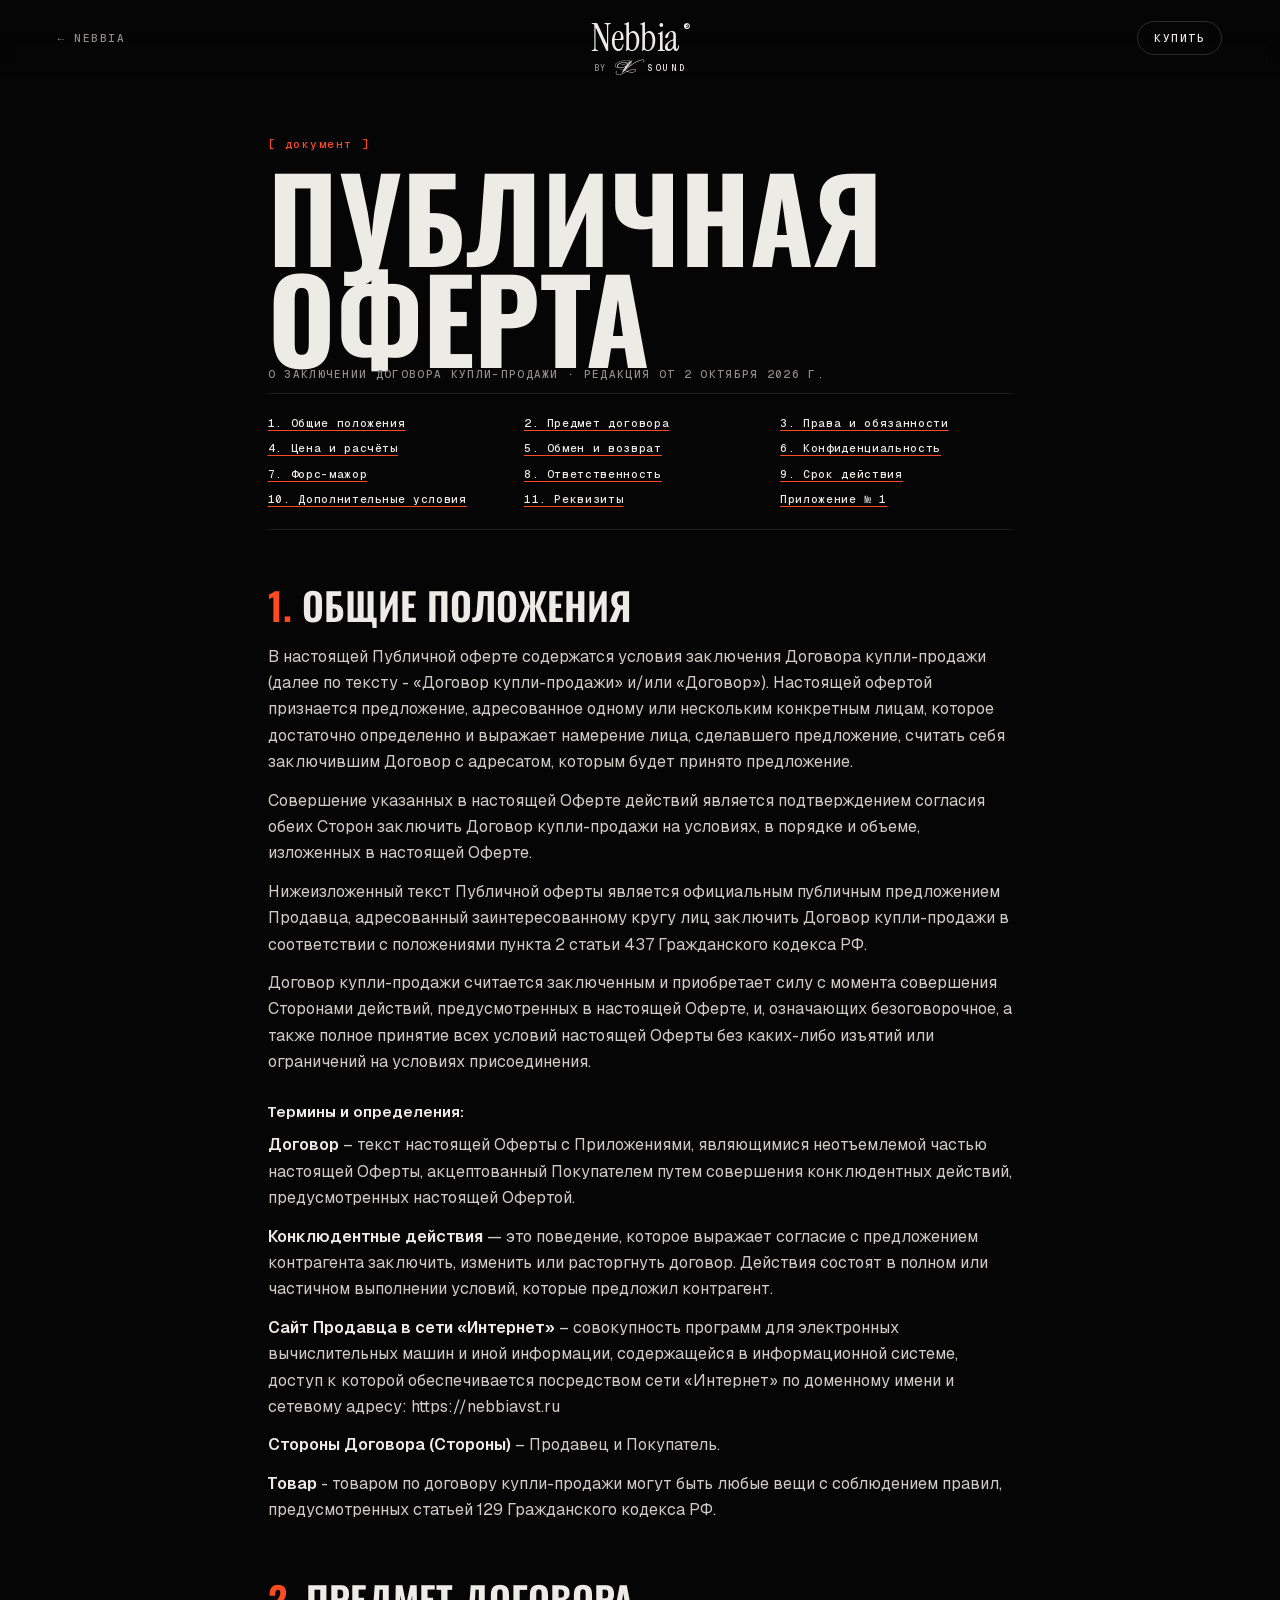
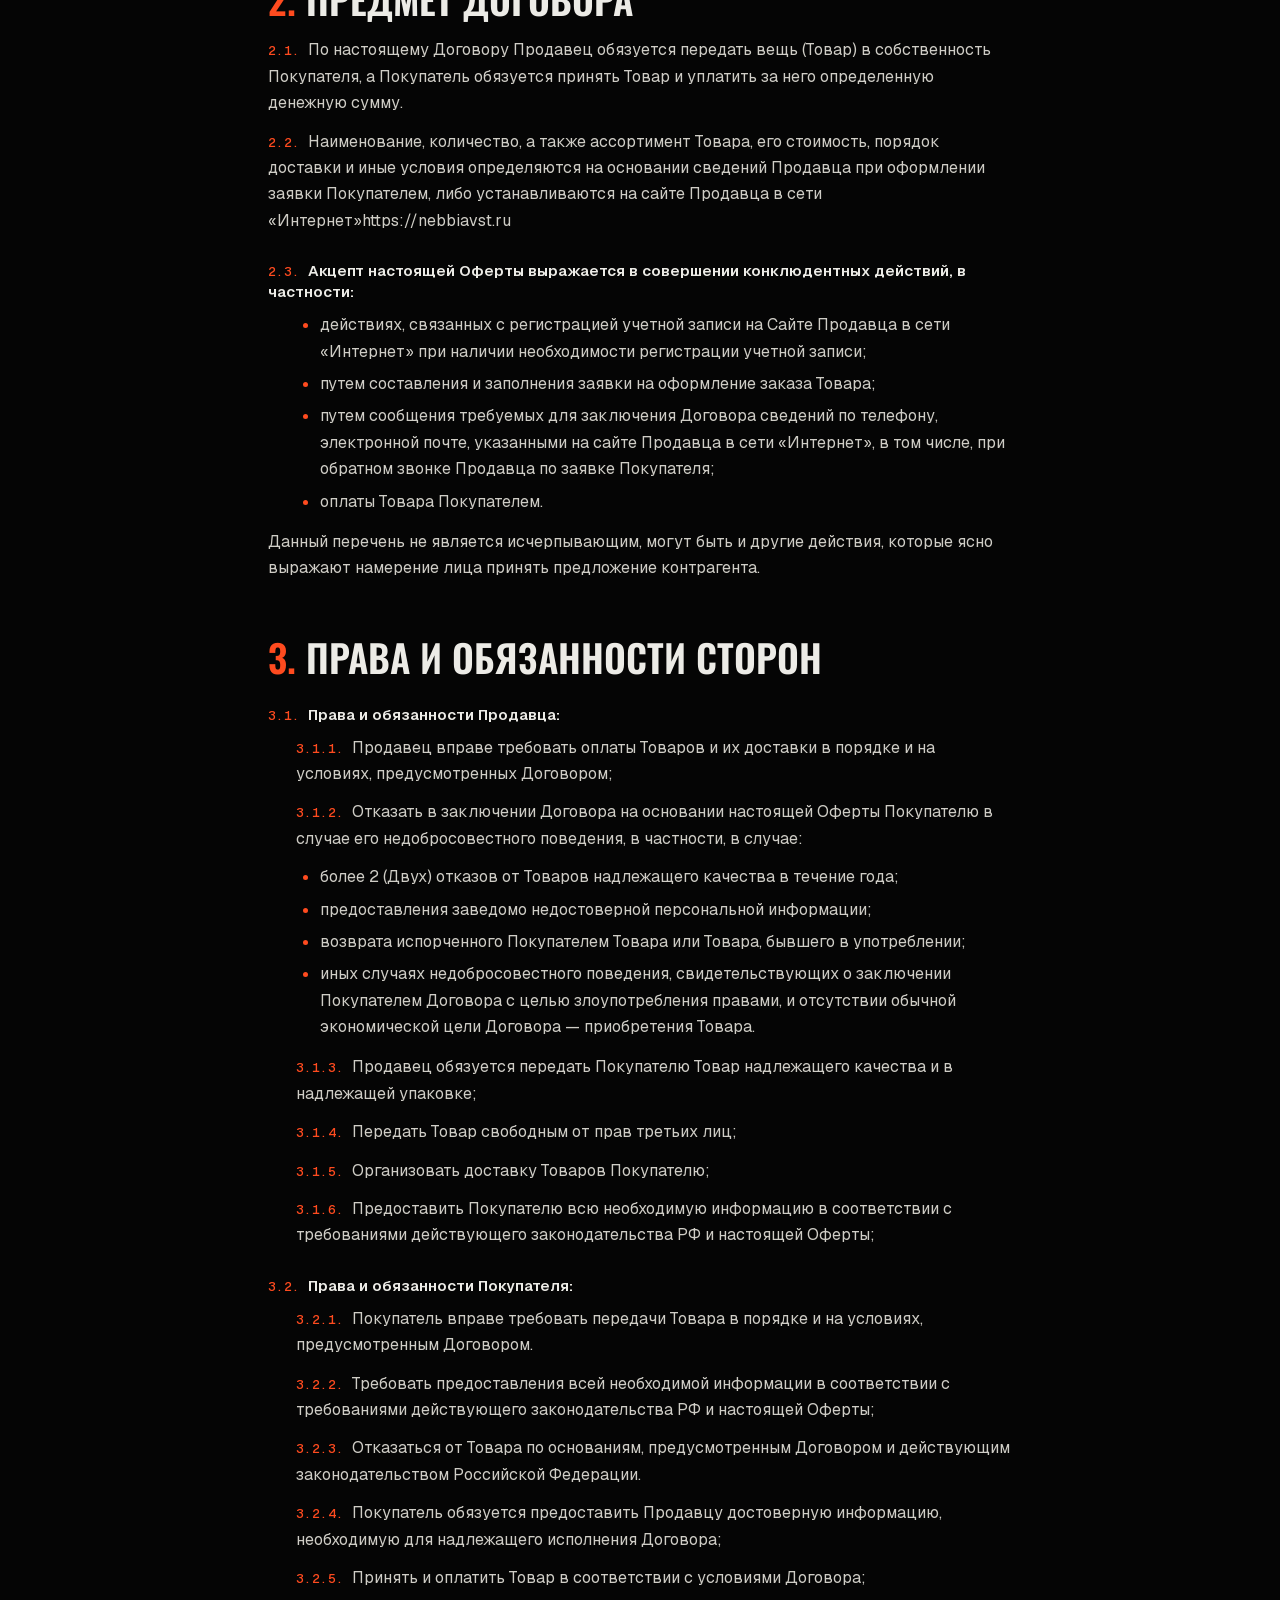
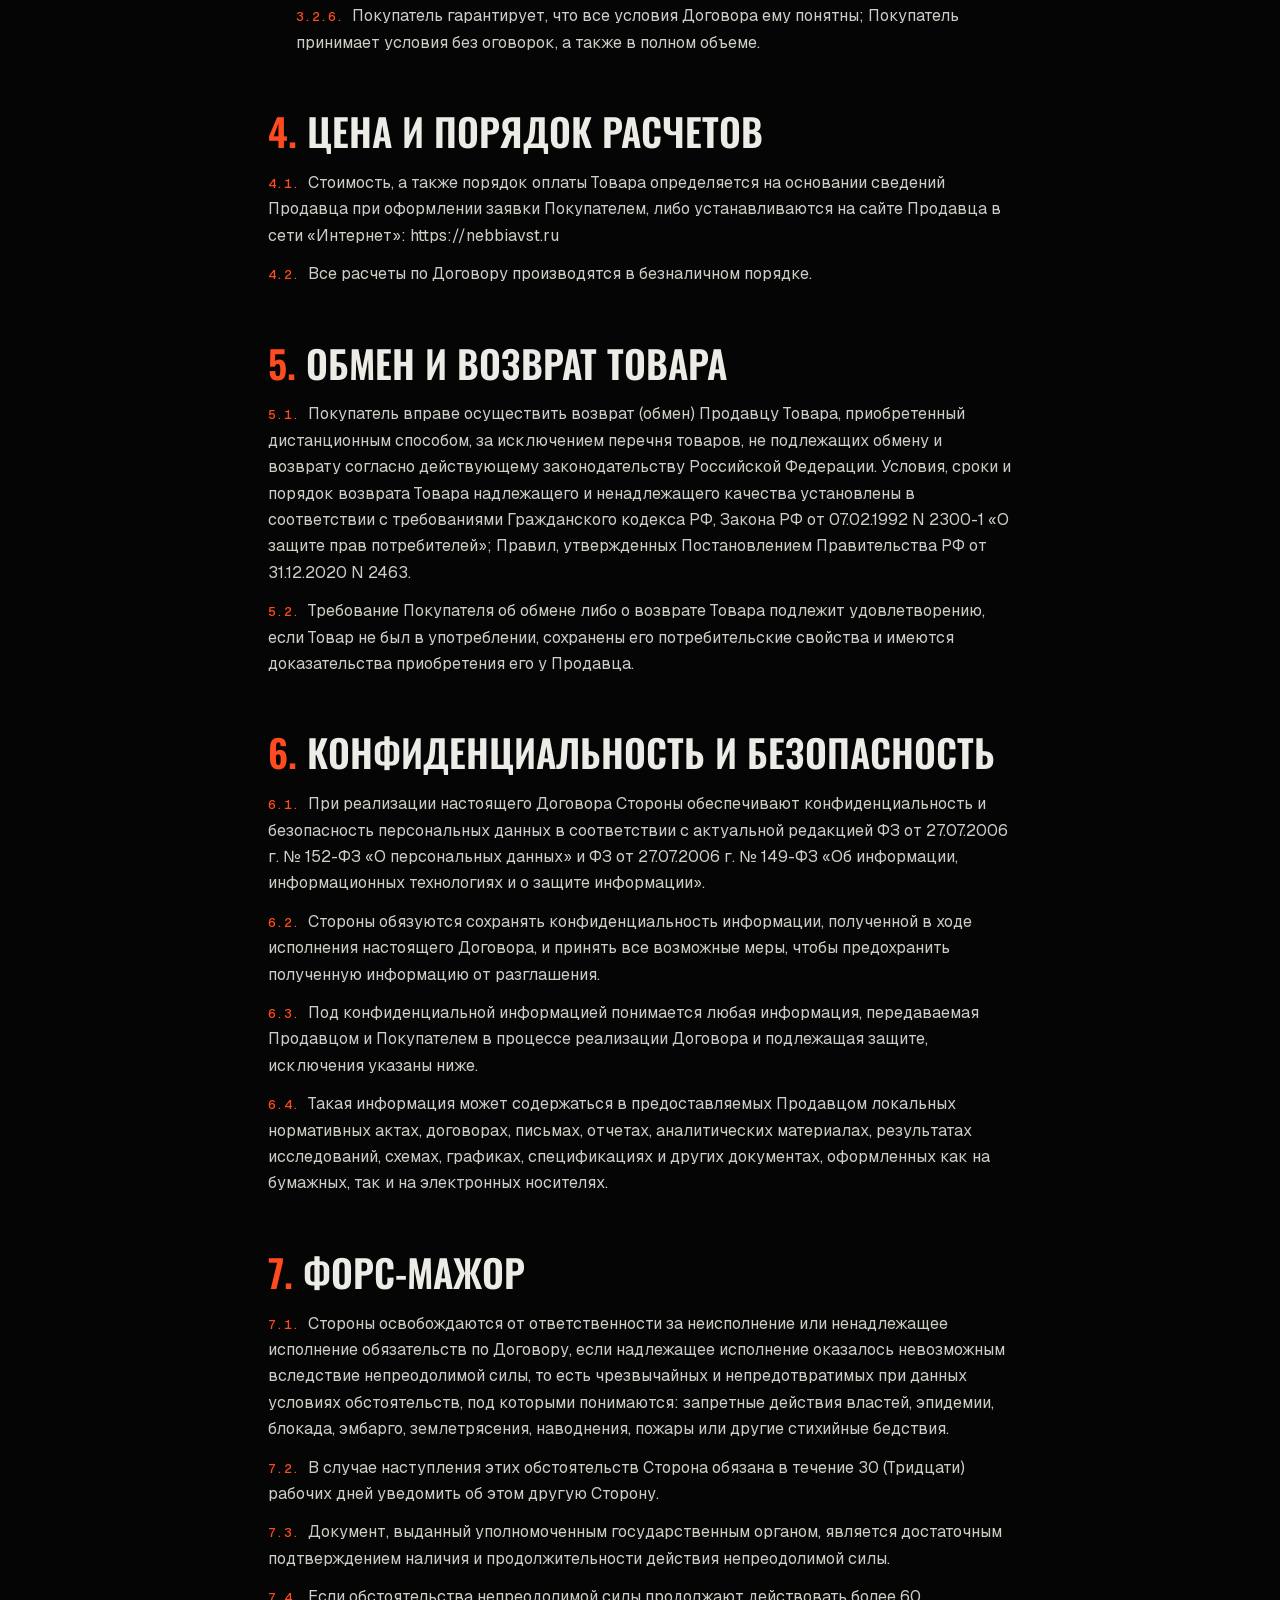
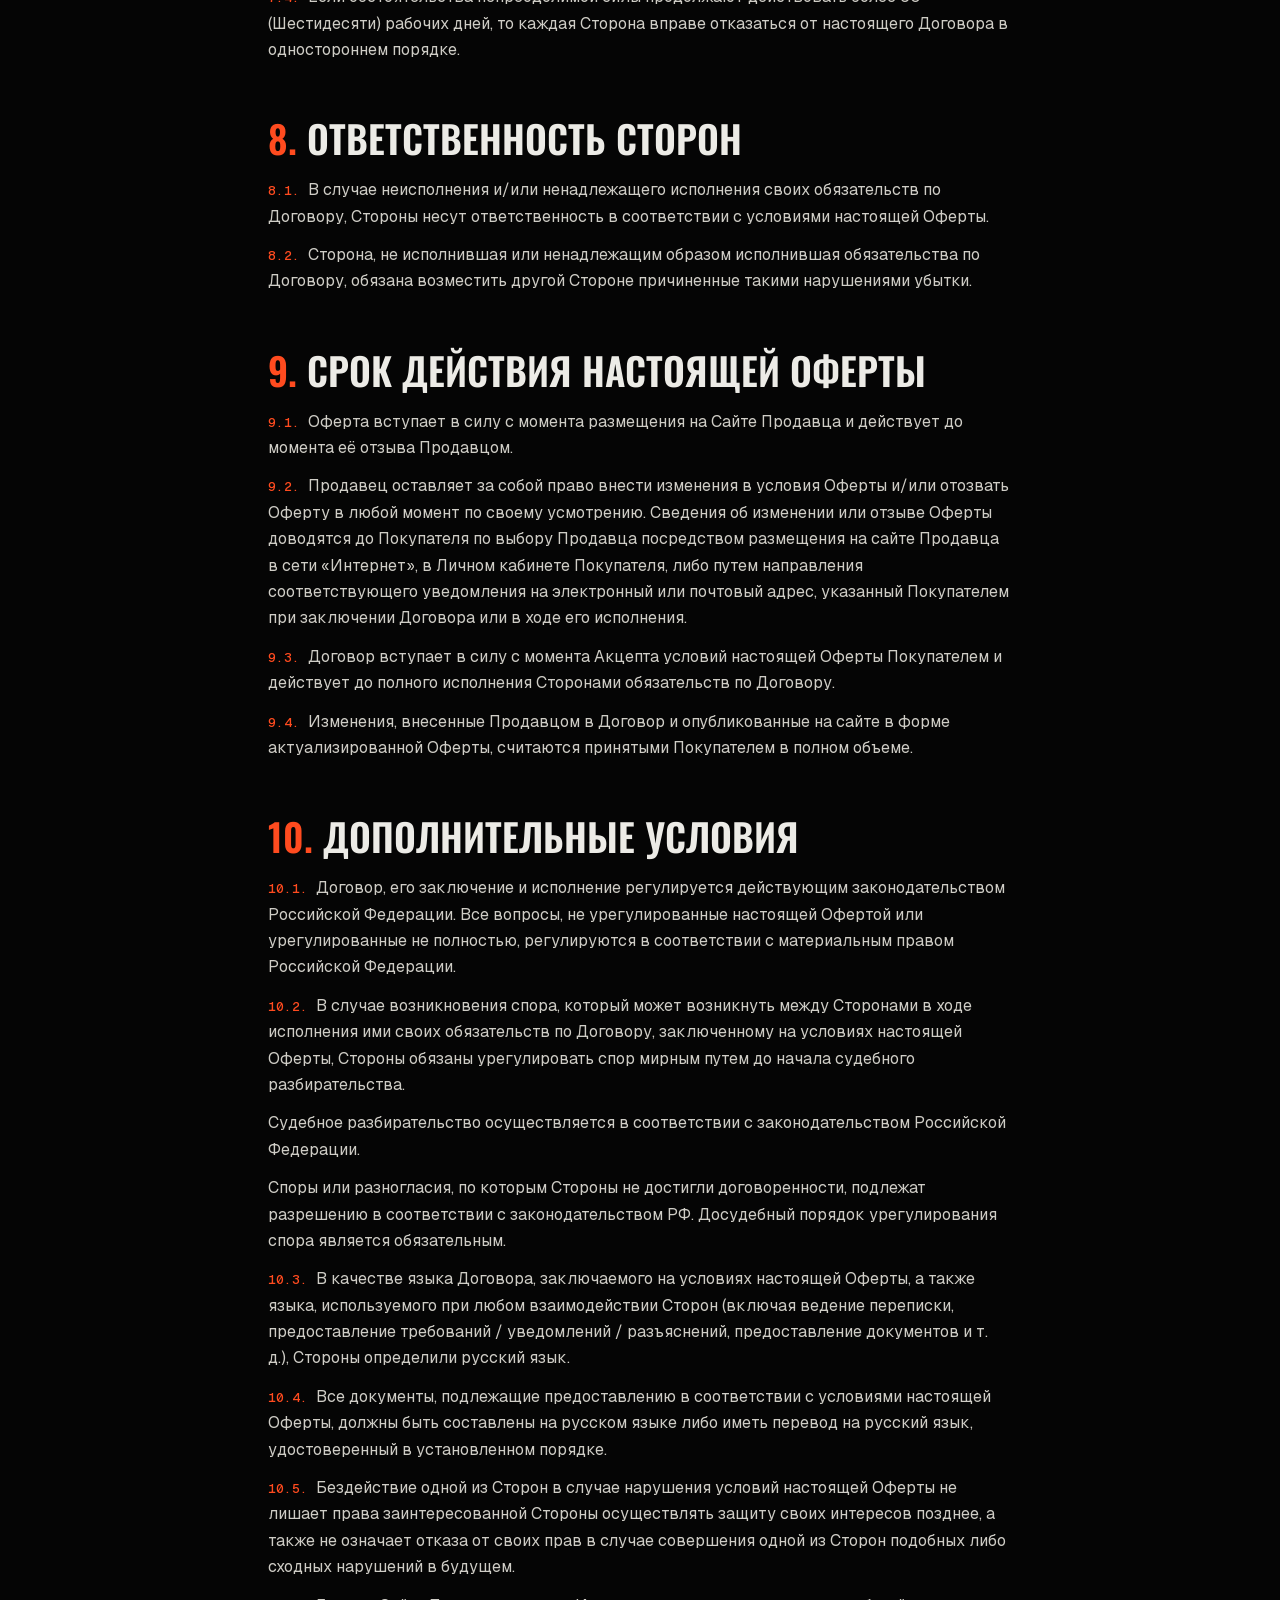
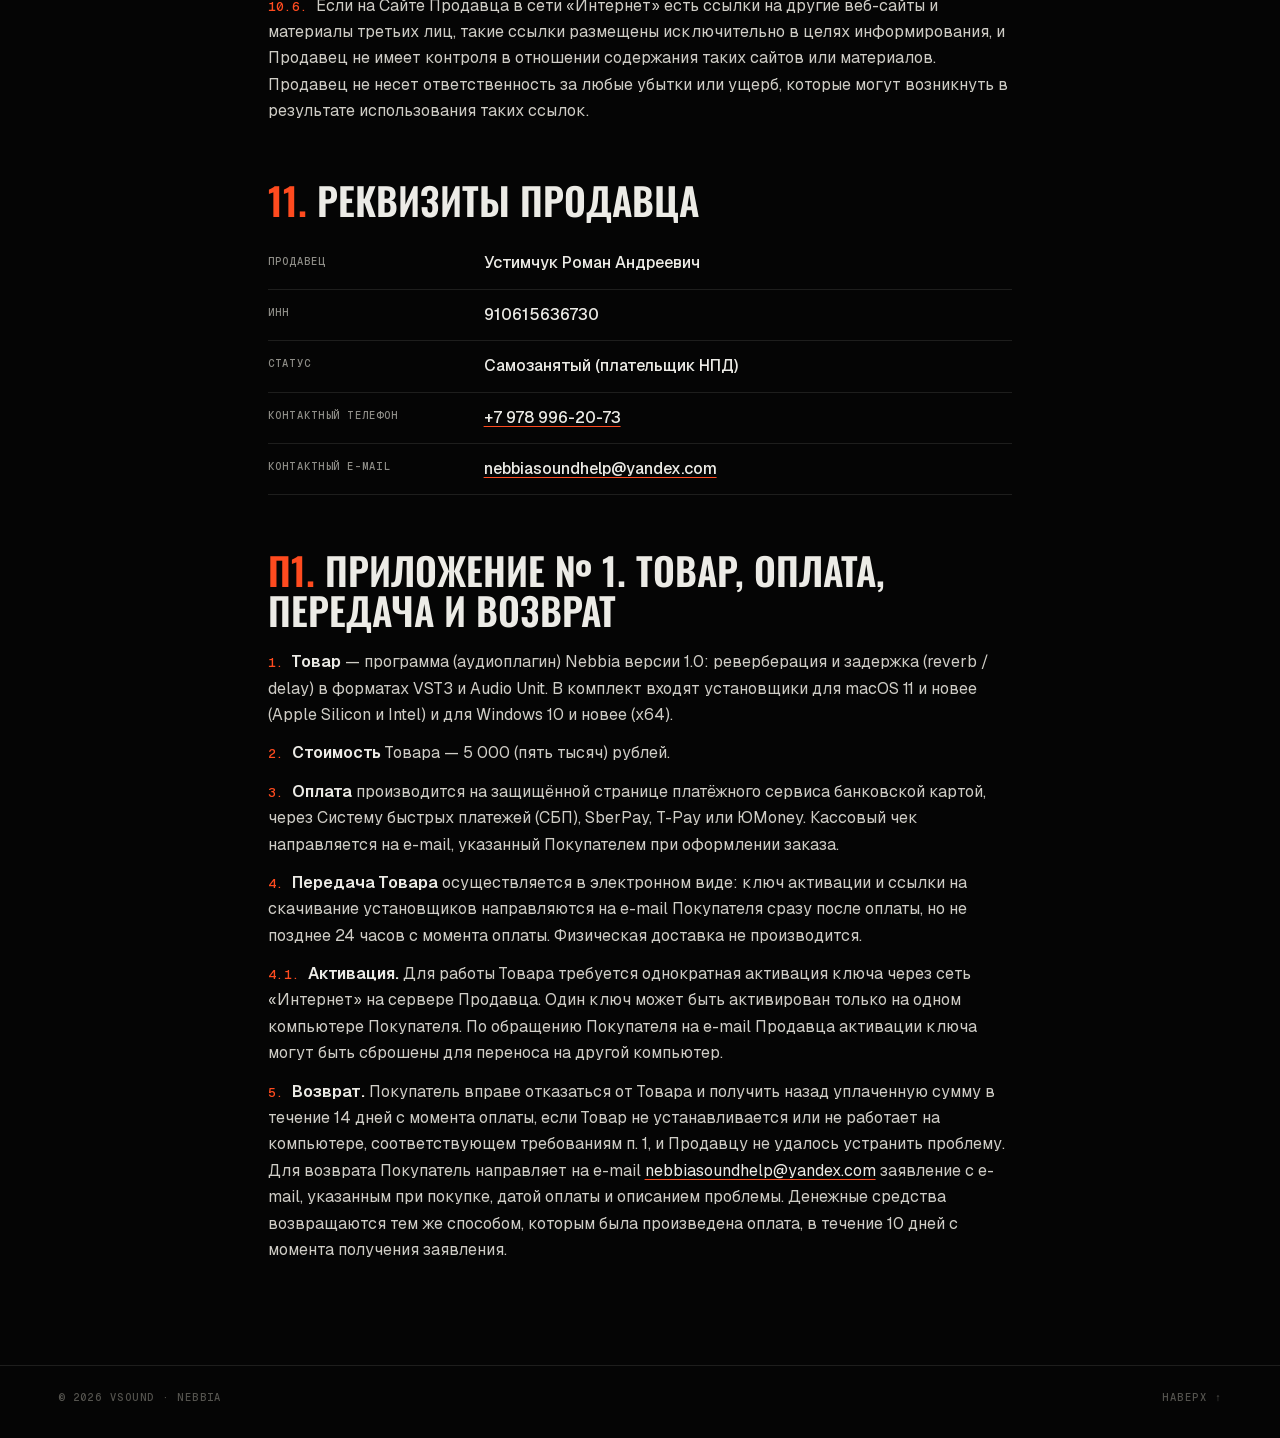
<file: oferta.html>
<!doctype html>
<html lang="ru">
<head>
<meta charset="utf-8">
<meta name="viewport" content="width=device-width, initial-scale=1">
<title>Nebbia — публичная оферта</title>
<meta name="description" content="Публичная оферта о заключении договора купли-продажи плагина Nebbia: условия покупки, передачи и возврата, реквизиты продавца.">
<meta name="theme-color" content="#050505">
<link rel="icon" href="data:image/svg+xml,%3Csvg xmlns='http://www.w3.org/2000/svg' viewBox='0 0 30 30' fill='none' stroke='%23ff4b1f' stroke-width='2.4' stroke-linecap='round'%3E%3Ccircle cx='8' cy='15' r='3.4' fill='%23ff4b1f' stroke='none'/%3E%3Cpath d='M14 8a10 10 0 0 1 0 14'/%3E%3Cpath d='M19 4.5a15 15 0 0 1 0 21' opacity='.6'/%3E%3Cpath d='M24 1.5a19 19 0 0 1 0 27' opacity='.3'/%3E%3C/svg%3E">
<link rel="preconnect" href="https://fonts.googleapis.com">
<link rel="preconnect" href="https://fonts.gstatic.com" crossorigin>
<link href="https://fonts.googleapis.com/css2?family=Instrument+Serif&family=Oswald:wght@500;600;700&display=swap" rel="stylesheet">
<link rel="stylesheet" href="site.css">
</head>
<body class="doc-page">
<header class="top scrolled" id="top">
  <a class="back-l" href="./">← Nebbia</a>
  <a class="logo" href="./" aria-label="Nebbia">Nebbia<sup>®</sup><small class="by">by <img src="vsound-v-small.svg" alt="V"><b>SOUND</b></small></a>
  <div class="nav-r"><a class="dl" href="./#buy">Купить</a></div>
</header>
<main class="doc">
  <p class="idx">[ документ ]</p>
  <h1>Публичная оферта</h1>
  <p class="doc-sub">о заключении договора купли-продажи · редакция от 2 октября 2026 г.</p>
  <nav class="toc" aria-label="Содержание">
    <a href="#s1">1. Общие положения</a><a href="#s2">2. Предмет договора</a><a href="#s3">3. Права и обязанности</a>
    <a href="#s4">4. Цена и расчёты</a><a href="#s5">5. Обмен и возврат</a><a href="#s6">6. Конфиденциальность</a>
    <a href="#s7">7. Форс-мажор</a><a href="#s8">8. Ответственность</a><a href="#s9">9. Срок действия</a>
    <a href="#s10">10. Дополнительные условия</a><a href="#s11">11. Реквизиты</a><a href="#app1">Приложение № 1</a>
  </nav>
<h2 id="s1"><span>1.</span> Общие положения</h2>
<p>В настоящей Публичной оферте содержатся условия заключения Договора купли-продажи (далее по тексту - «Договор купли-продажи» и/или «Договор»). Настоящей офертой признается предложение, адресованное одному или нескольким конкретным лицам, которое достаточно определенно и выражает намерение лица, сделавшего предложение, считать себя заключившим Договор с адресатом, которым будет принято предложение.</p>
<p>Совершение указанных в настоящей Оферте действий является подтверждением согласия обеих Сторон заключить Договор купли-продажи на условиях, в порядке и объеме, изложенных в настоящей Оферте.</p>
<p>Нижеизложенный текст Публичной оферты является официальным публичным предложением Продавца, адресованный заинтересованному кругу лиц заключить Договор купли-продажи в соответствии с положениями пункта 2 статьи 437 Гражданского кодекса РФ.</p>
<p>Договор купли-продажи считается заключенным и приобретает силу с момента совершения Сторонами действий, предусмотренных в настоящей Оферте, и, означающих безоговорочное, а также полное принятие всех условий настоящей Оферты без каких-либо изъятий или ограничений на условиях присоединения.</p>
<h3>Термины и определения:</h3>
<p class="def"><b>Договор</b> – текст настоящей Оферты с Приложениями, являющимися неотъемлемой частью настоящей Оферты, акцептованный Покупателем путем совершения конклюдентных действий, предусмотренных настоящей Офертой.</p>
<p class="def"><b>Конклюдентные действия</b> — это поведение, которое выражает согласие с предложением контрагента заключить, изменить или расторгнуть договор. Действия состоят в полном или частичном выполнении условий, которые предложил контрагент.</p>
<p class="def"><b>Сайт Продавца в сети «Интернет»</b> – совокупность программ для электронных вычислительных машин и иной информации, содержащейся в информационной системе, доступ к которой обеспечивается посредством сети «Интернет» по доменному имени и сетевому адресу: https://nebbiavst.ru</p>
<p class="def"><b>Стороны Договора (Стороны)</b> – Продавец и Покупатель.</p>
<p class="def"><b>Товар</b> - товаром по договору купли-продажи могут быть любые вещи с соблюдением правил, предусмотренных статьей 129 Гражданского кодекса РФ.</p>
<h2 id="s2"><span>2.</span> Предмет Договора</h2>
<p><span class="no">2.1.</span> По настоящему Договору Продавец обязуется передать вещь (Товар) в собственность Покупателя, а Покупатель обязуется принять Товар и уплатить за него определенную денежную сумму.</p>
<p><span class="no">2.2.</span> Наименование, количество, а также ассортимент Товара, его стоимость, порядок доставки и иные условия определяются на основании сведений Продавца при оформлении заявки Покупателем, либо устанавливаются на сайте Продавца в сети «Интернет»https://nebbiavst.ru</p>
<h3><span class="no">2.3.</span> Акцепт настоящей Оферты выражается в совершении конклюдентных действий, в частности:</h3>
<ul>
<li>действиях, связанных с регистрацией учетной записи на Сайте Продавца в сети «Интернет» при наличии необходимости регистрации учетной записи;</li>
<li>путем составления и заполнения заявки на оформление заказа Товара;</li>
<li>путем сообщения требуемых для заключения Договора сведений по телефону, электронной почте, указанными на сайте Продавца в сети «Интернет», в том числе, при обратном звонке Продавца по заявке Покупателя;</li>
<li>оплаты Товара Покупателем.</li>
</ul>
<p>Данный перечень не является исчерпывающим, могут быть и другие действия, которые ясно выражают намерение лица принять предложение контрагента.</p>
<h2 id="s3"><span>3.</span> Права и обязанности Сторон</h2>
<h3><span class="no">3.1.</span> Права и обязанности Продавца:</h3>
<p class="l2"><span class="no">3.1.1.</span> Продавец вправе требовать оплаты Товаров и их доставки в порядке и на условиях, предусмотренных Договором;</p>
<p class="l2"><span class="no">3.1.2.</span> Отказать в заключении Договора на основании настоящей Оферты Покупателю в случае его недобросовестного поведения, в частности, в случае:</p>
<ul>
<li>более 2 (Двух) отказов от Товаров надлежащего качества в течение года;</li>
<li>предоставления заведомо недостоверной персональной информации;</li>
<li>возврата испорченного Покупателем Товара или Товара, бывшего в употреблении;</li>
<li>иных случаях недобросовестного поведения, свидетельствующих о заключении Покупателем Договора с целью злоупотребления правами, и отсутствии обычной экономической цели Договора — приобретения Товара.</li>
</ul>
<p class="l2"><span class="no">3.1.3.</span> Продавец обязуется передать Покупателю Товар надлежащего качества и в надлежащей упаковке;</p>
<p class="l2"><span class="no">3.1.4.</span> Передать Товар свободным от прав третьих лиц;</p>
<p class="l2"><span class="no">3.1.5.</span> Организовать доставку Товаров Покупателю;</p>
<p class="l2"><span class="no">3.1.6.</span> Предоставить Покупателю всю необходимую информацию в соответствии с требованиями действующего законодательства РФ и настоящей Оферты;</p>
<h3><span class="no">3.2.</span> Права и обязанности Покупателя:</h3>
<p class="l2"><span class="no">3.2.1.</span> Покупатель вправе требовать передачи Товара в порядке и на условиях, предусмотренным Договором.</p>
<p class="l2"><span class="no">3.2.2.</span> Требовать предоставления всей необходимой информации в соответствии с требованиями действующего законодательства РФ и настоящей Оферты;</p>
<p class="l2"><span class="no">3.2.3.</span> Отказаться от Товара по основаниям, предусмотренным Договором и действующим законодательством Российской Федерации.</p>
<p class="l2"><span class="no">3.2.4.</span> Покупатель обязуется предоставить Продавцу достоверную информацию, необходимую для надлежащего исполнения Договора;</p>
<p class="l2"><span class="no">3.2.5.</span> Принять и оплатить Товар в соответствии с условиями Договора;</p>
<p class="l2"><span class="no">3.2.6.</span> Покупатель гарантирует, что все условия Договора ему понятны; Покупатель принимает условия без оговорок, а также в полном объеме.</p>
<h2 id="s4"><span>4.</span> Цена и порядок расчетов</h2>
<p><span class="no">4.1.</span> Стоимость, а также порядок оплаты Товара определяется на основании сведений Продавца при оформлении заявки Покупателем, либо устанавливаются на сайте Продавца в сети «Интернет»: https://nebbiavst.ru</p>
<p><span class="no">4.2.</span> Все расчеты по Договору производятся в безналичном порядке.</p>
<h2 id="s5"><span>5.</span> Обмен и возврат Товара</h2>
<p><span class="no">5.1.</span> Покупатель вправе осуществить возврат (обмен) Продавцу Товара, приобретенный дистанционным способом, за исключением перечня товаров, не подлежащих обмену и возврату согласно действующему законодательству Российской Федерации. Условия, сроки и порядок возврата Товара надлежащего и ненадлежащего качества установлены в соответствии с требованиями Гражданского кодекса РФ, Закона РФ от 07.02.1992 N 2300-1 «О защите прав потребителей»; Правил, утвержденных Постановлением Правительства РФ от 31.12.2020 N 2463.</p>
<p><span class="no">5.2.</span> Требование Покупателя об обмене либо о возврате Товара подлежит удовлетворению, если Товар не был в употреблении, сохранены его потребительские свойства и имеются доказательства приобретения его у Продавца.</p>
<h2 id="s6"><span>6.</span> Конфиденциальность и безопасность</h2>
<p><span class="no">6.1.</span> При реализации настоящего Договора Стороны обеспечивают конфиденциальность и безопасность персональных данных в соответствии с актуальной редакцией ФЗ от 27.07.2006 г. № 152-ФЗ «О персональных данных» и ФЗ от 27.07.2006 г. № 149-ФЗ «Об информации, информационных технологиях и о защите информации».</p>
<p><span class="no">6.2.</span> Стороны обязуются сохранять конфиденциальность информации, полученной в ходе исполнения настоящего Договора, и принять все возможные меры, чтобы предохранить полученную информацию от разглашения.</p>
<p><span class="no">6.3.</span> Под конфиденциальной информацией понимается любая информация, передаваемая Продавцом и Покупателем в процессе реализации Договора и подлежащая защите, исключения указаны ниже.</p>
<p><span class="no">6.4.</span> Такая информация может содержаться в предоставляемых Продавцом локальных нормативных актах, договорах, письмах, отчетах, аналитических материалах, результатах исследований, схемах, графиках, спецификациях и других документах, оформленных как на бумажных, так и на электронных носителях.</p>
<h2 id="s7"><span>7.</span> Форс-мажор</h2>
<p><span class="no">7.1.</span> Стороны освобождаются от ответственности за неисполнение или ненадлежащее исполнение обязательств по Договору, если надлежащее исполнение оказалось невозможным вследствие непреодолимой силы, то есть чрезвычайных и непредотвратимых при данных условиях обстоятельств, под которыми понимаются: запретные действия властей, эпидемии, блокада, эмбарго, землетрясения, наводнения, пожары или другие стихийные бедствия.</p>
<p><span class="no">7.2.</span> В случае наступления этих обстоятельств Сторона обязана в течение 30 (Тридцати) рабочих дней уведомить об этом другую Сторону.</p>
<p><span class="no">7.3.</span> Документ, выданный уполномоченным государственным органом, является достаточным подтверждением наличия и продолжительности действия непреодолимой силы.</p>
<p><span class="no">7.4.</span> Если обстоятельства непреодолимой силы продолжают действовать более 60 (Шестидесяти) рабочих дней, то каждая Сторона вправе отказаться от настоящего Договора в одностороннем порядке.</p>
<h2 id="s8"><span>8.</span> Ответственность Сторон</h2>
<p><span class="no">8.1.</span> В случае неисполнения и/или ненадлежащего исполнения своих обязательств по Договору, Стороны несут ответственность в соответствии с условиями настоящей Оферты.</p>
<p><span class="no">8.2.</span> Сторона, не исполнившая или ненадлежащим образом исполнившая обязательства по Договору, обязана возместить другой Стороне причиненные такими нарушениями убытки.</p>
<h2 id="s9"><span>9.</span> Срок действия настоящей Оферты</h2>
<p><span class="no">9.1.</span> Оферта вступает в силу с момента размещения на Сайте Продавца и действует до момента её отзыва Продавцом.</p>
<p><span class="no">9.2.</span> Продавец оставляет за собой право внести изменения в условия Оферты и/или отозвать Оферту в любой момент по своему усмотрению. Сведения об изменении или отзыве Оферты доводятся до Покупателя по выбору Продавца посредством размещения на сайте Продавца в сети «Интернет», в Личном кабинете Покупателя, либо путем направления соответствующего уведомления на электронный или почтовый адрес, указанный Покупателем при заключении Договора или в ходе его исполнения.</p>
<p><span class="no">9.3.</span> Договор вступает в силу с момента Акцепта условий настоящей Оферты Покупателем и действует до полного исполнения Сторонами обязательств по Договору.</p>
<p><span class="no">9.4.</span> Изменения, внесенные Продавцом в Договор и опубликованные на сайте в форме актуализированной Оферты, считаются принятыми Покупателем в полном объеме.</p>
<h2 id="s10"><span>10.</span> Дополнительные условия</h2>
<p><span class="no">10.1.</span> Договор, его заключение и исполнение регулируется действующим законодательством Российской Федерации. Все вопросы, не урегулированные настоящей Офертой или урегулированные не полностью, регулируются в соответствии с материальным правом Российской Федерации.</p>
<p><span class="no">10.2.</span> В случае возникновения спора, который может возникнуть между Сторонами в ходе исполнения ими своих обязательств по Договору, заключенному на условиях настоящей Оферты, Стороны обязаны урегулировать спор мирным путем до начала судебного разбирательства.</p>
<p>Судебное разбирательство осуществляется в соответствии с законодательством Российской Федерации.</p>
<p>Споры или разногласия, по которым Стороны не достигли договоренности, подлежат разрешению в соответствии с законодательством РФ. Досудебный порядок урегулирования спора является обязательным.</p>
<p><span class="no">10.3.</span> В качестве языка Договора, заключаемого на условиях настоящей Оферты, а также языка, используемого при любом взаимодействии Сторон (включая ведение переписки, предоставление требований / уведомлений / разъяснений, предоставление документов и т. д.), Стороны определили русский язык.</p>
<p><span class="no">10.4.</span> Все документы, подлежащие предоставлению в соответствии с условиями настоящей Оферты, должны быть составлены на русском языке либо иметь перевод на русский язык, удостоверенный в установленном порядке.</p>
<p><span class="no">10.5.</span> Бездействие одной из Сторон в случае нарушения условий настоящей Оферты не лишает права заинтересованной Стороны осуществлять защиту своих интересов позднее, а также не означает отказа от своих прав в случае совершения одной из Сторон подобных либо сходных нарушений в будущем.</p>
<p><span class="no">10.6.</span> Если на Сайте Продавца в сети «Интернет» есть ссылки на другие веб-сайты и материалы третьих лиц, такие ссылки размещены исключительно в целях информирования, и Продавец не имеет контроля в отношении содержания таких сайтов или материалов. Продавец не несет ответственность за любые убытки или ущерб, которые могут возникнуть в результате использования таких ссылок.</p>
<h2 id="s11"><span>11.</span> Реквизиты Продавца</h2>
<p class="req"><span>Продавец</span><b>Устимчук Роман Андреевич</b></p>
<p class="req"><span>ИНН</span><b>910615636730</b></p>
<p class="req"><span>Статус</span><b>Самозанятый (плательщик НПД)</b></p>
<p class="req"><span>Контактный телефон</span><b><a href="tel:+79789962073">+7 978 996-20-73</a></b></p>
<p class="req"><span>Контактный e-mail</span><b><a href="mailto:nebbiasoundhelp@yandex.com">nebbiasoundhelp@yandex.com</a></b></p>

<h2 id="app1"><span>П1.</span> Приложение № 1. Товар, оплата, передача и возврат</h2>
<p><span class="no">1.</span> <b>Товар</b> — программа (аудиоплагин) Nebbia версии 1.0: реверберация и задержка (reverb / delay) в форматах VST3 и Audio Unit. В комплект входят установщики для macOS 11 и новее (Apple Silicon и Intel) и для Windows 10 и новее (x64).</p>
<p><span class="no">2.</span> <b>Стоимость</b> Товара — 5 000 (пять тысяч) рублей.</p>
<p><span class="no">3.</span> <b>Оплата</b> производится на защищённой странице платёжного сервиса банковской картой, через Систему быстрых платежей (СБП), SberPay, T-Pay или ЮMoney. Кассовый чек направляется на e-mail, указанный Покупателем при оформлении заказа.</p>
<p><span class="no">4.</span> <b>Передача Товара</b> осуществляется в электронном виде: ключ активации и ссылки на скачивание установщиков направляются на e-mail Покупателя сразу после оплаты, но не позднее 24 часов с момента оплаты. Физическая доставка не производится.</p>
<p><span class="no">4.1.</span> <b>Активация.</b> Для работы Товара требуется однократная активация ключа через сеть «Интернет» на сервере Продавца. Один ключ может быть активирован только на одном компьютере Покупателя. По обращению Покупателя на e-mail Продавца активации ключа могут быть сброшены для переноса на другой компьютер.</p>
<p><span class="no">5.</span> <b>Возврат.</b> Покупатель вправе отказаться от Товара и получить назад уплаченную сумму в течение 14 дней с момента оплаты, если Товар не устанавливается или не работает на компьютере, соответствующем требованиям п. 1, и Продавцу не удалось устранить проблему. Для возврата Покупатель направляет на e-mail <a href="mailto:nebbiasoundhelp@yandex.com">nebbiasoundhelp@yandex.com</a> заявление с e-mail, указанным при покупке, датой оплаты и описанием проблемы. Денежные средства возвращаются тем же способом, которым была произведена оплата, в течение 10 дней с момента получения заявления.</p>
</main>
<footer class="frow"><span>© 2026 Vsound · Nebbia</span><a href="#top">Наверх ↑</a></footer>
</body>
</html>
</file>
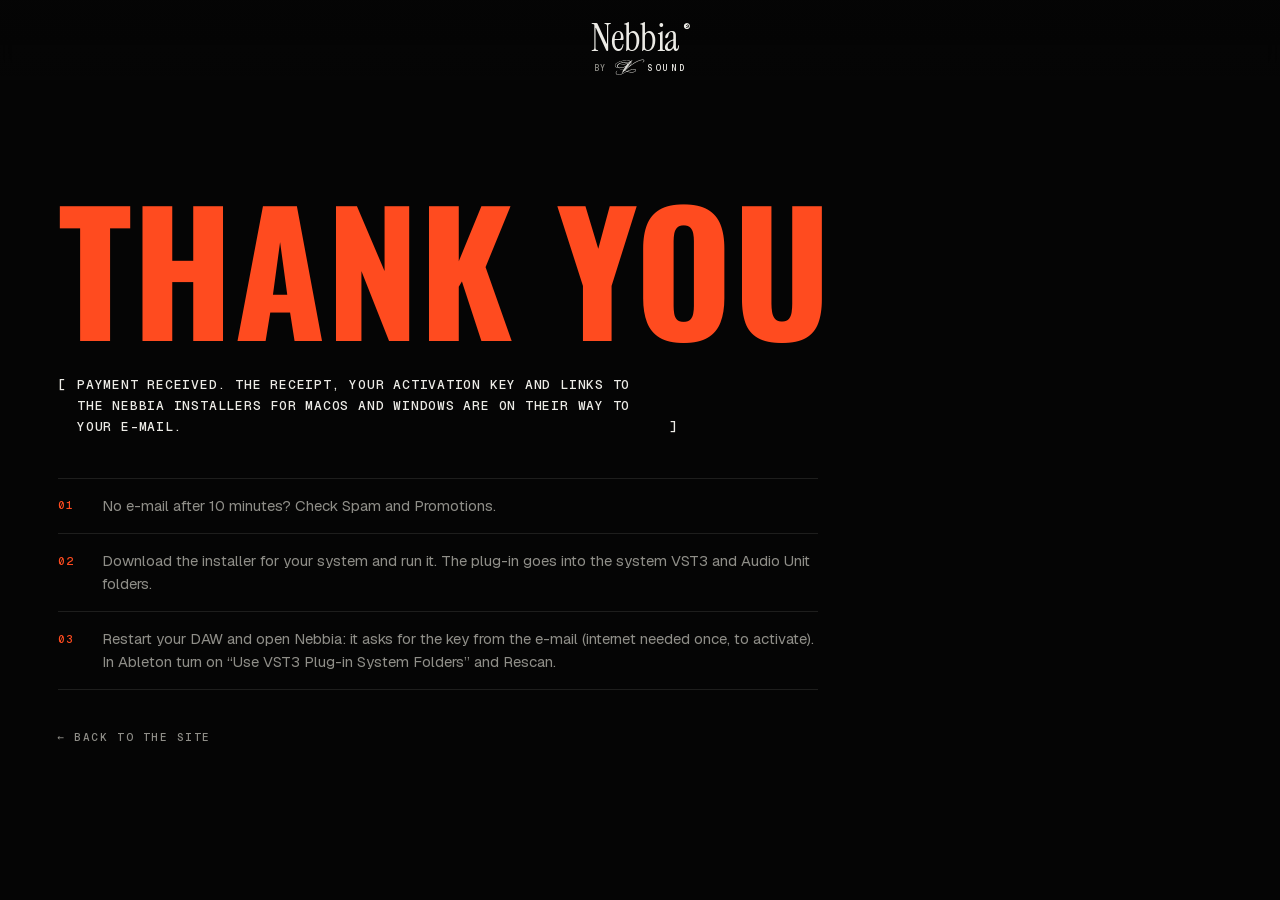
<file: thanks.html>
<!doctype html>
<html lang="ru">
<head>
<meta charset="utf-8">
<meta name="viewport" content="width=device-width, initial-scale=1">
<title>Nebbia — спасибо</title>
<meta name="robots" content="noindex">
<meta name="theme-color" content="#050505">
<link rel="icon" href="data:image/svg+xml,%3Csvg xmlns='http://www.w3.org/2000/svg' viewBox='0 0 30 30' fill='none' stroke='%23ff4b1f' stroke-width='2.4' stroke-linecap='round'%3E%3Ccircle cx='8' cy='15' r='3.4' fill='%23ff4b1f' stroke='none'/%3E%3Cpath d='M14 8a10 10 0 0 1 0 14'/%3E%3Cpath d='M19 4.5a15 15 0 0 1 0 21' opacity='.6'/%3E%3Cpath d='M24 1.5a19 19 0 0 1 0 27' opacity='.3'/%3E%3C/svg%3E">
<link rel="preconnect" href="https://fonts.googleapis.com">
<link rel="preconnect" href="https://fonts.gstatic.com" crossorigin>
<link href="https://fonts.googleapis.com/css2?family=Instrument+Serif&family=Oswald:wght@500;600;700&display=swap" rel="stylesheet">
<link rel="stylesheet" href="site.css">
<style>
/* The payment service sends buyers here after a successful payment. */
.thx{min-height:100vh;min-height:100svh;display:grid;align-content:center;gap:40px;padding:120px var(--gut) 80px;max-width:1100px}
.thx h1{margin:0;font:700 clamp(64px,13vw,220px)/.84 var(--display);text-transform:uppercase;color:var(--hot)}
.thx .br{max-width:620px;color:var(--ink);font-size:13px}
.thx ol{list-style:none;margin:0;padding:0;display:grid;gap:0;max-width:760px;border-top:1px solid var(--line)}
.thx li{display:grid;grid-template-columns:44px 1fr;padding:16px 0;border-bottom:1px solid var(--line);font-size:15px;color:var(--ink-2)}
.thx li b{font:500 11px var(--mono);letter-spacing:.14em;color:var(--hot);padding-top:.3em}
.thx li em{font-style:normal;color:var(--ink)}
.back{justify-self:start;font:500 11px var(--mono);letter-spacing:.14em;text-transform:uppercase;color:var(--ink-2)}
.back:hover{color:var(--hot)}
</style>
</head>
<body>
<header class="top scrolled">
  <span></span>
  <a class="logo" href="./" aria-label="Nebbia">Nebbia<sup>®</sup><small class="by">by <img src="vsound-v-small.svg" alt="V"><b>SOUND</b></small></a>
  <span></span>
</header>
<main class="thx">
  <h1 data-t="h">Спасибо</h1>
  <p class="br" data-t="p">Оплата прошла. На почту <span id="mail">из заказа</span> уже летят чек, ключ активации и ссылки на установщики Nebbia для macOS и Windows.</p>
  <ol>
    <li><b>01</b><span data-t="s1">Письма нет через 10 минут — загляните в «Спам» и «Промоакции».</span></li>
    <li><b>02</b><span data-t="s2">Скачайте установщик для своей системы и запустите его. Плагин встанет в системные папки VST3 и Audio Unit.</span></li>
    <li><b>03</b><span data-t="s3">Перезапустите DAW и откройте Nebbia: плагин попросит ключ из письма (нужен интернет — один раз, при активации). В Ableton включите «Use VST3 Plug-in System Folders» и нажмите Rescan.</span></li>
  </ol>
  <a class="back" href="./" data-t="b">← На главную</a>
</main>
<script>
(()=>{
  const EN={h:'Thank you',p:'Payment received. The receipt, your activation key and links to the Nebbia installers for macOS and Windows are on their way to <span id="mail">your e-mail</span>.',
    s1:'No e-mail after 10 minutes? Check Spam and Promotions.',s2:'Download the installer for your system and run it. The plug-in goes into the system VST3 and Audio Unit folders.',
    s3:'Restart your DAW and open Nebbia: it asks for the key from the e-mail (internet needed once, to activate). In Ableton turn on “Use VST3 Plug-in System Folders” and Rescan.',b:'← Back to the site'};
  let lang='ru',mail='';
  try{lang=localStorage.getItem('nebbia-lang')||lang;mail=localStorage.getItem('nebbia-email')||''}catch(e){}
  if(lang==='en'){document.documentElement.lang='en';document.title='Nebbia — thank you';document.querySelectorAll('[data-t]').forEach(e=>{e.innerHTML=EN[e.dataset.t]})}
  if(mail){const m=document.getElementById('mail');m.textContent=mail;m.style.color='var(--hot)'}
})();
</script>
</body>
</html>
</file>
<file: site.css>
@font-face{font-family:"Geist";src:url("fonts/Geist-lat.woff2") format("woff2");font-weight:100 900;font-display:swap;unicode-range:U+0000-00FF,U+0131,U+0152-0153,U+02BB-02BC,U+02C6,U+02DA,U+02DC,U+2000-206F,U+20AC,U+2122,U+2191,U+2193,U+2212,U+2215}
@font-face{font-family:"Geist";src:url("fonts/Geist-cyr.woff2") format("woff2");font-weight:100 900;font-display:swap;unicode-range:U+0301,U+0400-045F,U+0490-0491,U+04B0-04B1,U+2116}
@font-face{font-family:"Geist Mono";src:url("fonts/GeistMono-lat.woff2") format("woff2");font-weight:100 900;font-display:swap;unicode-range:U+0000-00FF,U+2000-206F,U+2212}
@font-face{font-family:"Geist Mono";src:url("fonts/GeistMono-cyr.woff2") format("woff2");font-weight:100 900;font-display:swap;unicode-range:U+0400-045F}

/* Dark, ASCII-field look: black page, warm off-white type, one hot orange, and the
   plug-in's own reverb (violet) and delay (teal) colours as secondary accents. */
:root{
  --bg:#050505; --bg-2:#0b0b0b; --line:#1e1e1d; --line-2:#2c2c2a;
  --ink:#ecebe6; --ink-2:#8f8e88; --ink-3:#55544f;
  --hot:#ff4b1f; --rev:#9a85ff; --dly:#4fe3bd;
  --sans:"Geist","Helvetica Neue",system-ui,sans-serif;
  --mono:"Geist Mono",ui-monospace,"SF Mono",Menlo,monospace;
  --display:"Oswald","Arial Narrow",Impact,sans-serif;
  --serif:"Instrument Serif","Times New Roman",serif;
  --gut:clamp(16px,4.5vw,72px);
  color-scheme:dark;
}
*{box-sizing:border-box}
html{scroll-behavior:smooth;-webkit-text-size-adjust:100%}
body{margin:0;background:var(--bg);color:var(--ink);font:400 16px/1.5 var(--sans);-webkit-font-smoothing:antialiased;overflow-x:hidden}
a{color:inherit;text-decoration:none}
button{font:inherit;color:inherit;background:none;border:0;padding:0;cursor:pointer}
::selection{background:var(--hot);color:#000}
:is(a,button):focus-visible{outline:1.5px solid var(--hot);outline-offset:4px;border-radius:4px}

/* bracketed mono copy: "[ ... ]" with the closing bracket hanging at the end */
.br{position:relative;margin:0;padding:0 1.5em;font:500 13px/1.6 var(--mono);letter-spacing:.06em;text-transform:uppercase;color:var(--ink)}
.br::before{content:"[";position:absolute;left:0;top:0}
.br::after{content:"]";position:absolute;right:0;bottom:0}

/* ---------- header ---------- */
.top{position:fixed;inset:0 0 auto;z-index:50;height:76px;display:grid;grid-template-columns:1fr auto 1fr;align-items:center;padding:0 var(--gut);transition:background .4s,backdrop-filter .4s}
.top.scrolled{background:linear-gradient(rgba(5,5,5,.92),rgba(5,5,5,.72));-webkit-backdrop-filter:blur(10px);backdrop-filter:blur(10px)}
.nav-l,.nav-r{display:flex;align-items:center;gap:26px;font:500 11px var(--mono);letter-spacing:.14em;text-transform:uppercase}
.nav-r{justify-content:flex-end;gap:20px}
.nav-l a,.snd,.lang{color:var(--ink-2);transition:color .2s}
.nav-l a::before,.nav-l a::after{color:var(--hot);opacity:0;transition:opacity .2s}
.nav-l a::before{content:"[ "} .nav-l a::after{content:" ]"}
.nav-l a:hover,.snd:hover,.lang:hover{color:var(--ink)}
.nav-l a:hover::before,.nav-l a:hover::after{opacity:1}
.logo{font:400 38px/1 var(--serif);letter-spacing:-.01em;color:var(--ink);display:flex;align-items:flex-start}
.logo sup{font:500 10px var(--mono);margin:2px 0 0 4px}
.logo{position:relative}
.logo .by{position:absolute;left:-30px;right:-30px;top:calc(100% + 2px);display:flex;align-items:center;justify-content:center;gap:4px;font:500 8.5px var(--mono);letter-spacing:.2em;text-transform:uppercase;color:var(--ink-2);white-space:nowrap}
.logo .by img{height:17px;width:auto;opacity:.92;margin:0 -1px 0 3px}
.logo .by b{font-weight:500;color:var(--ink);letter-spacing:.32em}
.snd{display:flex;align-items:center;gap:9px;text-transform:uppercase;letter-spacing:.14em}
.eq{display:flex;align-items:flex-end;gap:2px;height:11px}
.eq i{width:2px;height:6px;background:currentColor;transition:height .2s}
.eq i:nth-child(2){height:11px}.eq i:nth-child(3){height:4px}
.snd[aria-pressed="true"]{color:var(--ink)}
.snd[aria-pressed="true"] .eq i{background:var(--hot);animation:eq .9s ease-in-out infinite alternate}
.snd[aria-pressed="true"] .eq i:nth-child(2){animation-delay:-.3s}
.snd[aria-pressed="true"] .eq i:nth-child(3){animation-delay:-.6s}
@keyframes eq{from{height:3px}to{height:11px}}
.lang b{font-weight:500;color:var(--ink-3);transition:color .2s}
.lang b.on{color:var(--ink)}
.dl{border:1px solid var(--line-2);border-radius:999px;padding:9px 16px;color:var(--ink);transition:background .2s,color .2s,border-color .2s}
.dl:hover{background:var(--hot);border-color:var(--hot);color:#000}

/* ---------- hero ---------- */
.hero{position:relative;height:100vh;height:100svh;min-height:620px;overflow:hidden;cursor:crosshair}
#field{position:absolute;inset:0;width:100%;height:100%;display:block}
.blurb{position:absolute;left:31%;top:37%;width:min(400px,27vw);display:grid;gap:26px;justify-items:start}
.cta{display:inline-flex;align-items:center;gap:12px;font:500 11px var(--mono);letter-spacing:.14em;text-transform:uppercase;color:var(--hot);padding:0 1.5em}
.cta em{font-style:normal;display:inline-block;transition:transform .25s}
.cta:hover em{transform:translateY(4px)}
.headline{position:absolute;left:var(--gut);bottom:5.5vh;margin:0;display:grid;font:700 clamp(54px,7.6vw,168px)/.86 var(--display);text-transform:uppercase;letter-spacing:-.005em;color:var(--hot);pointer-events:none}
.hl{display:block;white-space:pre;pointer-events:auto;cursor:default}
.hl.l2{padding-left:1.25em}
.hl.l3{padding-left:2.9em}
.hint{position:absolute;left:var(--gut);top:104px;margin:0;font:500 10.5px var(--mono);letter-spacing:.14em;text-transform:uppercase;color:var(--ink-2)}
.down{position:absolute;right:var(--gut);bottom:5.5vh;width:104px;height:104px;border-radius:50%;display:grid;place-items:center;color:var(--ink);background:rgba(28,28,27,.62);border:1px solid rgba(255,255,255,.1);-webkit-backdrop-filter:blur(8px);backdrop-filter:blur(8px);transition:background .25s,color .25s,transform .25s}
.down:hover{background:var(--hot);color:#000;transform:scale(1.04)}
.down svg{animation:bob 2.4s ease-in-out infinite}
@keyframes bob{50%{transform:translateY(5px)}}

/* ---------- sections ---------- */
.sec{padding:clamp(96px,16vh,200px) var(--gut) 0}
.shead{display:grid;grid-template-columns:110px 1fr minmax(240px,400px);gap:20px 32px;align-items:end;padding-bottom:30px;margin-bottom:56px;border-bottom:1px solid var(--line)}
.idx{font:500 11px var(--mono);letter-spacing:.14em;color:var(--hot);align-self:start;padding-top:.6em}
.shead h2{margin:0;font:700 clamp(46px,7.4vw,150px)/.88 var(--display);text-transform:uppercase;letter-spacing:-.005em;white-space:pre-line}
.shead h2.big{font-size:clamp(84px,19vw,380px);color:var(--hot);line-height:.8}
.shead .br{color:var(--ink-2);font-size:12px;align-self:end}

/* live ui */
.device{border:1px solid var(--line-2);border-radius:20px;overflow:hidden;background:#0c0c0c;box-shadow:0 60px 120px -40px rgba(0,0,0,.9),0 0 0 6px #0a0a0a}
.device-bar{height:42px;display:flex;align-items:center;gap:18px;padding:0 18px;border-bottom:1px solid var(--line);font:500 10.5px var(--mono);letter-spacing:.14em;text-transform:uppercase;color:var(--ink-2)}
.device-bar span{display:flex;gap:7px}
.device-bar span i{width:10px;height:10px;border-radius:50%;background:var(--line-2)}
.device-bar b{font-weight:500}
.device-bar em{margin-left:auto;font-style:normal;color:var(--hot)}
.device-screen{position:relative;aspect-ratio:1320/920;background:#0e0f10}
.device-screen iframe{position:absolute;inset:0;width:100%;height:100%;border:0;display:block}
.note{margin:22px 0 0;font:500 10.5px var(--mono);letter-spacing:.14em;text-transform:uppercase;color:var(--ink-3)}

/* engine */
.stats{display:grid;grid-template-columns:repeat(5,1fr);border-top:1px solid var(--line);border-bottom:1px solid var(--line);margin-bottom:72px}
.stats div{display:grid;gap:10px;padding:26px 22px 24px;border-left:1px solid var(--line)}
.stats div:first-child{border-left:0;padding-left:0}
.stats b{font:700 clamp(56px,7vw,128px)/.85 var(--display);color:var(--hot);font-variant-numeric:tabular-nums}
.stats span{font:500 10.5px var(--mono);letter-spacing:.12em;text-transform:uppercase;color:var(--ink-2)}
.mods{display:grid;grid-template-columns:repeat(3,1fr);gap:28px}
.mod{border-top:2px solid var(--c);padding-top:22px}
.mod header{display:flex;align-items:center;gap:10px;font:500 11px var(--mono);letter-spacing:.2em;text-transform:uppercase;color:var(--ink-2)}
.mod header i{width:8px;height:8px;border-radius:50%;background:var(--c);box-shadow:0 0 12px var(--c)}
.mod h3{margin:18px 0 22px;font:600 clamp(26px,2.4vw,40px)/1 var(--display);text-transform:uppercase;letter-spacing:.005em;min-height:2em}
.mod ul{list-style:none;margin:0;padding:0}
.mod li{display:flex;justify-content:space-between;align-items:baseline;gap:18px;padding:14px 0;border-bottom:1px solid var(--line)}
.mod li span{font:500 10.5px var(--mono);letter-spacing:.12em;text-transform:uppercase;color:var(--ink-2);white-space:nowrap}
.mod li b{font-weight:400;font-size:14.5px;text-align:right}

/* fx */
.fxgrid{display:grid;grid-template-columns:repeat(5,1fr);gap:14px}
.fxc{border:1px solid var(--line);border-radius:16px;overflow:hidden;background:var(--bg-2);transition:border-color .3s}
.fxc:hover{border-color:var(--hot)}
.fxc canvas{display:block;width:100%;aspect-ratio:4/3;border-bottom:1px solid var(--line)}
.fxc div{padding:18px 18px 22px}
.fxc .n{font:500 10.5px var(--mono);letter-spacing:.14em;color:var(--hot)}
.fxc h3{margin:8px 0 10px;font:600 32px/1 var(--display);text-transform:uppercase}
.fxc p{margin:0;font-size:14px;line-height:1.5;color:var(--ink-2)}

/* presets */
.plist{list-style:none;margin:0;padding:0;border-top:1px solid var(--line)}
.prow{position:relative;display:grid;grid-template-columns:110px 1fr minmax(240px,400px) 64px;gap:32px;align-items:center;padding:20px 0;border-bottom:1px solid var(--line);cursor:pointer;transition:background .3s}
.prow .n{font:500 11px var(--mono);letter-spacing:.14em;color:var(--ink-3)}
.prow h3{margin:0;font:700 clamp(40px,6.4vw,124px)/.9 var(--display);text-transform:uppercase;white-space:nowrap;transition:color .25s}
.prow .meta{display:grid;gap:6px;font:500 10.5px var(--mono);letter-spacing:.12em;text-transform:uppercase;color:var(--ink-2)}
.prow .meta em{font-style:normal;text-transform:none;letter-spacing:.02em;font:400 14px var(--sans);color:var(--ink)}
.prow .play{width:56px;height:56px;border-radius:50%;border:1px solid var(--line-2);display:grid;place-items:center;transition:background .25s,border-color .25s,color .25s}
.prow:hover h3,.prow.on h3{color:var(--hot)}
.prow:hover .n,.prow.on .n{color:var(--hot)}
.prow:hover .play,.prow.on .play{background:var(--hot);border-color:var(--hot);color:#000}
.prow .tail{position:absolute;left:0;right:0;bottom:-1px;height:2px;background:var(--hot);transform-origin:left;transform:scaleX(0)}

/* compat */
.specs{display:grid;grid-template-columns:repeat(4,1fr);border-top:1px solid var(--line);border-bottom:1px solid var(--line)}
.specs div{display:grid;gap:12px;padding:26px 22px;border-left:1px solid var(--line)}
.specs div:first-child{border-left:0;padding-left:0}
.specs span{font:500 10.5px var(--mono);letter-spacing:.12em;text-transform:uppercase;color:var(--ink-2)}
.specs b{font:600 clamp(22px,2.2vw,34px)/1.05 var(--display);text-transform:uppercase}
.marquee{overflow:hidden;margin:72px calc(var(--gut) * -1) 0;padding:28px 0;border-top:1px solid var(--line);border-bottom:1px solid var(--line)}
.mq-track{display:flex;align-items:center;width:max-content;animation:mq 46s linear infinite}
.mq-track span{font:700 clamp(44px,6vw,96px)/1 var(--display);text-transform:uppercase;white-space:nowrap}
.mq-track i{font:500 clamp(28px,3vw,48px) var(--mono);font-style:normal;color:var(--hot);margin:0 .9em}
.marquee:hover .mq-track{animation-play-state:paused}
@keyframes mq{to{transform:translateX(-50%)}}

/* buy */
.buy{display:grid;grid-template-columns:1.1fr 1fr;gap:16px}
.price{display:grid;align-content:space-between;gap:28px;padding:32px;border:1px solid var(--line-2);border-radius:22px;background:var(--bg-2)}
.price>b{font:700 clamp(72px,9vw,168px)/.85 var(--display);color:var(--hot);white-space:nowrap}
.price .br{color:var(--ink-2);font-size:12px;max-width:420px}
.incl{display:grid;grid-template-columns:1fr 1fr;border-top:1px solid var(--line)}
.incl div{display:grid;gap:8px;padding-top:18px}
.incl div+div{border-left:1px solid var(--line);padding-left:20px}
.incl .os{font:700 clamp(30px,3vw,48px)/.9 var(--display);text-transform:uppercase}
.incl .det{font:500 10.5px var(--mono);letter-spacing:.1em;text-transform:uppercase;color:var(--ink-2)}
.pay{display:grid;gap:18px;padding:32px;border:1px solid var(--line-2);border-radius:22px;background:var(--bg-2)}
.pay fieldset{margin:0;padding:0;border:0;display:grid;gap:8px}
.pay legend{padding:0;margin-bottom:10px;font:500 10.5px var(--mono);letter-spacing:.14em;text-transform:uppercase;color:var(--ink-2)}
.pm{position:relative;display:block;cursor:pointer}
.pm input{position:absolute;opacity:0;pointer-events:none}
.pm span{display:grid;grid-template-columns:18px 1fr;grid-template-rows:auto auto;column-gap:14px;align-items:center;padding:14px 16px;border:1px solid var(--line);border-radius:14px;transition:border-color .2s,background .2s}
.pm span::before{content:"";grid-row:1/span 2;width:16px;height:16px;border-radius:50%;border:1.5px solid var(--ink-3);transition:border-color .2s,box-shadow .2s,background .2s}
.pm b{font:600 21px/1.1 var(--display);text-transform:uppercase;letter-spacing:.01em}
.pm small{font:500 10.5px var(--mono);letter-spacing:.08em;color:var(--ink-2)}
.pm:hover span{border-color:var(--line-2)}
.pm input:checked+span{border-color:var(--hot);background:rgba(255,75,31,.06)}
.pm input:checked+span::before{border-color:var(--hot);background:var(--hot);box-shadow:inset 0 0 0 3px var(--bg-2)}
.pm input:focus-visible+span{outline:1.5px solid var(--hot);outline-offset:3px}
.mail{display:grid;gap:10px}
.mail span{font:500 10.5px var(--mono);letter-spacing:.14em;text-transform:uppercase;color:var(--ink-2)}
.mail input{height:56px;padding:0 18px;border-radius:14px;border:1px solid var(--line-2);background:var(--bg);color:var(--ink);font:400 17px var(--sans);outline:none;transition:border-color .2s}
.mail input::placeholder{color:var(--ink-3)}
.mail input:focus{border-color:var(--hot)}
.mail input:user-invalid{border-color:var(--hot)}
.agree{display:grid;grid-template-columns:20px 1fr;gap:12px;align-items:start;font-size:13.5px;line-height:1.45;color:var(--ink-2);cursor:pointer}
.agree input{appearance:none;-webkit-appearance:none;width:20px;height:20px;margin:0;border:1.5px solid var(--ink-3);border-radius:6px;display:grid;place-items:center;cursor:pointer;transition:border-color .2s,background .2s}
.agree input::after{content:"";width:9px;height:5px;border:2px solid #000;border-top:0;border-right:0;transform:rotate(-45deg) translate(1px,-1px);opacity:0}
.agree input:checked{background:var(--hot);border-color:var(--hot)}
.agree input:checked::after{opacity:1}
.agree input:focus-visible{outline:1.5px solid var(--hot);outline-offset:3px}
.agree input:user-invalid{border-color:var(--hot)}
.agree a,.terms a{color:var(--ink);text-decoration:underline;text-decoration-color:var(--hot);text-underline-offset:3px}
.paybtn{display:flex;align-items:center;justify-content:center;gap:12px;height:68px;border-radius:999px;background:var(--hot);color:#000;font:700 24px var(--display);text-transform:uppercase;letter-spacing:.02em;transition:transform .2s,filter .2s}
.paybtn em{font-style:normal;transition:transform .25s}
.paybtn:hover{filter:brightness(1.08)}
.paybtn:hover em{transform:translateX(5px)}
.paynote{margin:0;font-size:13px;line-height:1.5;color:var(--ink-3)}
.paynote.warn{color:var(--hot)}
.after{margin:72px 0 0;font:500 11px var(--mono);letter-spacing:.14em;text-transform:uppercase;color:var(--ink-2)}
.steps{display:grid;grid-template-columns:repeat(3,1fr);gap:28px;margin-top:20px}
.steps div{display:grid;grid-template-columns:44px 1fr;border-top:1px solid var(--line);padding-top:18px}
.steps .idx{padding-top:.3em}
.steps p{margin:0;font-size:14.5px;color:var(--ink-2)}

/* delivery & refunds */
.terms{display:grid;grid-template-columns:repeat(3,1fr);gap:28px;margin-top:20px}
.terms div{display:grid;gap:10px;align-content:start;border-top:1px solid var(--line);padding-top:18px}
.terms b{font:600 24px/1 var(--display);text-transform:uppercase}
.terms p{margin:0;font-size:14.5px;color:var(--ink-2)}

/* footer */
.foot{margin-top:clamp(110px,18vh,220px)}
#wordmark{display:block;width:100%;height:clamp(170px,27vw,480px)}
.fbrand{display:flex;align-items:center;gap:6px;padding:40px var(--gut) 8px;border-top:1px solid var(--line)}
.fbrand img{height:92px;width:auto}
.fbrand span{font:500 26px var(--mono);letter-spacing:.5em;color:var(--ink);margin-top:34px}
.finfo{display:grid;grid-template-columns:repeat(3,1fr);gap:28px;padding:34px var(--gut);border-top:1px solid var(--line)}
.finfo div{display:grid;gap:8px;align-content:start;font-size:14px;color:var(--ink-2)}
.finfo span{font:500 10.5px var(--mono);letter-spacing:.14em;text-transform:uppercase;color:var(--hot);margin-bottom:4px}
.finfo p{margin:0}
.finfo a{color:var(--ink);width:fit-content}
.finfo a:hover{color:var(--hot)}
.frow{display:flex;justify-content:space-between;gap:20px;padding:24px var(--gut) 34px;border-top:1px solid var(--line);font:500 10.5px var(--mono);letter-spacing:.14em;text-transform:uppercase;color:var(--ink-3)}
.frow a:hover{color:var(--hot)}

/* scroll reveal */
.rv{opacity:0;transform:translateY(26px);transition:opacity 1s cubic-bezier(.2,.7,.2,1),transform 1s cubic-bezier(.2,.7,.2,1)}
.rv.in{opacity:1;transform:none}
.fxgrid .rv:nth-child(2),.mods .rv:nth-child(2),.steps .rv:nth-child(2),.buy .rv:nth-child(2){transition-delay:.08s}
.fxgrid .rv:nth-child(3),.mods .rv:nth-child(3),.steps .rv:nth-child(3){transition-delay:.16s}
.fxgrid .rv:nth-child(4){transition-delay:.24s}
.fxgrid .rv:nth-child(5){transition-delay:.32s}

/* ---------- responsive ---------- */
@media (max-width:1100px){
  .fxgrid{grid-template-columns:repeat(3,1fr)}
  .stats{grid-template-columns:repeat(3,1fr)}
  .stats div:nth-child(4){border-left:0;padding-left:0}
  .stats div:nth-child(n+4){border-top:1px solid var(--line)}
  .mods{grid-template-columns:1fr}
  .mod h3{min-height:0}
  .prow{grid-template-columns:60px 1fr 56px;gap:8px 20px}
  .prow .meta{grid-column:2;grid-row:2}
  .prow .play{grid-column:3;grid-row:1/span 2}
}
@media (max-width:860px){
  .top{grid-template-columns:auto 1fr;height:64px}
  .nav-l{display:none}
  .logo{font-size:32px}
  .nav-r{gap:14px}
  .snd>span:not(.eq){display:none}
  .shead{grid-template-columns:1fr;gap:16px}
  .shead .idx{padding-top:0}
  .specs{grid-template-columns:1fr 1fr}
  .specs div:nth-child(3){border-left:0;padding-left:0}
  .specs div:nth-child(n+3){border-top:1px solid var(--line)}
  .buy,.steps,.terms,.finfo{grid-template-columns:1fr}
  .price,.pay{padding:22px}
}
@media (max-width:760px){
  .blurb{left:var(--gut);right:var(--gut);top:51%;width:auto;gap:18px}
  .br{font-size:11px}
  .headline{font-size:11.6vw;bottom:84px}
  .hint{display:none}
  .down{width:60px;height:60px;bottom:20px}
  .down svg{width:16px;height:24px}
  .fxgrid{grid-template-columns:1fr 1fr}
  .stats{grid-template-columns:1fr 1fr}
  .stats div:nth-child(n){border-left:0;padding-left:0;border-top:1px solid var(--line)}
  .stats div:nth-child(even){border-left:1px solid var(--line);padding-left:18px}
  .stats div:nth-child(-n+2){border-top:0}
  .prow{grid-template-columns:1fr 48px;gap:10px 14px}
  .prow .n{grid-column:1/-1}
  .prow h3{grid-column:1;font-size:12vw}
  .prow .meta{grid-column:1/-1;grid-row:auto}
  .prow .play{grid-column:2;grid-row:2;width:48px;height:48px}
  .frow{flex-wrap:wrap}
}
@media (max-width:480px){
  .fxgrid{grid-template-columns:1fr}
  .dl{padding:8px 12px}
}
@media (prefers-reduced-motion:reduce){
  html{scroll-behavior:auto}
  .rv{transform:none;transition:opacity .4s}
  .mq-track,.down svg,.snd[aria-pressed="true"] .eq i{animation:none}
}

/* ---------- document pages (offer) ---------- */
.back-l{font:500 11px var(--mono);letter-spacing:.14em;text-transform:uppercase;color:var(--ink-2)}
.back-l:hover{color:var(--hot)}
.doc{max-width:860px;margin:0 auto;padding:130px var(--gut) 90px;font-size:16px;line-height:1.65;color:#cfcdc6}
.doc .idx{display:block;margin:0 0 14px}
.doc h1{margin:0;font:700 clamp(52px,9vw,120px)/.88 var(--display);text-transform:uppercase;color:var(--ink)}
.doc-sub{margin:26px 0 34px;font:500 11px var(--mono);letter-spacing:.12em;text-transform:uppercase;color:var(--ink-2)}
.toc{display:grid;grid-template-columns:repeat(auto-fill,minmax(230px,1fr));gap:2px 24px;padding:18px 0;margin-bottom:20px;border-top:1px solid var(--line);border-bottom:1px solid var(--line)}
.toc a{font:500 11px/2.1 var(--mono);letter-spacing:.06em;color:var(--ink-2)}
.toc a:hover{color:var(--hot)}
.doc h2{margin:56px 0 18px;font:600 clamp(26px,3.4vw,38px)/1.05 var(--display);text-transform:uppercase;color:var(--ink);scroll-margin-top:100px}
.doc h2 span{color:var(--hot)}
.doc h3{margin:26px 0 10px;font:600 15px/1.4 var(--sans);color:var(--ink)}
.doc p{margin:0 0 12px}
.doc p.l2{padding-left:28px}
.doc .no{font:500 13px var(--mono);color:var(--hot);margin-right:4px}
.doc ul{margin:0 0 14px;padding-left:52px}
.doc li{margin-bottom:6px}
.doc li::marker{color:var(--hot)}
.doc b{color:var(--ink);font-weight:600}
.doc a{color:var(--ink);text-decoration:underline;text-decoration-color:var(--hot);text-underline-offset:3px}
.doc .req{display:grid;grid-template-columns:200px 1fr;gap:16px;margin:0;padding:12px 0;border-bottom:1px solid var(--line)}
.doc .req span{font:500 10.5px var(--mono);letter-spacing:.12em;text-transform:uppercase;color:var(--ink-2);padding-top:.3em}
.doc .req b{font-weight:500}
.doc-page .frow{border-top:1px solid var(--line)}
@media (max-width:760px){.doc .req{grid-template-columns:1fr;gap:4px}.doc p.l2{padding-left:14px}.doc ul{padding-left:30px}}
@media (max-width:860px){.back-l{display:none}}
.fbrand+.finfo{border-top:0}
@media (max-width:760px){.fbrand img{height:64px}.fbrand span{font-size:18px;margin-top:24px}}
</file>
